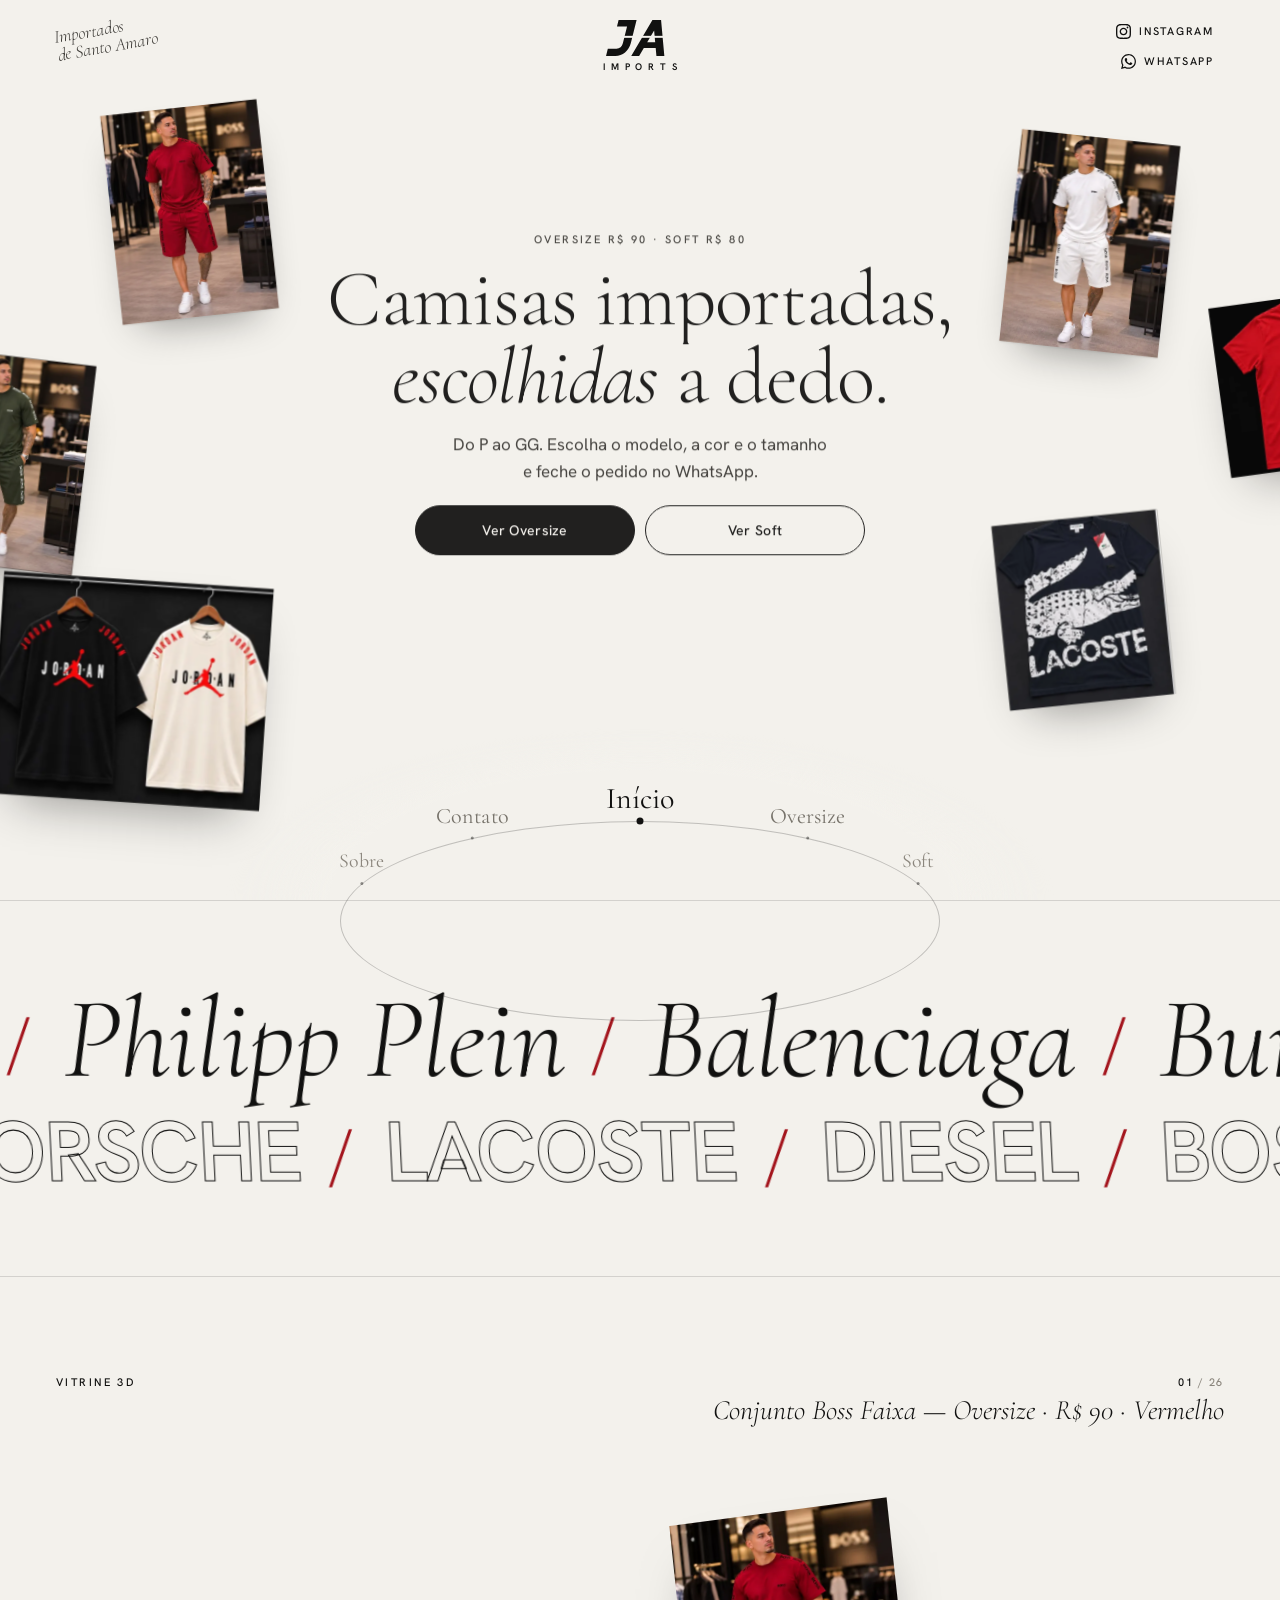
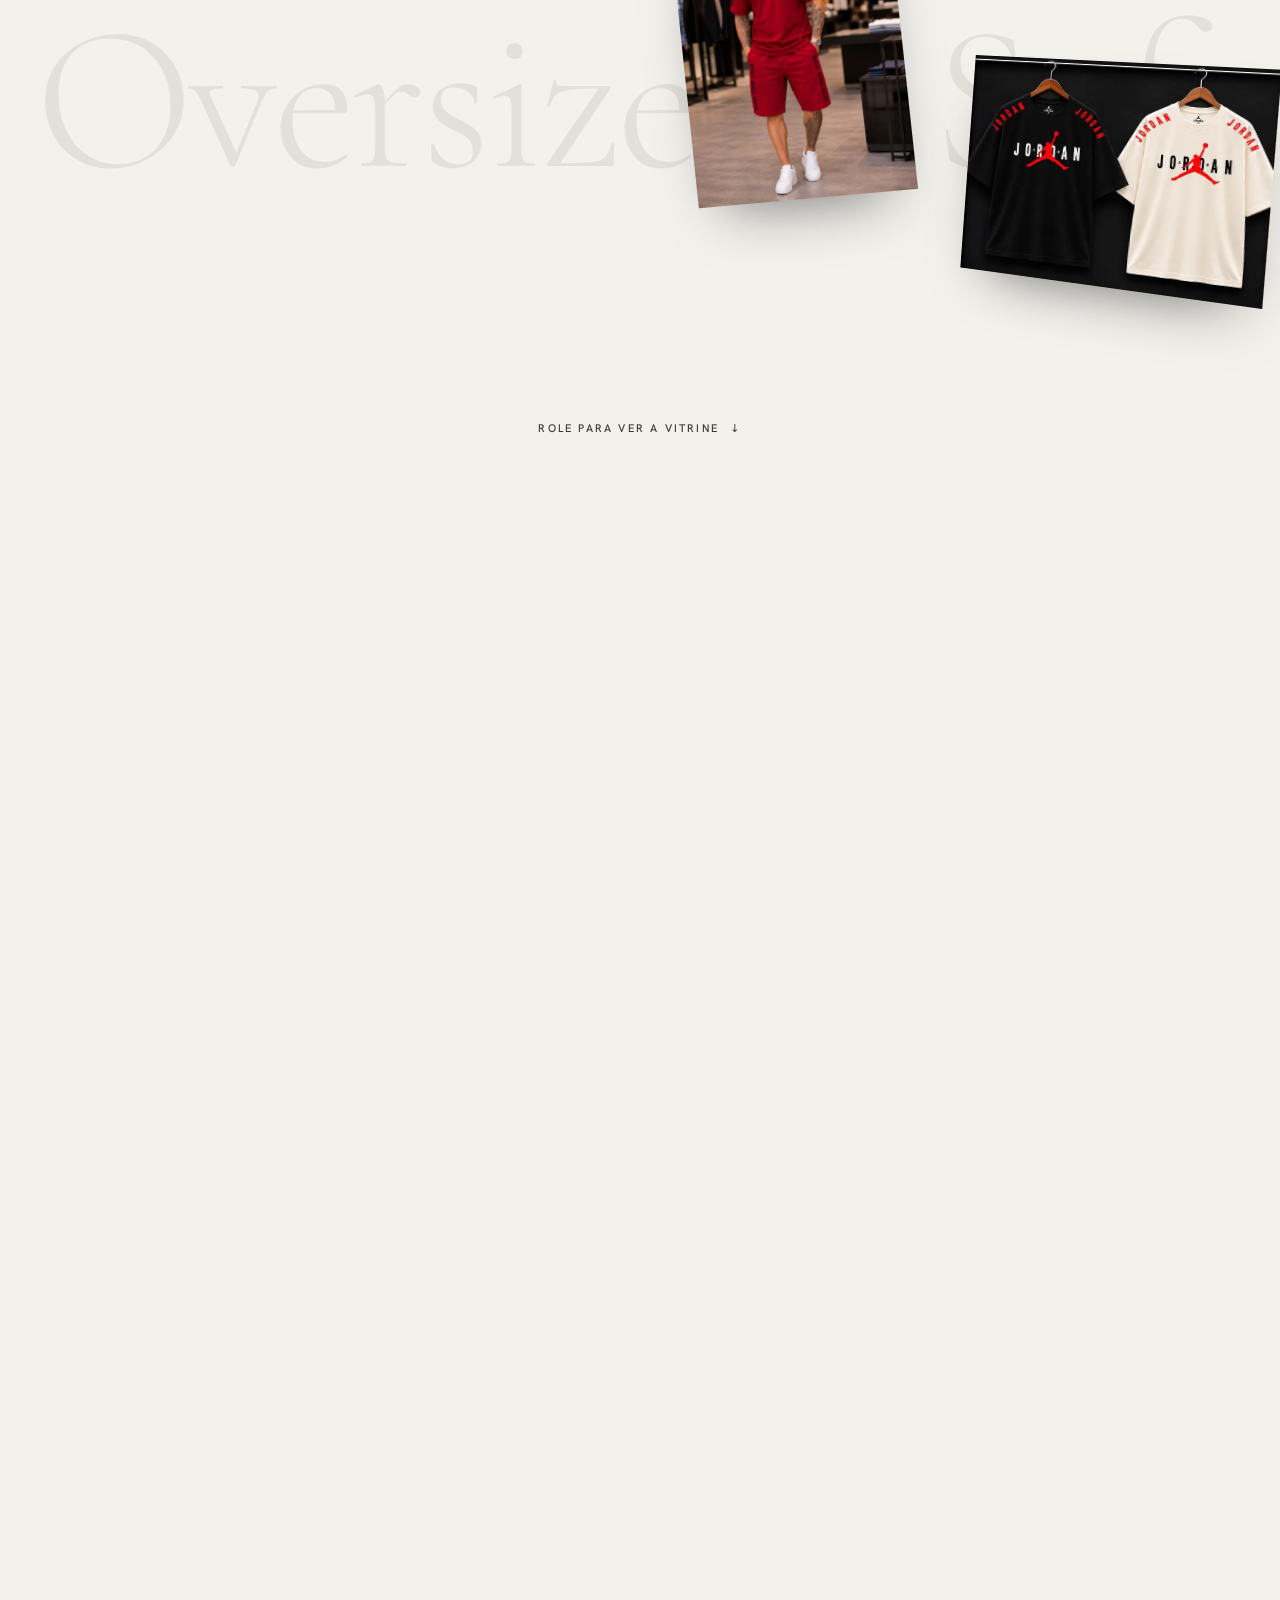
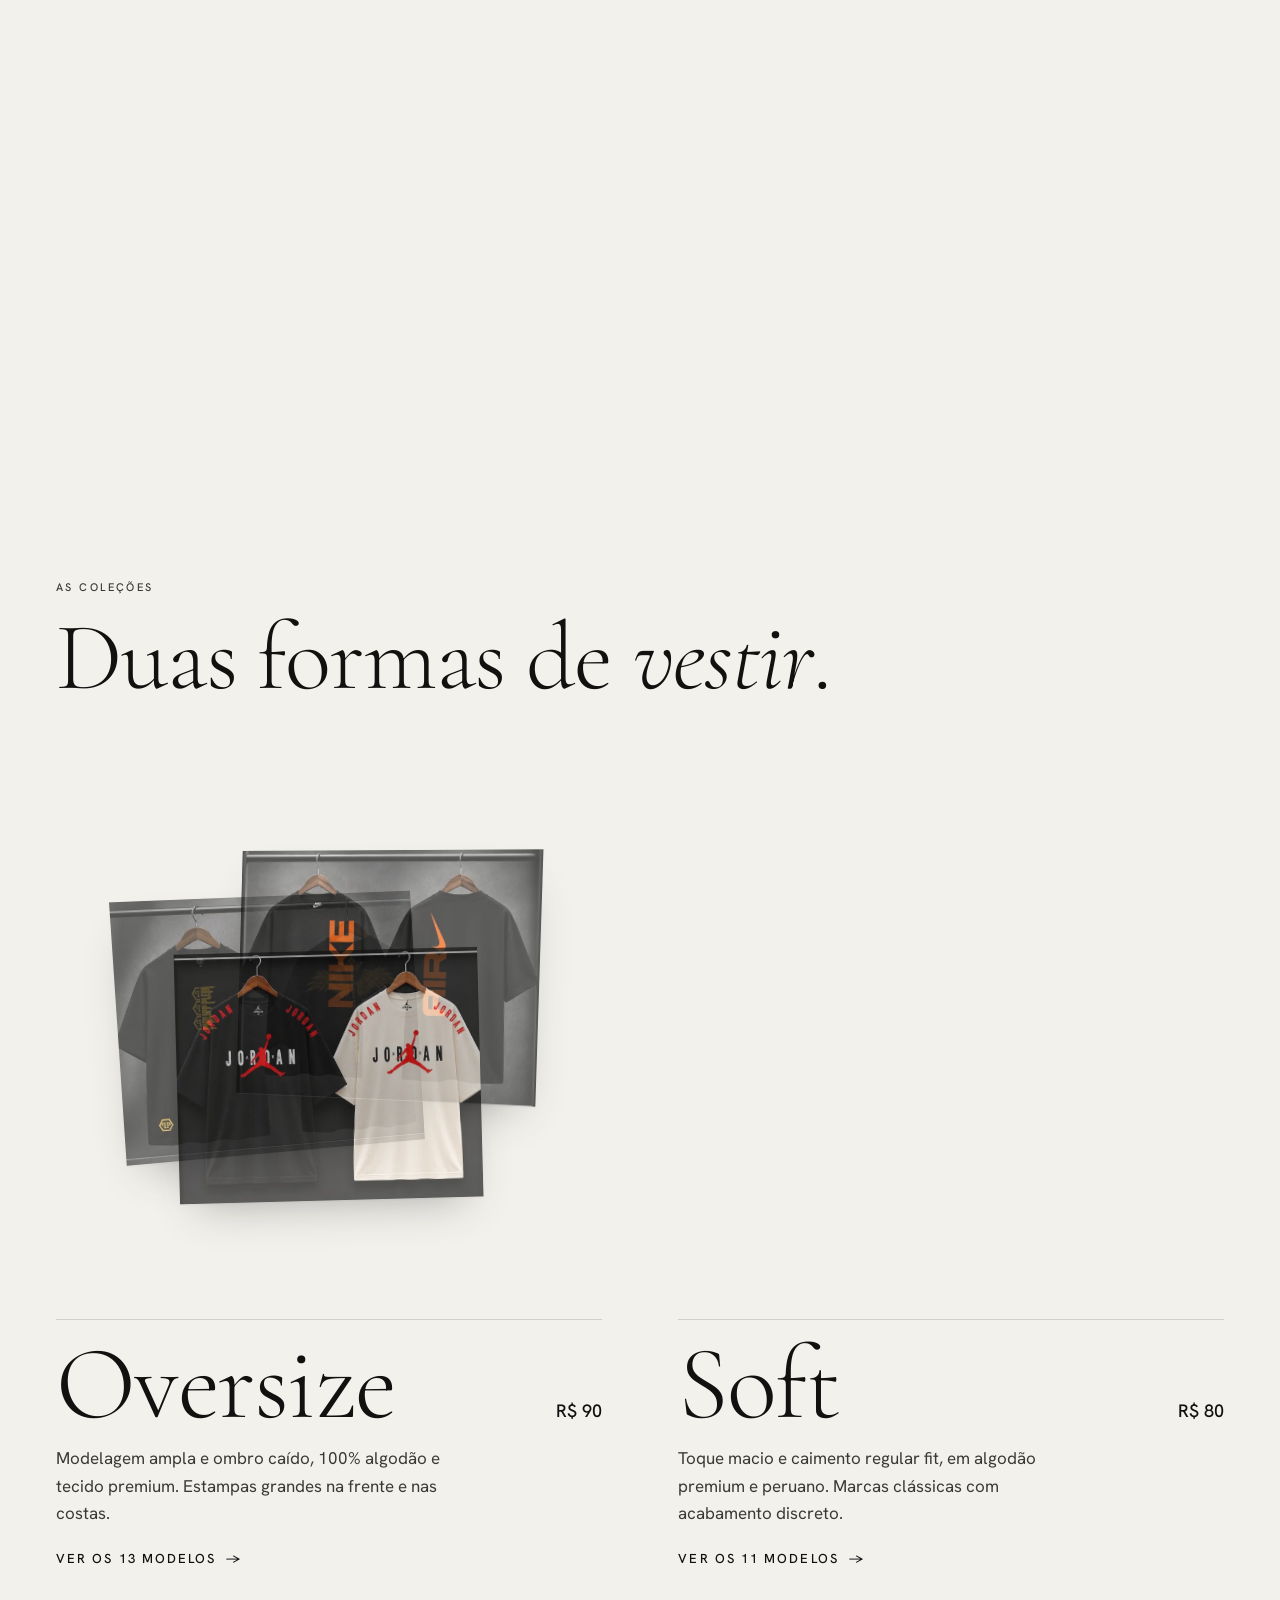
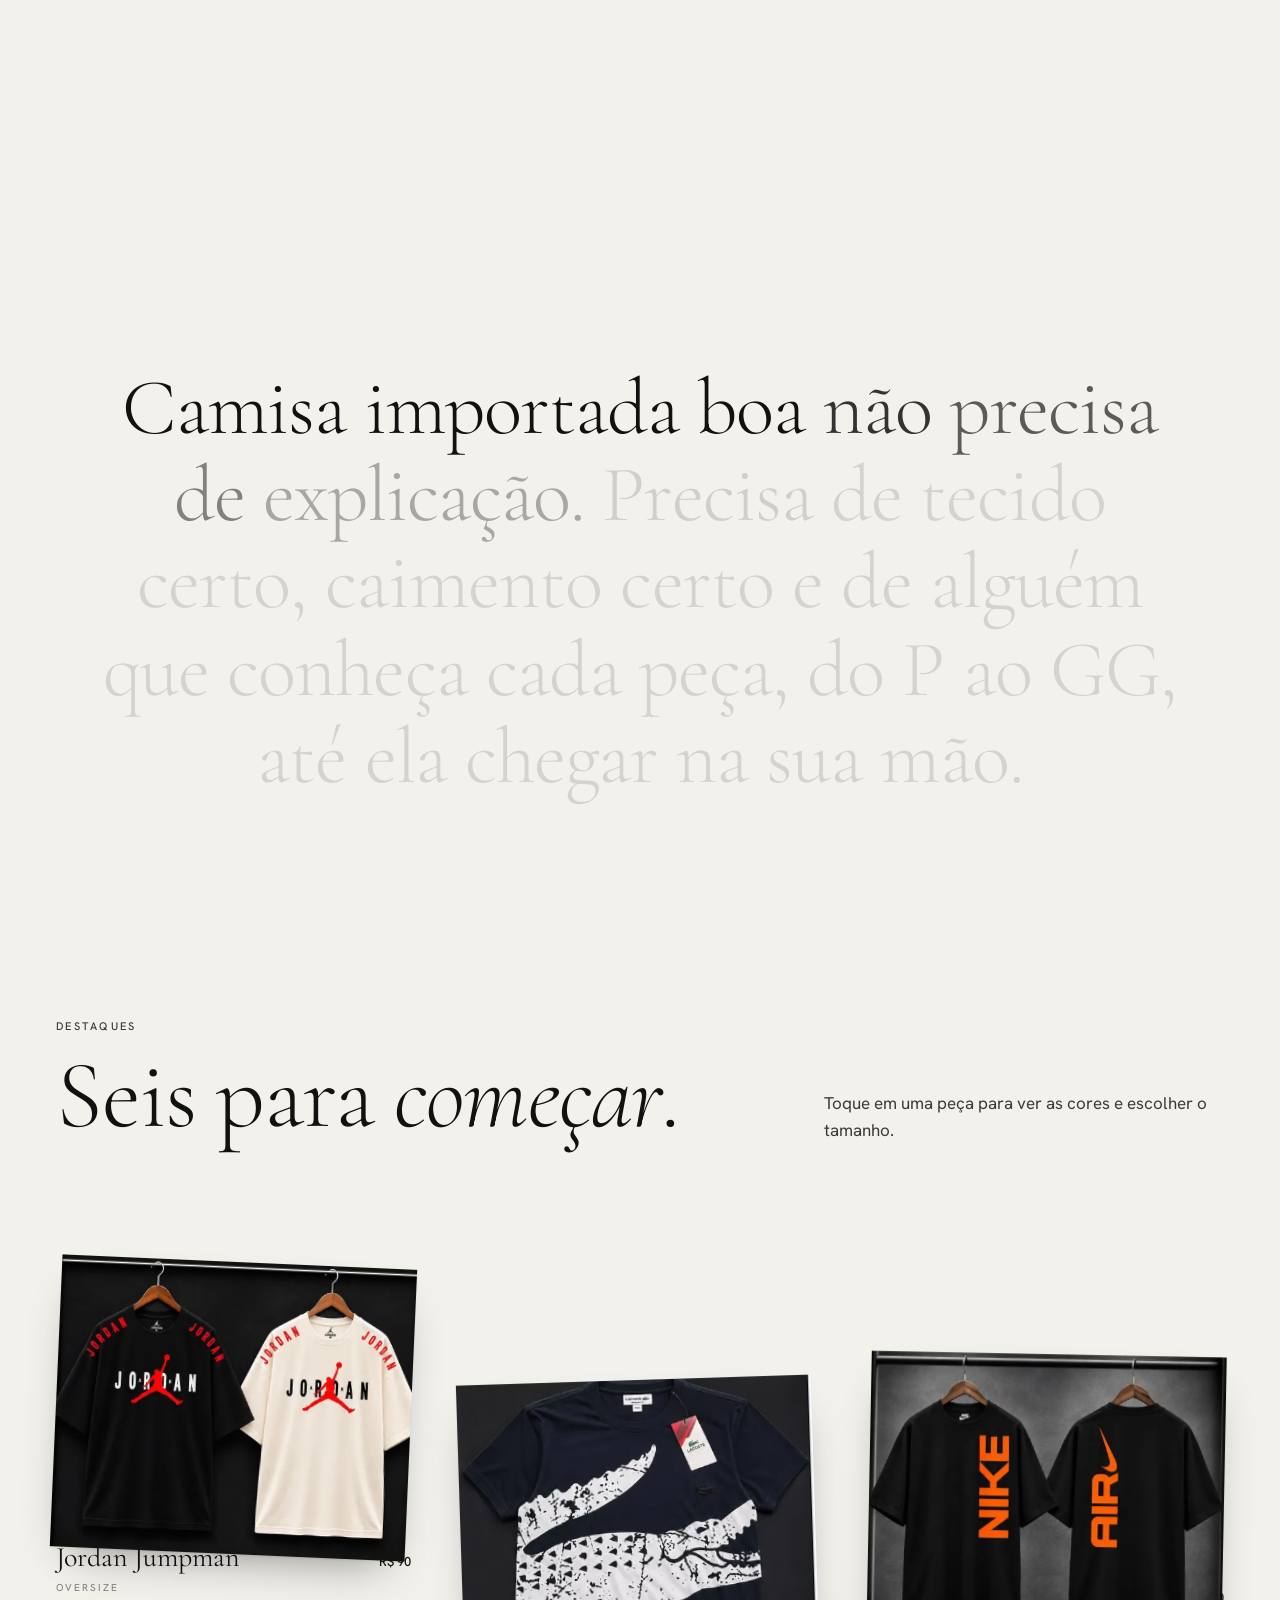
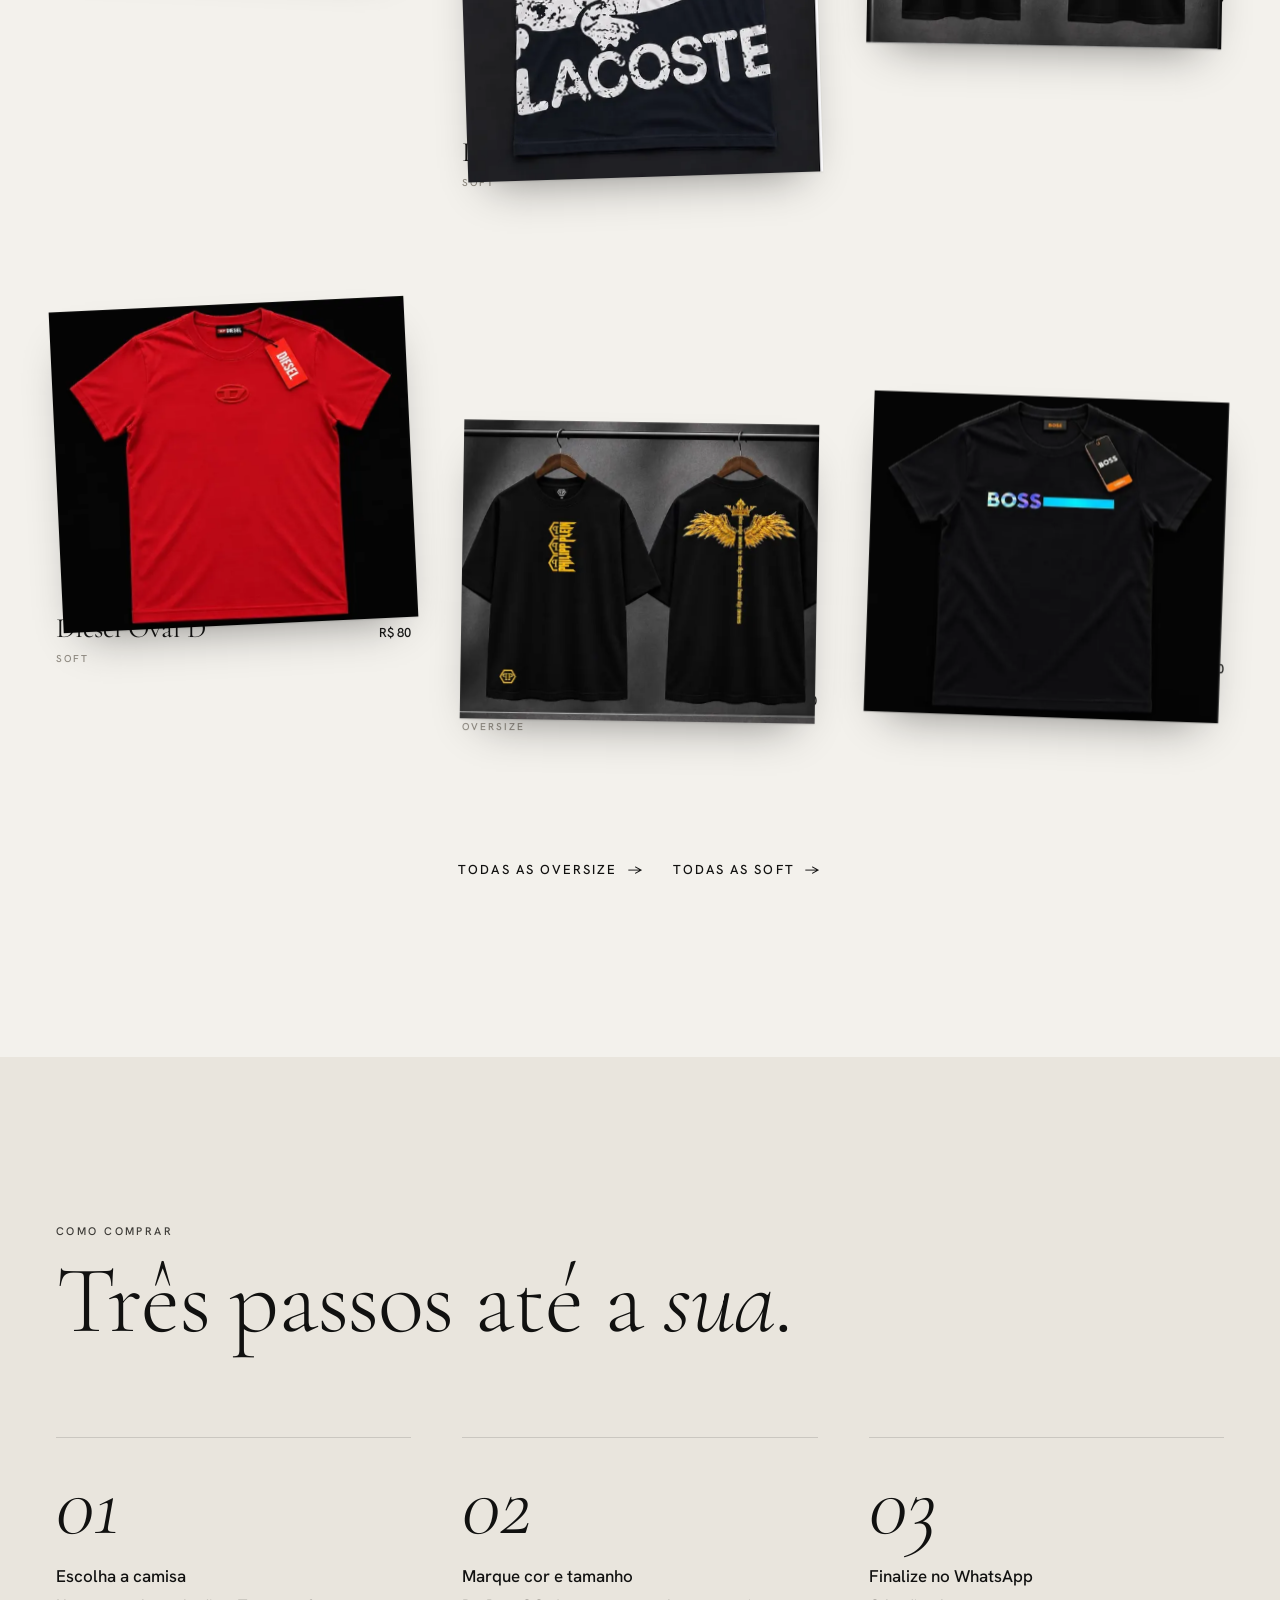
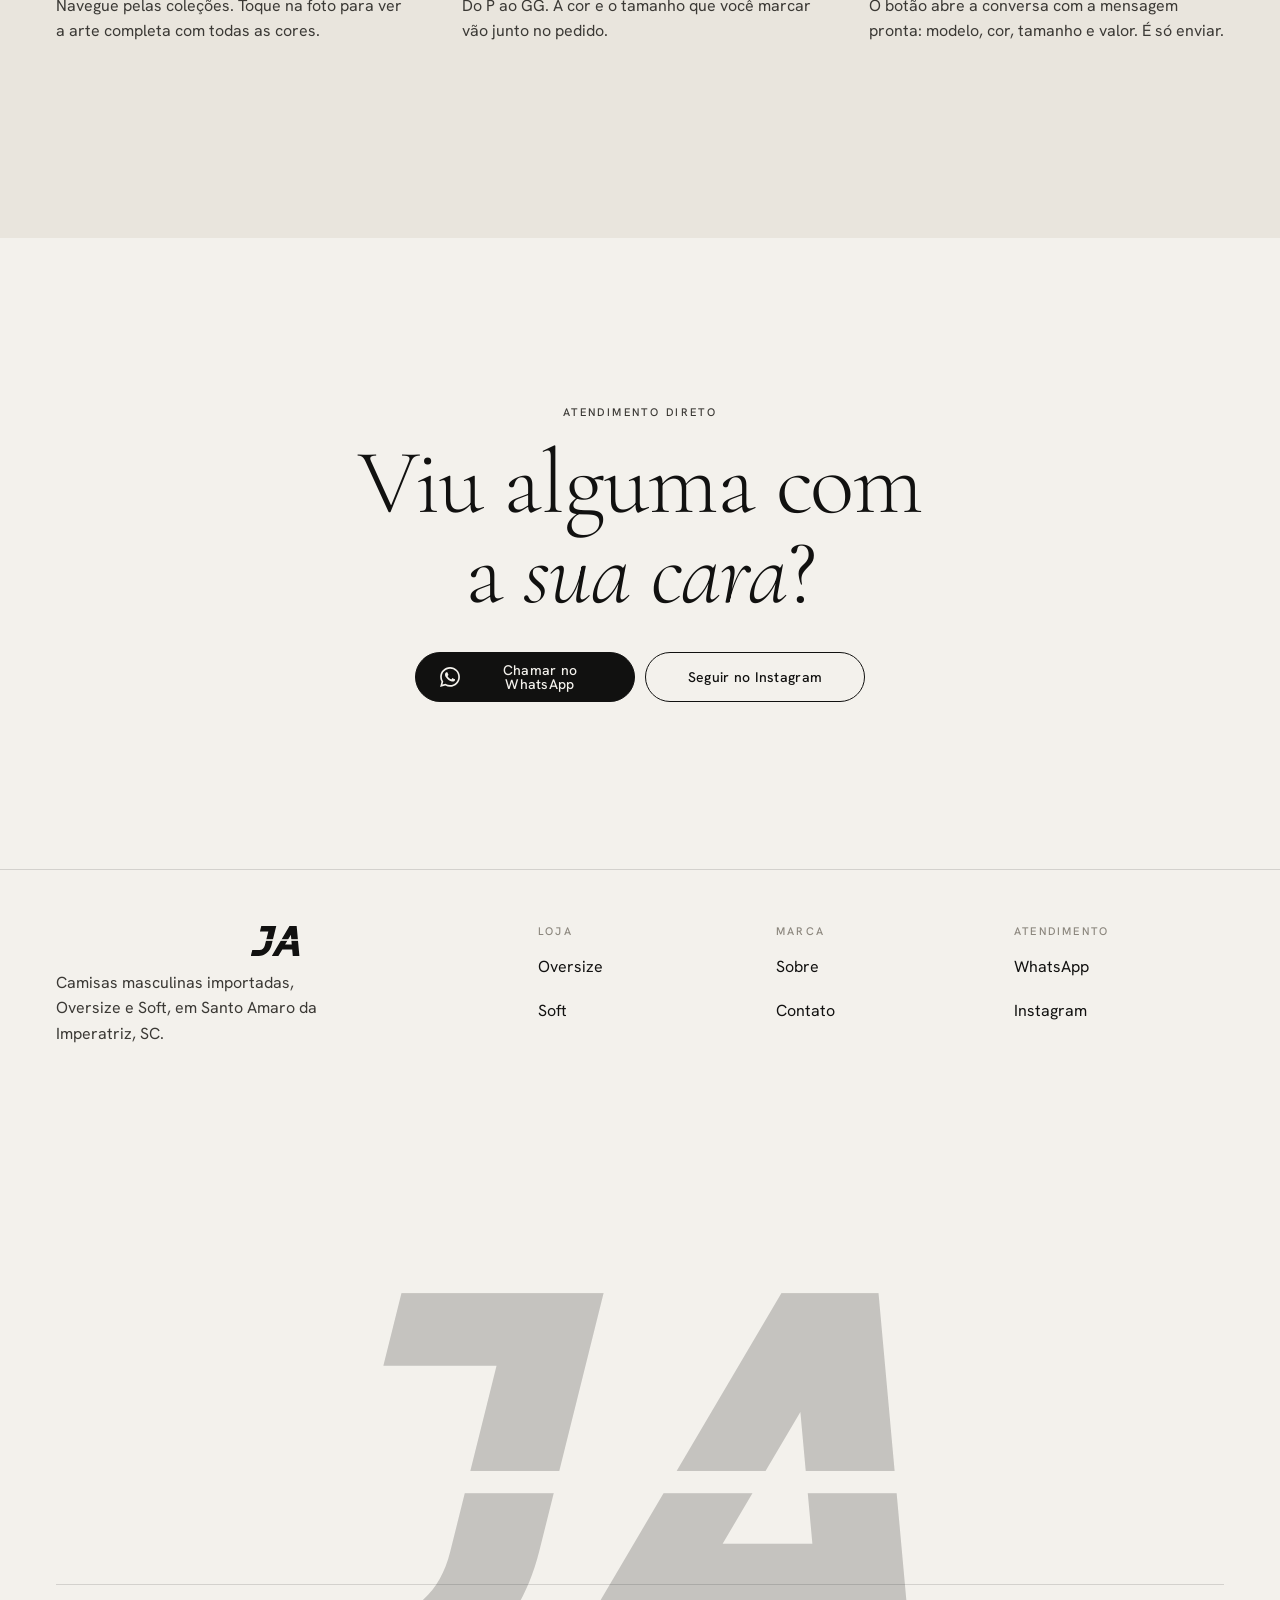
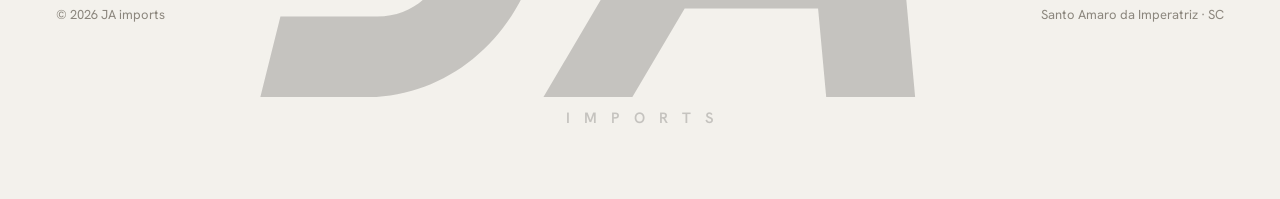
<file: index.html>
<!doctype html>
<html lang="pt-BR" data-page="index.html">
<head>
<meta charset="utf-8">
<meta name="viewport" content="width=device-width, initial-scale=1, viewport-fit=cover">
<title>JA imports | Camisas masculinas importadas em Santo Amaro da Imperatriz, SC</title>
<meta name="description" content="Camisas masculinas importadas Oversize (R$ 90) e Soft (R$ 80), do P ao GG. Escolha modelo, cor e tamanho e peça direto pelo WhatsApp. Santo Amaro da Imperatriz, SC.">
<meta name="theme-color" content="#F3F1EC">
<meta property="og:type" content="website">
<meta property="og:locale" content="pt_BR">
<meta property="og:site_name" content="JA imports">
<meta property="og:title" content="JA imports | Camisas masculinas importadas em Santo Amaro da Imperatriz, SC">
<meta property="og:description" content="Camisas masculinas importadas Oversize (R$ 90) e Soft (R$ 80), do P ao GG. Escolha modelo, cor e tamanho e peça direto pelo WhatsApp. Santo Amaro da Imperatriz, SC.">
<meta property="og:image" content="assets/og-image.jpg">
<meta property="og:image:width" content="1200">
<meta property="og:image:height" content="630">
<meta name="twitter:card" content="summary_large_image">
<link rel="icon" href="favicon.svg" type="image/svg+xml">
<link rel="apple-touch-icon" href="apple-touch-icon.png">
<link rel="preconnect" href="https://fonts.googleapis.com">
<link rel="preconnect" href="https://fonts.gstatic.com" crossorigin>
<link rel="stylesheet" href="https://fonts.googleapis.com/css2?family=Cormorant+Garamond:ital,wght@0,300;0,400;1,300&family=Hanken+Grotesk:wght@400;500;600&display=swap">
<link rel="stylesheet" href="assets/css/style.css?v=fbdc24ee">
<link rel="preload" as="image" href="assets/img/look/conjunto-boss-verde-600.webp" imagesrcset="assets/img/look/conjunto-boss-verde-600.webp 600w, assets/img/look/conjunto-boss-verde-1086.webp 1086w" imagesizes="(min-width:1000px) 15vw, 40vw">
<script type="application/ld+json">{"@context": "https://schema.org", "@type": "ClothingStore", "name": "JA imports", "description": "Camisas masculinas importadas Oversize e Soft, do P ao GG.", "telephone": "+55 48 98813-6549", "address": {"@type": "PostalAddress", "addressLocality": "Santo Amaro da Imperatriz", "addressRegion": "SC", "addressCountry": "BR"}, "sameAs": ["https://www.instagram.com/jacksonofici4l/"], "priceRange": "R$ 80 – R$ 90"}</script>
<script>(function(){var h=document.documentElement;h.classList.add('js');try{if(sessionStorage.getItem('ja-intro')||matchMedia('(prefers-reduced-motion: reduce)').matches)h.classList.add('sem-intro');else sessionStorage.setItem('ja-intro','1')}catch(e){h.classList.add('sem-intro')}})()</script>
<script src="assets/js/produtos.js?v=cec2f404" defer></script>
<script src="assets/vendor/gsap.min.js?v=ff86cb55" defer></script>
<script src="assets/vendor/ScrollTrigger.min.js?v=2e3b8c36" defer></script>
<script src="assets/vendor/lenis.min.js?v=3c513ccf" defer></script>
<script src="assets/js/main.js?v=feda7186" defer></script>
<script src="assets/js/movimento.js?v=7a43073d" defer></script>
</head>
<body>
<a class="skip" href="#conteudo">Pular para o conteúdo</a>
<svg width="0" height="0" style="position:absolute" aria-hidden="true" focusable="false">
  <defs>
    <mask id="ja-corte" maskUnits="userSpaceOnUse" x="0" y="0" width="188" height="100">
      <rect width="188" height="100" fill="#fff"/><rect y="44" width="188" height="5.5" fill="#000"/>
    </mask>
    <symbol id="ja-mono" viewBox="0 0 188 100"><g mask="url(#ja-corte)"><g transform="translate(25 0) skewX(-14)"><path d="M10 0H60V64C60 86 46 100 26 100H0V80H24C33 80 38 74 38 64V18H10Z"/><path fill-rule="evenodd" d="M70 100 104 0H128L162 100H140L132.5 78H99.5L92 100ZM116 29.4 127.1 62H104.9Z"/></g></g></symbol>
    <symbol id="i-ig" viewBox="0 0 256 256"><path d="M127.999746,23.06353 C162.177385,23.06353 166.225393,23.1936027 179.722476,23.8094161 C192.20235,24.3789926 198.979853,26.4642218 203.490736,28.2166477 C209.464938,30.5386501 213.729395,33.3128586 218.208268,37.7917319 C222.687141,42.2706052 225.46135,46.5350617 227.782844,52.5092638 C229.535778,57.0201472 231.621007,63.7976504 232.190584,76.277016 C232.806397,89.7746075 232.93647,93.8226147 232.93647,128.000254 C232.93647,162.177893 232.806397,166.225901 232.190584,179.722984 C231.621007,192.202858 229.535778,198.980361 227.782844,203.491244 C225.46135,209.465446 222.687141,213.729903 218.208268,218.208776 C213.729395,222.687649 209.464938,225.461858 203.490736,227.783352 C198.979853,229.536286 192.20235,231.621516 179.722476,232.191092 C166.227425,232.806905 162.179418,232.936978 127.999746,232.936978 C93.8200742,232.936978 89.772067,232.806905 76.277016,232.191092 C63.7971424,231.621516 57.0196391,229.536286 52.5092638,227.783352 C46.5345536,225.461858 42.2700971,222.687649 37.7912238,218.208776 C33.3123505,213.729903 30.538142,209.465446 28.2166477,203.491244 C26.4637138,198.980361 24.3784845,192.202858 23.808908,179.723492 C23.1930946,166.225901 23.0630219,162.177893 23.0630219,128.000254 C23.0630219,93.8226147 23.1930946,89.7746075 23.808908,76.2775241 C24.3784845,63.7976504 26.4637138,57.0201472 28.2166477,52.5092638 C30.538142,46.5350617 33.3123505,42.2706052 37.7912238,37.7917319 C42.2700971,33.3128586 46.5345536,30.5386501 52.5092638,28.2166477 C57.0196391,26.4642218 63.7971424,24.3789926 76.2765079,23.8094161 C89.7740994,23.1936027 93.8221066,23.06353 127.999746,23.06353 M127.999746,0 C93.2367791,0 88.8783247,0.147348072 75.2257637,0.770274749 C61.601148,1.39218523 52.2968794,3.55566141 44.1546281,6.72008828 C35.7374966,9.99121548 28.5992446,14.3679613 21.4833489,21.483857 C14.3674532,28.5997527 9.99070739,35.7380046 6.71958019,44.1551362 C3.55515331,52.2973875 1.39167714,61.6016561 0.769766653,75.2262718 C0.146839975,88.8783247 0,93.2372872 0,128.000254 C0,162.763221 0.146839975,167.122183 0.769766653,180.774236 C1.39167714,194.398852 3.55515331,203.703121 6.71958019,211.845372 C9.99070739,220.261995 14.3674532,227.400755 21.4833489,234.516651 C28.5992446,241.632547 35.7374966,246.009293 44.1546281,249.28042 C52.2968794,252.444847 61.601148,254.608323 75.2257637,255.230233 C88.8783247,255.85316 93.2367791,256 127.999746,256 C162.762713,256 167.121675,255.85316 180.773728,255.230233 C194.398344,254.608323 203.702613,252.444847 211.844864,249.28042 C220.261995,246.009293 227.400247,241.632547 234.516143,234.516651 C241.632039,227.400755 246.008785,220.262503 249.279912,211.845372 C252.444339,203.703121 254.607815,194.398852 255.229725,180.774236 C255.852652,167.122183 256,162.763221 256,128.000254 C256,93.2372872 255.852652,88.8783247 255.229725,75.2262718 C254.607815,61.6016561 252.444339,52.2973875 249.279912,44.1551362 C246.008785,35.7380046 241.632039,28.5997527 234.516143,21.483857 C227.400247,14.3679613 220.261995,9.99121548 211.844864,6.72008828 C203.702613,3.55566141 194.398344,1.39218523 180.773728,0.770274749 C167.121675,0.147348072 162.762713,0 127.999746,0 Z M127.999746,62.2703115 C91.698262,62.2703115 62.2698034,91.69877 62.2698034,128.000254 C62.2698034,164.301738 91.698262,193.730197 127.999746,193.730197 C164.30123,193.730197 193.729689,164.301738 193.729689,128.000254 C193.729689,91.69877 164.30123,62.2703115 127.999746,62.2703115 Z M127.999746,170.667175 C104.435741,170.667175 85.3328252,151.564259 85.3328252,128.000254 C85.3328252,104.436249 104.435741,85.3333333 127.999746,85.3333333 C151.563751,85.3333333 170.666667,104.436249 170.666667,128.000254 C170.666667,151.564259 151.563751,170.667175 127.999746,170.667175 Z M211.686338,59.6734287 C211.686338,68.1566129 204.809755,75.0337031 196.326571,75.0337031 C187.843387,75.0337031 180.966297,68.1566129 180.966297,59.6734287 C180.966297,51.1902445 187.843387,44.3136624 196.326571,44.3136624 C204.809755,44.3136624 211.686338,51.1902445 211.686338,59.6734287 Z"/></symbol>
    <symbol id="i-wa" viewBox="0 0 256 258"><path fill-rule="evenodd" d="M1.07062531,127.416078 C1.06284837,149.873286 6.93054909,171.796478 18.0839762,191.11958 L0,257.147091 L67.5712334,239.429927 C86.1892261,249.581425 107.15067,254.933255 128.481518,254.941032 L128.535957,254.941032 C198.783754,254.941032 255.970181,197.772751 256,127.518474 C256.011658,93.4697375 242.763642,61.4533745 218.700495,37.3681934 C194.63346,13.2856047 162.632651,0.0142577221 128.535957,0 C58.2751986,0 1.09914076,57.1592078 1.07062531,127.416078 Z M41.3098055,187.792346 L38.7874848,183.787222 C28.1810358,166.922929 22.5829356,147.435216 22.5907045,127.423855 C22.6140434,69.0294095 70.1376234,21.5213834 128.576138,21.5213834 C156.875124,21.5330488 183.472256,32.5646372 203.47584,52.5811829 C223.479424,72.5990247 234.486386,99.2091187 234.478613,127.510697 C234.452686,185.906438 186.92781,233.420945 128.535957,233.420945 L128.49448,233.420945 C109.481159,233.410576 90.8346512,228.305015 74.571775,218.656426 L70.7014515,216.360933 L30.6035524,226.874058 L41.3098055,187.792346 Z M96.6782434,74.1484502 C94.2920192,68.8445776 91.781364,68.7382928 89.5117939,68.6449695 C87.6544015,68.565904 85.5300009,68.5710189 83.4081926,68.5710189 C81.2837921,68.5710189 77.8334233,69.369521 74.9157749,72.5554738 C71.9955342,75.7427228 63.7675324,83.4470773 63.7675324,99.1163139 C63.7675324,114.786847 75.181487,129.928547 76.7718711,132.05554 C78.3648475,134.178645 98.8052363,167.362845 131.176746,180.128691 C158.081068,190.737732 163.556033,188.627589 169.395218,188.096165 C175.234404,187.566037 188.238742,180.394403 190.891975,172.957057 C193.546503,165.521006 193.546503,159.146509 192.750663,157.815356 C191.954823,156.488091 189.830423,155.690955 186.645766,154.099275 C183.459813,152.506298 167.802242,144.800648 164.883297,143.737799 C161.963057,142.676247 159.839952,142.146119 157.715552,145.334664 C155.592447,148.519321 149.492734,155.690955 147.634046,157.815356 C145.776654,159.943645 143.917965,160.209357 140.733309,158.61638 C137.547356,157.018219 127.289573,153.658582 115.121255,142.809751 C105.652831,134.367884 99.2614834,123.942897 97.4027949,120.754351 C95.5454026,117.569695 97.204483,115.84451 98.8013479,114.256719 C100.232305,112.82965 101.987301,110.538045 103.580277,108.679357 C105.169365,106.819372 105.699493,105.492108 106.761045,103.367707 C107.823894,101.242011 107.292469,99.382026 106.496629,97.7890496 C105.699493,96.1960732 99.5103455,80.4464749 96.6782434,74.1484502"/></symbol>
  </defs>
</svg>
<div class="intro" aria-hidden="true"><div class="intro__logo"><div class="intro__mono-wrap"><svg class="intro__mono intro__mono--a" viewBox="0 0 188 100"><use href="#ja-mono"></use></svg><svg class="intro__mono intro__mono--b" viewBox="0 0 188 100"><use href="#ja-mono"></use></svg></div><span class="intro__sub">Imports</span></div></div>
<header class="site-header">
  <p class="tagline">Importados<br>de Santo Amaro</p>
  <a class="brand" href="index.html" aria-label="JA imports, página inicial">
    <svg class="brand__mono" viewBox="0 0 188 100" aria-hidden="true"><use href="#ja-mono"></use></svg>
    <span class="brand__sub" aria-hidden="true">Imports</span>
  </a>
  <nav class="social" aria-label="Redes sociais">
    <a href="https://www.instagram.com/jacksonofici4l/" data-ig target="_blank" rel="noopener" aria-label="Instagram da JA imports"><svg class="ic" aria-hidden="true"><use href="#i-ig"></use></svg><span>Instagram</span></a>
    <a href="https://wa.me/5548988136549?text=Ol%C3%A1%2C%20JA%20imports%21%20Vim%20pelo%20site%20e%20quero%20saber%20mais%20sobre%20as%20camisas." data-wa target="_blank" rel="noopener" aria-label="WhatsApp da JA imports"><svg class="ic" aria-hidden="true"><use href="#i-wa"></use></svg><span>WhatsApp</span></a>
  </nav>
</header>
<main id="conteudo">
<section class="hero" aria-labelledby="hero-titulo">
  <div class="hero__stage">
    <figure class="hero__ph" style="--i:0;--x:1%;--y:9%;--w:34%;--z:2;--X:6.5%;--Y:10%;--W:13%;--rm:-6deg;--rd:-6deg;--fx:60px">
      <div class="ph3d" data-z="-90"><a class="tilt" href="oversize.html#conjunto-boss" style="--ar:1086/1448"><img src="assets/img/look/conjunto-boss-vermelho-600.webp" srcset="assets/img/look/conjunto-boss-vermelho-600.webp 600w, assets/img/look/conjunto-boss-vermelho-1086.webp 1086w" sizes="(min-width:1000px) 15vw, 40vw" width="1086" height="1448" alt="Homem com conjunto Boss vermelho de camiseta e bermuda" fetchpriority="high" decoding="async"></a></div>
    </figure>
    <figure class="hero__ph" style="--i:1;--x:65%;--y:3%;--w:34%;--z:2;--X:80%;--Y:14%;--W:13%;--rm:6deg;--rd:6deg;--fx:-60px">
      <div class="ph3d" data-z="-70"><a class="tilt" href="oversize.html#conjunto-boss" style="--ar:1086/1448"><img src="assets/img/look/conjunto-boss-branco-600.webp" srcset="assets/img/look/conjunto-boss-branco-600.webp 600w, assets/img/look/conjunto-boss-branco-1086.webp 1086w" sizes="(min-width:1000px) 15vw, 40vw" width="1086" height="1448" alt="Homem com conjunto Boss branco de camiseta e bermuda" decoding="async"></a></div>
    </figure>
    <figure class="hero__ph" style="--i:2;--x:30%;--y:13%;--w:40%;--z:4;--X:-4%;--Y:40%;--W:12%;--rm:-1.5deg;--rd:7deg;--fx:0px">
      <div class="ph3d" data-z="30"><a class="tilt" href="oversize.html#conjunto-boss" style="--ar:1086/1448"><img src="assets/img/look/conjunto-boss-verde-600.webp" srcset="assets/img/look/conjunto-boss-verde-600.webp 600w, assets/img/look/conjunto-boss-verde-1086.webp 1086w" sizes="(min-width:1000px) 15vw, 40vw" width="1086" height="1448" alt="Homem com conjunto Boss verde de camiseta e bermuda" fetchpriority="high" decoding="async"></a></div>
    </figure>
    <figure class="hero__ph" style="--i:3;--x:-6%;--y:54%;--w:47%;--z:3;--X:5%;--Y:63%;--W:19%;--rm:4deg;--rd:4deg;--fx:60px">
      <div class="ph3d" data-z="130"><a class="tilt" href="oversize.html#jordan-jumpman" style="--ar:974/800"><img src="assets/img/oversize/jordan-jumpman-560.webp" srcset="assets/img/oversize/jordan-jumpman-560.webp 560w, assets/img/oversize/jordan-jumpman-974.webp 974w" sizes="(min-width:1000px) 20vw, 47vw" width="974" height="800" alt="Camisetas oversize Jordan preta e off white" decoding="async"></a></div>
    </figure>
    <figure class="hero__ph" style="--i:4;--x:66%;--y:51%;--w:36%;--z:3;--X:76%;--Y:57%;--W:12%;--rm:-5deg;--rd:-6deg;--fx:-60px">
      <div class="ph3d" data-z="90"><a class="tilt" href="soft.html#lacoste-croco" style="--ar:768/858"><img src="assets/img/soft/lacoste-croco-560.webp" srcset="assets/img/soft/lacoste-croco-560.webp 560w, assets/img/soft/lacoste-croco-768.webp 768w" sizes="(min-width:1000px) 20vw, 47vw" width="768" height="858" alt="Camiseta soft Lacoste azul marinho com crocodilo branco" decoding="async"></a></div>
    </figure>
    <figure class="hero__ph" style="--i:5;--x:36%;--y:61%;--w:30%;--z:5;--X:89.5%;--Y:35%;--W:13%;--rm:3deg;--rd:-8deg;--fx:0px">
      <div class="ph3d" data-z="160"><a class="tilt" href="soft.html#diesel-oval-d" style="--ar:750/678"><img src="assets/img/soft/diesel-oval-d-560.webp" srcset="assets/img/soft/diesel-oval-d-560.webp 560w, assets/img/soft/diesel-oval-d-750.webp 750w" sizes="(min-width:1000px) 20vw, 47vw" width="750" height="678" alt="Camiseta soft Diesel vermelha com logo oval em relevo" decoding="async"></a></div>
    </figure>
  </div>
  <div class="hero__copy">
    <p class="eyebrow fade-up" style="--delay:.3s">Oversize R$ 90 · Soft R$ 80</p>
    <h1 class="display" id="hero-titulo"><span class="line" style="--l:0"><span>Camisas importadas,</span></span><span class="line" style="--l:1"><span><em>escolhidas</em> a dedo.</span></span></h1>
    <p class="lead fade-up" style="--delay:.75s">Do P ao GG. Escolha o modelo, a cor e o tamanho e feche o pedido no WhatsApp.</p>
    <div class="actions fade-up" style="--delay:.9s">
      <a class="btn btn--solid" href="oversize.html">Ver Oversize</a>
      <a class="btn btn--ghost" href="soft.html">Ver Soft</a>
    </div>
  </div>
</section>

<section class="marquee" aria-label="Marcas na vitrine: Jordan, Nike, Philipp Plein, Balenciaga, Burberry, Puma, Chicago Bulls, Lakers, Lacoste, Diesel, Boss, Tommy Hilfiger, Brooksfield, Porsche">
  <div class="marquee__row" aria-hidden="true"><span class="marquee__track"><span>Jordan</span><i>/</i><span>Nike</span><i>/</i><span>Philipp Plein</span><i>/</i><span>Balenciaga</span><i>/</i><span>Burberry</span><i>/</i><span>Puma</span><i>/</i><span>Chicago Bulls</span><i>/</i><span>Lakers</span><i>/</i></span><span class="marquee__track"><span>Jordan</span><i>/</i><span>Nike</span><i>/</i><span>Philipp Plein</span><i>/</i><span>Balenciaga</span><i>/</i><span>Burberry</span><i>/</i><span>Puma</span><i>/</i><span>Chicago Bulls</span><i>/</i><span>Lakers</span><i>/</i></span></div>
  <div class="marquee__row marquee__row--2" aria-hidden="true"><span class="marquee__track"><span>Lacoste</span><i>/</i><span>Diesel</span><i>/</i><span>Boss</span><i>/</i><span>Tommy Hilfiger</span><i>/</i><span>Brooksfield</span><i>/</i><span>Porsche</span><i>/</i></span><span class="marquee__track"><span>Lacoste</span><i>/</i><span>Diesel</span><i>/</i><span>Boss</span><i>/</i><span>Tommy Hilfiger</span><i>/</i><span>Brooksfield</span><i>/</i><span>Porsche</span><i>/</i></span></div>
</section>

<section class="g3d-trilho" aria-labelledby="g3d-titulo">
  <div class="g3d">
  <p class="g3d__fundo" aria-hidden="true">Oversize <em>&amp;</em> Soft</p>
  <div class="g3d__cena"><div class="g3d__roda"></div></div>
  <div class="g3d__info">
    <h2 class="g3d__titulo" id="g3d-titulo">Vitrine 3D</h2>
    <p class="g3d__agora"><span class="g3d__n">01</span><span class="g3d__total"></span><span class="g3d__nome"></span></p>
  </div>
  <p class="g3d__dica" aria-hidden="true">Role para ver a vitrine <span>↓</span></p>
  </div>
</section>

<section class="section" aria-labelledby="colecoes-titulo">
  <div class="wrap">
    <div class="section-head reveal">
      <div><p class="eyebrow">As coleções</p><h2 class="title" id="colecoes-titulo" style="margin-top:14px">Duas formas de <em>vestir</em>.</h2></div>
    </div>
    <div class="colecoes">
      <a class="colecao reveal" href="oversize.html">
        <span class="colecao__deck" aria-hidden="true">
          <span class="deck-card d1"><span class="tilt" style="--ar:950/800"><img src="assets/img/oversize/philipp-plein-wings-560.webp" srcset="assets/img/oversize/philipp-plein-wings-560.webp 560w, assets/img/oversize/philipp-plein-wings-950.webp 950w" sizes="(min-width:900px) 26vw, 56vw" width="950" height="800" alt="" loading="lazy" decoding="async"></span></span>
          <span class="deck-card d2"><span class="tilt" style="--ar:974/800"><img src="assets/img/oversize/nike-air-560.webp" srcset="assets/img/oversize/nike-air-560.webp 560w, assets/img/oversize/nike-air-974.webp 974w" sizes="(min-width:900px) 26vw, 56vw" width="974" height="800" alt="" loading="lazy" decoding="async"></span></span>
          <span class="deck-card d3"><span class="tilt" style="--ar:974/800"><img src="assets/img/oversize/jordan-jumpman-560.webp" srcset="assets/img/oversize/jordan-jumpman-560.webp 560w, assets/img/oversize/jordan-jumpman-974.webp 974w" sizes="(min-width:900px) 26vw, 56vw" width="974" height="800" alt="" loading="lazy" decoding="async"></span></span>
        </span>
        <span class="colecao__meta"><span class="colecao__nome">Oversize</span><span class="colecao__preco" data-preco="oversize">R$ 90</span></span>
        <span class="lead" style="display:block">Modelagem ampla e ombro caído, 100% algodão e tecido premium. Estampas grandes na frente e nas costas.</span>
        <span class="link"><span>Ver os <span data-qtd-col="oversize">13</span> modelos</span> <span class="arrow" aria-hidden="true">→</span></span>
      </a>
      <a class="colecao reveal" href="soft.html" style="--delay:.12s">
        <span class="colecao__deck" aria-hidden="true">
          <span class="deck-card d1"><span class="tilt" style="--ar:750/678"><img src="assets/img/soft/boss-holografica-560.webp" srcset="assets/img/soft/boss-holografica-560.webp 560w, assets/img/soft/boss-holografica-750.webp 750w" sizes="(min-width:900px) 26vw, 56vw" width="750" height="678" alt="" loading="lazy" decoding="async"></span></span>
          <span class="deck-card d2"><span class="tilt" style="--ar:750/678"><img src="assets/img/soft/tommy-since-1985-560.webp" srcset="assets/img/soft/tommy-since-1985-560.webp 560w, assets/img/soft/tommy-since-1985-750.webp 750w" sizes="(min-width:900px) 26vw, 56vw" width="750" height="678" alt="" loading="lazy" decoding="async"></span></span>
          <span class="deck-card d3"><span class="tilt" style="--ar:768/858"><img src="assets/img/soft/lacoste-croco-560.webp" srcset="assets/img/soft/lacoste-croco-560.webp 560w, assets/img/soft/lacoste-croco-768.webp 768w" sizes="(min-width:900px) 26vw, 56vw" width="768" height="858" alt="" loading="lazy" decoding="async"></span></span>
        </span>
        <span class="colecao__meta"><span class="colecao__nome">Soft</span><span class="colecao__preco" data-preco="soft">R$ 80</span></span>
        <span class="lead" style="display:block">Toque macio e caimento regular fit, em algodão premium e peruano. Marcas clássicas com acabamento discreto.</span>
        <span class="link"><span>Ver os <span data-qtd-col="soft">11</span> modelos</span> <span class="arrow" aria-hidden="true">→</span></span>
      </a>
    </div>
  </div>
</section>

<section class="section frase" aria-label="O jeito JA imports">
  <p class="frase__texto" data-palavras>Camisa importada boa não precisa de explicação. Precisa de tecido certo, caimento certo e de alguém que conheça cada peça, do P ao GG, até ela chegar na sua mão.</p>
</section>

<section class="section" aria-labelledby="destaques-titulo" style="padding-top:0">
  <div class="wrap">
    <div class="section-head reveal">
      <div><p class="eyebrow">Destaques</p><h2 class="title" id="destaques-titulo" style="margin-top:14px">Seis para <em>começar</em>.</h2></div>
      <p class="lead">Toque em uma peça para ver as cores e escolher o tamanho.</p>
    </div>
    <div class="destaques" id="destaques"></div>
    <div class="mais">
      <a class="link" href="oversize.html">Todas as Oversize <span class="arrow" aria-hidden="true">→</span></a>
      <a class="link" href="soft.html">Todas as Soft <span class="arrow" aria-hidden="true">→</span></a>
    </div>
  </div>
</section>

<section class="section" aria-labelledby="comprar-titulo" style="background:var(--bg-2)">
  <div class="wrap">
    <div class="section-head reveal">
      <div><p class="eyebrow">Como comprar</p><h2 class="title" id="comprar-titulo" style="margin-top:14px">Três passos até a <em>sua</em>.</h2></div>
    </div>
    <ol class="passos">
      <li class="passo reveal"><span class="passo__n" aria-hidden="true">01</span><h3>Escolha a camisa</h3><p>Navegue pelas coleções. Toque na foto para ver a arte completa com todas as cores.</p></li>
      <li class="passo reveal" style="--delay:.1s"><span class="passo__n" aria-hidden="true">02</span><h3>Marque cor e tamanho</h3><p>Do P ao GG. A cor e o tamanho que você marcar vão junto no pedido.</p></li>
      <li class="passo reveal" style="--delay:.2s"><span class="passo__n" aria-hidden="true">03</span><h3>Finalize no WhatsApp</h3><p>O botão abre a conversa com a mensagem pronta: modelo, cor, tamanho e valor. É só enviar.</p></li>
    </ol>
  </div>
</section>

<section class="section fecho" aria-labelledby="fecho-titulo">
  <div class="wrap reveal">
    <p class="eyebrow">Atendimento direto</p>
    <h2 class="display" id="fecho-titulo">Viu alguma com a <em>sua cara</em>?</h2>
    <div class="actions">
      <a class="btn btn--solid" href="https://wa.me/5548988136549?text=Ol%C3%A1%2C%20JA%20imports%21%20Vim%20pelo%20site%20e%20quero%20saber%20mais%20sobre%20as%20camisas." data-wa target="_blank" rel="noopener"><svg class="ic" aria-hidden="true"><use href="#i-wa"></use></svg>Chamar no WhatsApp</a>
      <a class="btn btn--ghost" href="https://www.instagram.com/jacksonofici4l/" data-ig target="_blank" rel="noopener">Seguir no Instagram</a>
    </div>
  </div>
</section>
</main>
<footer class="site-footer">
  <div class="wrap">
    <div class="footer__brand">
      <svg viewBox="0 0 188 100" role="img" aria-label="JA imports"><use href="#ja-mono"></use></svg>
      <p>Camisas masculinas importadas, Oversize e Soft, em Santo Amaro da Imperatriz, SC.</p>
    </div>
    <div class="footer__cols">
      <div><h2>Loja</h2><ul><li><a href="oversize.html">Oversize</a></li><li><a href="soft.html">Soft</a></li></ul></div>
      <div><h2>Marca</h2><ul><li><a href="sobre.html">Sobre</a></li><li><a href="contato.html">Contato</a></li></ul></div>
      <div><h2>Atendimento</h2><ul><li><a href="https://wa.me/5548988136549?text=Ol%C3%A1%2C%20JA%20imports%21%20Vim%20pelo%20site%20e%20quero%20saber%20mais%20sobre%20as%20camisas." data-wa target="_blank" rel="noopener">WhatsApp</a></li><li><a href="https://www.instagram.com/jacksonofici4l/" data-ig target="_blank" rel="noopener">Instagram</a></li></ul></div>
    </div>
    <div class="footer__mega" aria-hidden="true"><svg viewBox="0 0 188 100"><use href="#ja-mono"></use></svg><span>Imports</span></div>
    <p class="footer__legal"><span>© 2026 JA imports</span><span>Santo Amaro da Imperatriz · SC</span></p>
  </div>
</footer>
<nav class="dial" id="dial" aria-label="Menu principal" data-current="0">
  <span class="dial__arc" aria-hidden="true"></span><span class="dial__mark" data-k="-2"></span><span class="dial__mark" data-k="-1"></span><span class="dial__mark" data-k="1"></span><span class="dial__mark" data-k="2"></span><span class="dial__dot" aria-hidden="true"></span>
  <a class="dial__item" href="index.html" aria-current="page">Início</a>
  <a class="dial__item" href="oversize.html">Oversize</a>
  <a class="dial__item" href="soft.html">Soft</a>
  <a class="dial__item" href="sobre.html">Sobre</a>
  <a class="dial__item" href="contato.html">Contato</a>
</nav>
<script>(function(){var d=document.getElementById('dial');if(!d)return;var it=[].slice.call(d.querySelectorAll('.dial__item')),n=it.length,c=+d.dataset.current,s=34,p=null;try{var v=sessionStorage.getItem('ja-dial');if(v!==null&&!isNaN(+v))p=+v;}catch(e){}var rm=matchMedia('(prefers-reduced-motion: reduce)').matches;function o(i,k){var x=((i-k)%n+n)%n;return x>n/2?x-n:x;}function set(f){it.forEach(function(el,i){el.style.setProperty('--a',f(i)+'deg');});}[].slice.call(d.querySelectorAll('.dial__mark')).forEach(function(m){m.style.setProperty('--a',(+m.dataset.k*s)+'deg');});if(rm||p===c){set(function(i){return o(i,c)*s;});}else{d.classList.add('dial--still');if(p===null){d.classList.add('dial--intro');set(function(){return 0;});}else{set(function(i){return o(i,p)*s;});}var dd=p===null?0:o(c,p);requestAnimationFrame(function(){requestAnimationFrame(function(){d.classList.remove('dial--still');d.classList.add('is-open');set(function(i){var f=o(i,c);if(p===null)return f*s;var t=o(i,p)-dd;return t===f?f*s:(t<f?f*s-360:f*s+360);});});});}try{sessionStorage.setItem('ja-dial',c);}catch(e){}})();</script>
</body>
</html>
</file>
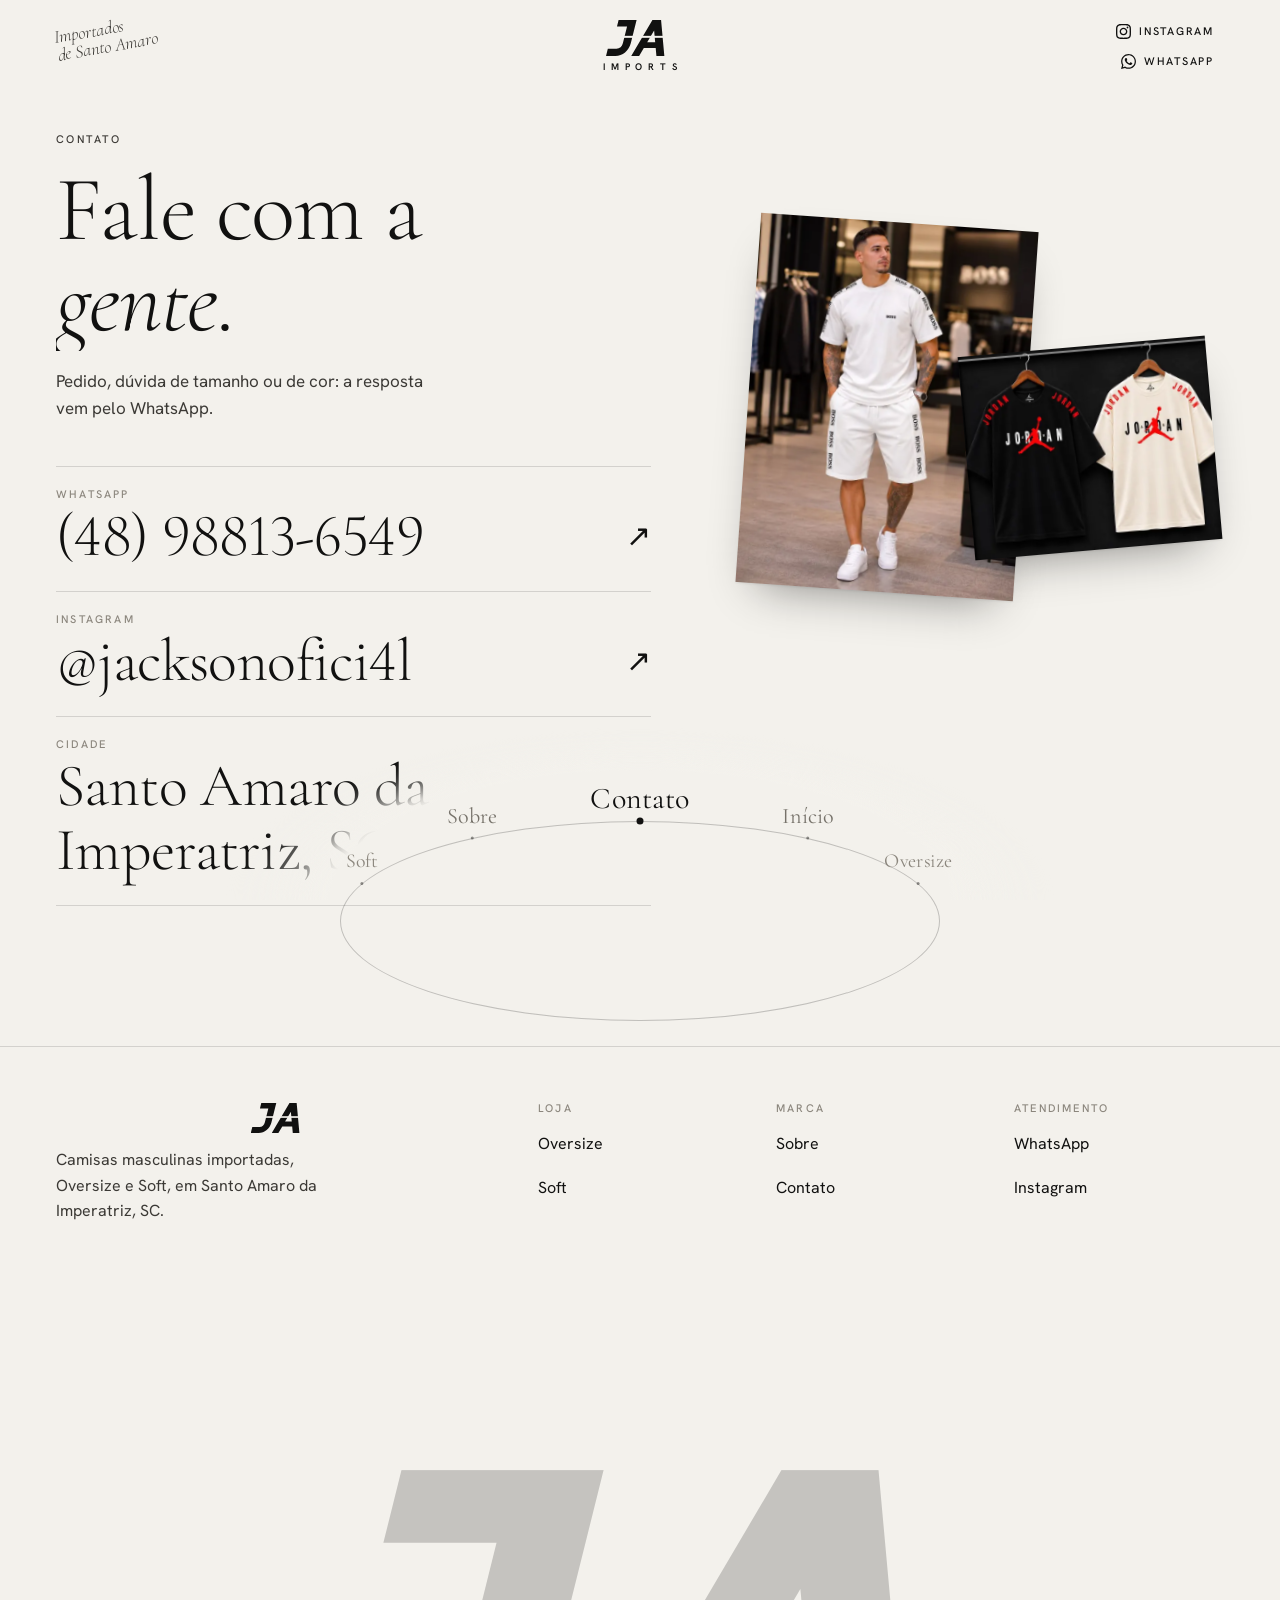
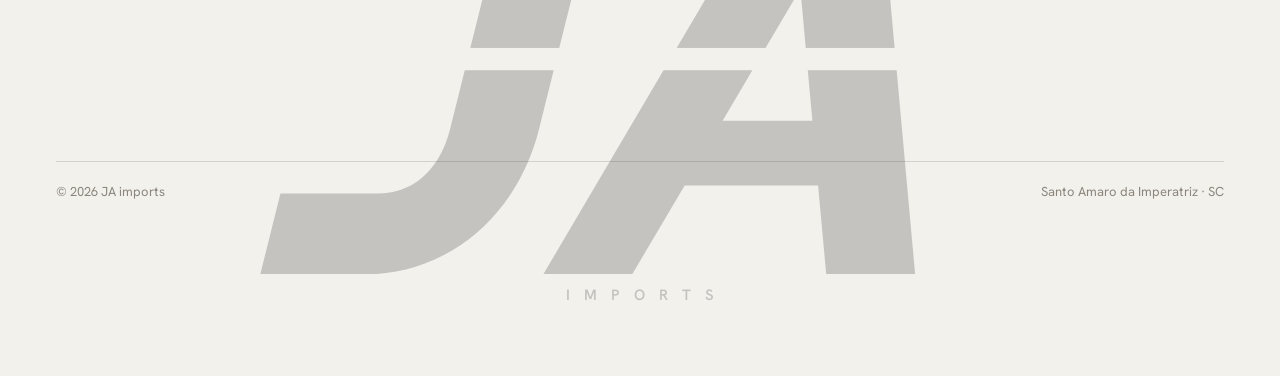
<file: contato.html>
<!doctype html>
<html lang="pt-BR" data-page="contato.html">
<head>
<meta charset="utf-8">
<meta name="viewport" content="width=device-width, initial-scale=1, viewport-fit=cover">
<title>Contato | JA imports, WhatsApp (48) 98813-6549</title>
<meta name="description" content="Fale com a JA imports pelo WhatsApp (48) 98813-6549 ou pelo Instagram. Camisas masculinas importadas em Santo Amaro da Imperatriz, SC.">
<meta name="theme-color" content="#F3F1EC">
<meta property="og:type" content="website">
<meta property="og:locale" content="pt_BR">
<meta property="og:site_name" content="JA imports">
<meta property="og:title" content="Contato | JA imports, WhatsApp (48) 98813-6549">
<meta property="og:description" content="Fale com a JA imports pelo WhatsApp (48) 98813-6549 ou pelo Instagram. Camisas masculinas importadas em Santo Amaro da Imperatriz, SC.">
<meta property="og:image" content="assets/og-image.jpg">
<meta property="og:image:width" content="1200">
<meta property="og:image:height" content="630">
<meta name="twitter:card" content="summary_large_image">
<link rel="icon" href="favicon.svg" type="image/svg+xml">
<link rel="apple-touch-icon" href="apple-touch-icon.png">
<link rel="preconnect" href="https://fonts.googleapis.com">
<link rel="preconnect" href="https://fonts.gstatic.com" crossorigin>
<link rel="stylesheet" href="https://fonts.googleapis.com/css2?family=Cormorant+Garamond:ital,wght@0,300;0,400;1,300&family=Hanken+Grotesk:wght@400;500;600&display=swap">
<link rel="stylesheet" href="assets/css/style.css?v=fbdc24ee">
<script>(function(){var h=document.documentElement;h.classList.add('js');try{if(sessionStorage.getItem('ja-intro')||matchMedia('(prefers-reduced-motion: reduce)').matches)h.classList.add('sem-intro');else sessionStorage.setItem('ja-intro','1')}catch(e){h.classList.add('sem-intro')}})()</script>
<script src="assets/js/produtos.js?v=cec2f404" defer></script>
<script src="assets/vendor/gsap.min.js?v=ff86cb55" defer></script>
<script src="assets/vendor/ScrollTrigger.min.js?v=2e3b8c36" defer></script>
<script src="assets/vendor/lenis.min.js?v=3c513ccf" defer></script>
<script src="assets/js/main.js?v=feda7186" defer></script>
<script src="assets/js/movimento.js?v=7a43073d" defer></script>
</head>
<body>
<a class="skip" href="#conteudo">Pular para o conteúdo</a>
<svg width="0" height="0" style="position:absolute" aria-hidden="true" focusable="false">
  <defs>
    <mask id="ja-corte" maskUnits="userSpaceOnUse" x="0" y="0" width="188" height="100">
      <rect width="188" height="100" fill="#fff"/><rect y="44" width="188" height="5.5" fill="#000"/>
    </mask>
    <symbol id="ja-mono" viewBox="0 0 188 100"><g mask="url(#ja-corte)"><g transform="translate(25 0) skewX(-14)"><path d="M10 0H60V64C60 86 46 100 26 100H0V80H24C33 80 38 74 38 64V18H10Z"/><path fill-rule="evenodd" d="M70 100 104 0H128L162 100H140L132.5 78H99.5L92 100ZM116 29.4 127.1 62H104.9Z"/></g></g></symbol>
    <symbol id="i-ig" viewBox="0 0 256 256"><path d="M127.999746,23.06353 C162.177385,23.06353 166.225393,23.1936027 179.722476,23.8094161 C192.20235,24.3789926 198.979853,26.4642218 203.490736,28.2166477 C209.464938,30.5386501 213.729395,33.3128586 218.208268,37.7917319 C222.687141,42.2706052 225.46135,46.5350617 227.782844,52.5092638 C229.535778,57.0201472 231.621007,63.7976504 232.190584,76.277016 C232.806397,89.7746075 232.93647,93.8226147 232.93647,128.000254 C232.93647,162.177893 232.806397,166.225901 232.190584,179.722984 C231.621007,192.202858 229.535778,198.980361 227.782844,203.491244 C225.46135,209.465446 222.687141,213.729903 218.208268,218.208776 C213.729395,222.687649 209.464938,225.461858 203.490736,227.783352 C198.979853,229.536286 192.20235,231.621516 179.722476,232.191092 C166.227425,232.806905 162.179418,232.936978 127.999746,232.936978 C93.8200742,232.936978 89.772067,232.806905 76.277016,232.191092 C63.7971424,231.621516 57.0196391,229.536286 52.5092638,227.783352 C46.5345536,225.461858 42.2700971,222.687649 37.7912238,218.208776 C33.3123505,213.729903 30.538142,209.465446 28.2166477,203.491244 C26.4637138,198.980361 24.3784845,192.202858 23.808908,179.723492 C23.1930946,166.225901 23.0630219,162.177893 23.0630219,128.000254 C23.0630219,93.8226147 23.1930946,89.7746075 23.808908,76.2775241 C24.3784845,63.7976504 26.4637138,57.0201472 28.2166477,52.5092638 C30.538142,46.5350617 33.3123505,42.2706052 37.7912238,37.7917319 C42.2700971,33.3128586 46.5345536,30.5386501 52.5092638,28.2166477 C57.0196391,26.4642218 63.7971424,24.3789926 76.2765079,23.8094161 C89.7740994,23.1936027 93.8221066,23.06353 127.999746,23.06353 M127.999746,0 C93.2367791,0 88.8783247,0.147348072 75.2257637,0.770274749 C61.601148,1.39218523 52.2968794,3.55566141 44.1546281,6.72008828 C35.7374966,9.99121548 28.5992446,14.3679613 21.4833489,21.483857 C14.3674532,28.5997527 9.99070739,35.7380046 6.71958019,44.1551362 C3.55515331,52.2973875 1.39167714,61.6016561 0.769766653,75.2262718 C0.146839975,88.8783247 0,93.2372872 0,128.000254 C0,162.763221 0.146839975,167.122183 0.769766653,180.774236 C1.39167714,194.398852 3.55515331,203.703121 6.71958019,211.845372 C9.99070739,220.261995 14.3674532,227.400755 21.4833489,234.516651 C28.5992446,241.632547 35.7374966,246.009293 44.1546281,249.28042 C52.2968794,252.444847 61.601148,254.608323 75.2257637,255.230233 C88.8783247,255.85316 93.2367791,256 127.999746,256 C162.762713,256 167.121675,255.85316 180.773728,255.230233 C194.398344,254.608323 203.702613,252.444847 211.844864,249.28042 C220.261995,246.009293 227.400247,241.632547 234.516143,234.516651 C241.632039,227.400755 246.008785,220.262503 249.279912,211.845372 C252.444339,203.703121 254.607815,194.398852 255.229725,180.774236 C255.852652,167.122183 256,162.763221 256,128.000254 C256,93.2372872 255.852652,88.8783247 255.229725,75.2262718 C254.607815,61.6016561 252.444339,52.2973875 249.279912,44.1551362 C246.008785,35.7380046 241.632039,28.5997527 234.516143,21.483857 C227.400247,14.3679613 220.261995,9.99121548 211.844864,6.72008828 C203.702613,3.55566141 194.398344,1.39218523 180.773728,0.770274749 C167.121675,0.147348072 162.762713,0 127.999746,0 Z M127.999746,62.2703115 C91.698262,62.2703115 62.2698034,91.69877 62.2698034,128.000254 C62.2698034,164.301738 91.698262,193.730197 127.999746,193.730197 C164.30123,193.730197 193.729689,164.301738 193.729689,128.000254 C193.729689,91.69877 164.30123,62.2703115 127.999746,62.2703115 Z M127.999746,170.667175 C104.435741,170.667175 85.3328252,151.564259 85.3328252,128.000254 C85.3328252,104.436249 104.435741,85.3333333 127.999746,85.3333333 C151.563751,85.3333333 170.666667,104.436249 170.666667,128.000254 C170.666667,151.564259 151.563751,170.667175 127.999746,170.667175 Z M211.686338,59.6734287 C211.686338,68.1566129 204.809755,75.0337031 196.326571,75.0337031 C187.843387,75.0337031 180.966297,68.1566129 180.966297,59.6734287 C180.966297,51.1902445 187.843387,44.3136624 196.326571,44.3136624 C204.809755,44.3136624 211.686338,51.1902445 211.686338,59.6734287 Z"/></symbol>
    <symbol id="i-wa" viewBox="0 0 256 258"><path fill-rule="evenodd" d="M1.07062531,127.416078 C1.06284837,149.873286 6.93054909,171.796478 18.0839762,191.11958 L0,257.147091 L67.5712334,239.429927 C86.1892261,249.581425 107.15067,254.933255 128.481518,254.941032 L128.535957,254.941032 C198.783754,254.941032 255.970181,197.772751 256,127.518474 C256.011658,93.4697375 242.763642,61.4533745 218.700495,37.3681934 C194.63346,13.2856047 162.632651,0.0142577221 128.535957,0 C58.2751986,0 1.09914076,57.1592078 1.07062531,127.416078 Z M41.3098055,187.792346 L38.7874848,183.787222 C28.1810358,166.922929 22.5829356,147.435216 22.5907045,127.423855 C22.6140434,69.0294095 70.1376234,21.5213834 128.576138,21.5213834 C156.875124,21.5330488 183.472256,32.5646372 203.47584,52.5811829 C223.479424,72.5990247 234.486386,99.2091187 234.478613,127.510697 C234.452686,185.906438 186.92781,233.420945 128.535957,233.420945 L128.49448,233.420945 C109.481159,233.410576 90.8346512,228.305015 74.571775,218.656426 L70.7014515,216.360933 L30.6035524,226.874058 L41.3098055,187.792346 Z M96.6782434,74.1484502 C94.2920192,68.8445776 91.781364,68.7382928 89.5117939,68.6449695 C87.6544015,68.565904 85.5300009,68.5710189 83.4081926,68.5710189 C81.2837921,68.5710189 77.8334233,69.369521 74.9157749,72.5554738 C71.9955342,75.7427228 63.7675324,83.4470773 63.7675324,99.1163139 C63.7675324,114.786847 75.181487,129.928547 76.7718711,132.05554 C78.3648475,134.178645 98.8052363,167.362845 131.176746,180.128691 C158.081068,190.737732 163.556033,188.627589 169.395218,188.096165 C175.234404,187.566037 188.238742,180.394403 190.891975,172.957057 C193.546503,165.521006 193.546503,159.146509 192.750663,157.815356 C191.954823,156.488091 189.830423,155.690955 186.645766,154.099275 C183.459813,152.506298 167.802242,144.800648 164.883297,143.737799 C161.963057,142.676247 159.839952,142.146119 157.715552,145.334664 C155.592447,148.519321 149.492734,155.690955 147.634046,157.815356 C145.776654,159.943645 143.917965,160.209357 140.733309,158.61638 C137.547356,157.018219 127.289573,153.658582 115.121255,142.809751 C105.652831,134.367884 99.2614834,123.942897 97.4027949,120.754351 C95.5454026,117.569695 97.204483,115.84451 98.8013479,114.256719 C100.232305,112.82965 101.987301,110.538045 103.580277,108.679357 C105.169365,106.819372 105.699493,105.492108 106.761045,103.367707 C107.823894,101.242011 107.292469,99.382026 106.496629,97.7890496 C105.699493,96.1960732 99.5103455,80.4464749 96.6782434,74.1484502"/></symbol>
  </defs>
</svg>
<div class="intro" aria-hidden="true"><div class="intro__logo"><div class="intro__mono-wrap"><svg class="intro__mono intro__mono--a" viewBox="0 0 188 100"><use href="#ja-mono"></use></svg><svg class="intro__mono intro__mono--b" viewBox="0 0 188 100"><use href="#ja-mono"></use></svg></div><span class="intro__sub">Imports</span></div></div>
<header class="site-header">
  <p class="tagline">Importados<br>de Santo Amaro</p>
  <a class="brand" href="index.html" aria-label="JA imports, página inicial">
    <svg class="brand__mono" viewBox="0 0 188 100" aria-hidden="true"><use href="#ja-mono"></use></svg>
    <span class="brand__sub" aria-hidden="true">Imports</span>
  </a>
  <nav class="social" aria-label="Redes sociais">
    <a href="https://www.instagram.com/jacksonofici4l/" data-ig target="_blank" rel="noopener" aria-label="Instagram da JA imports"><svg class="ic" aria-hidden="true"><use href="#i-ig"></use></svg><span>Instagram</span></a>
    <a href="https://wa.me/5548988136549?text=Ol%C3%A1%2C%20JA%20imports%21%20Vim%20pelo%20site%20e%20quero%20saber%20mais%20sobre%20as%20camisas." data-wa target="_blank" rel="noopener" aria-label="WhatsApp da JA imports"><svg class="ic" aria-hidden="true"><use href="#i-wa"></use></svg><span>WhatsApp</span></a>
  </nav>
</header>
<main id="conteudo">
<section class="contato" aria-labelledby="titulo">
  <div class="wrap">
    <div>
      <p class="eyebrow fade-up" style="--delay:.15s">Contato</p>
      <h1 class="display" id="titulo"><span class="line"><span>Fale com a</span></span><span class="line" style="--l:1"><span><em>gente</em>.</span></span></h1>
      <p class="lead fade-up" style="--delay:.6s">Pedido, dúvida de tamanho ou de cor: a resposta vem pelo WhatsApp.</p>
      <ul class="canais fade-up" style="--delay:.75s">
        <li class="canal"><a href="https://wa.me/5548988136549?text=Ol%C3%A1%2C%20JA%20imports%21%20Vim%20pelo%20site%20e%20quero%20saber%20mais%20sobre%20as%20camisas." data-wa target="_blank" rel="noopener"><span class="canal__rotulo">WhatsApp</span><span class="canal__valor" data-wa-texto>(48) 98813-6549</span><span class="arrow" aria-hidden="true">↗</span></a></li>
        <li class="canal"><a href="https://www.instagram.com/jacksonofici4l/" data-ig target="_blank" rel="noopener"><span class="canal__rotulo">Instagram</span><span class="canal__valor" data-ig-texto>@jacksonofici4l</span><span class="arrow" aria-hidden="true">↗</span></a></li>
        <li class="canal"><div><span class="canal__rotulo">Cidade</span><span class="canal__valor">Santo Amaro da Imperatriz, SC</span></div></li>
      </ul>
    </div>
    <div class="contato__fotos" aria-hidden="true">
      <span class="tilt f1" style="--ar:1086/1448"><img src="assets/img/look/conjunto-boss-branco-600.webp" srcset="assets/img/look/conjunto-boss-branco-600.webp 600w, assets/img/look/conjunto-boss-branco-1086.webp 1086w" sizes="(min-width:900px) 24vw, 56vw" width="1086" height="1448" alt="" decoding="async"></span>
      <span class="tilt f2" style="--ar:974/800"><img src="assets/img/oversize/jordan-jumpman-560.webp" srcset="assets/img/oversize/jordan-jumpman-560.webp 560w, assets/img/oversize/jordan-jumpman-974.webp 974w" sizes="(min-width:900px) 22vw, 50vw" width="974" height="800" alt="" decoding="async"></span>
    </div>
  </div>
</section>
</main>
<footer class="site-footer">
  <div class="wrap">
    <div class="footer__brand">
      <svg viewBox="0 0 188 100" role="img" aria-label="JA imports"><use href="#ja-mono"></use></svg>
      <p>Camisas masculinas importadas, Oversize e Soft, em Santo Amaro da Imperatriz, SC.</p>
    </div>
    <div class="footer__cols">
      <div><h2>Loja</h2><ul><li><a href="oversize.html">Oversize</a></li><li><a href="soft.html">Soft</a></li></ul></div>
      <div><h2>Marca</h2><ul><li><a href="sobre.html">Sobre</a></li><li><a href="contato.html">Contato</a></li></ul></div>
      <div><h2>Atendimento</h2><ul><li><a href="https://wa.me/5548988136549?text=Ol%C3%A1%2C%20JA%20imports%21%20Vim%20pelo%20site%20e%20quero%20saber%20mais%20sobre%20as%20camisas." data-wa target="_blank" rel="noopener">WhatsApp</a></li><li><a href="https://www.instagram.com/jacksonofici4l/" data-ig target="_blank" rel="noopener">Instagram</a></li></ul></div>
    </div>
    <div class="footer__mega" aria-hidden="true"><svg viewBox="0 0 188 100"><use href="#ja-mono"></use></svg><span>Imports</span></div>
    <p class="footer__legal"><span>© 2026 JA imports</span><span>Santo Amaro da Imperatriz · SC</span></p>
  </div>
</footer>
<nav class="dial" id="dial" aria-label="Menu principal" data-current="4">
  <span class="dial__arc" aria-hidden="true"></span><span class="dial__mark" data-k="-2"></span><span class="dial__mark" data-k="-1"></span><span class="dial__mark" data-k="1"></span><span class="dial__mark" data-k="2"></span><span class="dial__dot" aria-hidden="true"></span>
  <a class="dial__item" href="index.html">Início</a>
  <a class="dial__item" href="oversize.html">Oversize</a>
  <a class="dial__item" href="soft.html">Soft</a>
  <a class="dial__item" href="sobre.html">Sobre</a>
  <a class="dial__item" href="contato.html" aria-current="page">Contato</a>
</nav>
<script>(function(){var d=document.getElementById('dial');if(!d)return;var it=[].slice.call(d.querySelectorAll('.dial__item')),n=it.length,c=+d.dataset.current,s=34,p=null;try{var v=sessionStorage.getItem('ja-dial');if(v!==null&&!isNaN(+v))p=+v;}catch(e){}var rm=matchMedia('(prefers-reduced-motion: reduce)').matches;function o(i,k){var x=((i-k)%n+n)%n;return x>n/2?x-n:x;}function set(f){it.forEach(function(el,i){el.style.setProperty('--a',f(i)+'deg');});}[].slice.call(d.querySelectorAll('.dial__mark')).forEach(function(m){m.style.setProperty('--a',(+m.dataset.k*s)+'deg');});if(rm||p===c){set(function(i){return o(i,c)*s;});}else{d.classList.add('dial--still');if(p===null){d.classList.add('dial--intro');set(function(){return 0;});}else{set(function(i){return o(i,p)*s;});}var dd=p===null?0:o(c,p);requestAnimationFrame(function(){requestAnimationFrame(function(){d.classList.remove('dial--still');d.classList.add('is-open');set(function(i){var f=o(i,c);if(p===null)return f*s;var t=o(i,p)-dd;return t===f?f*s:(t<f?f*s-360:f*s+360);});});});}try{sessionStorage.setItem('ja-dial',c);}catch(e){}})();</script>
</body>
</html>
</file>
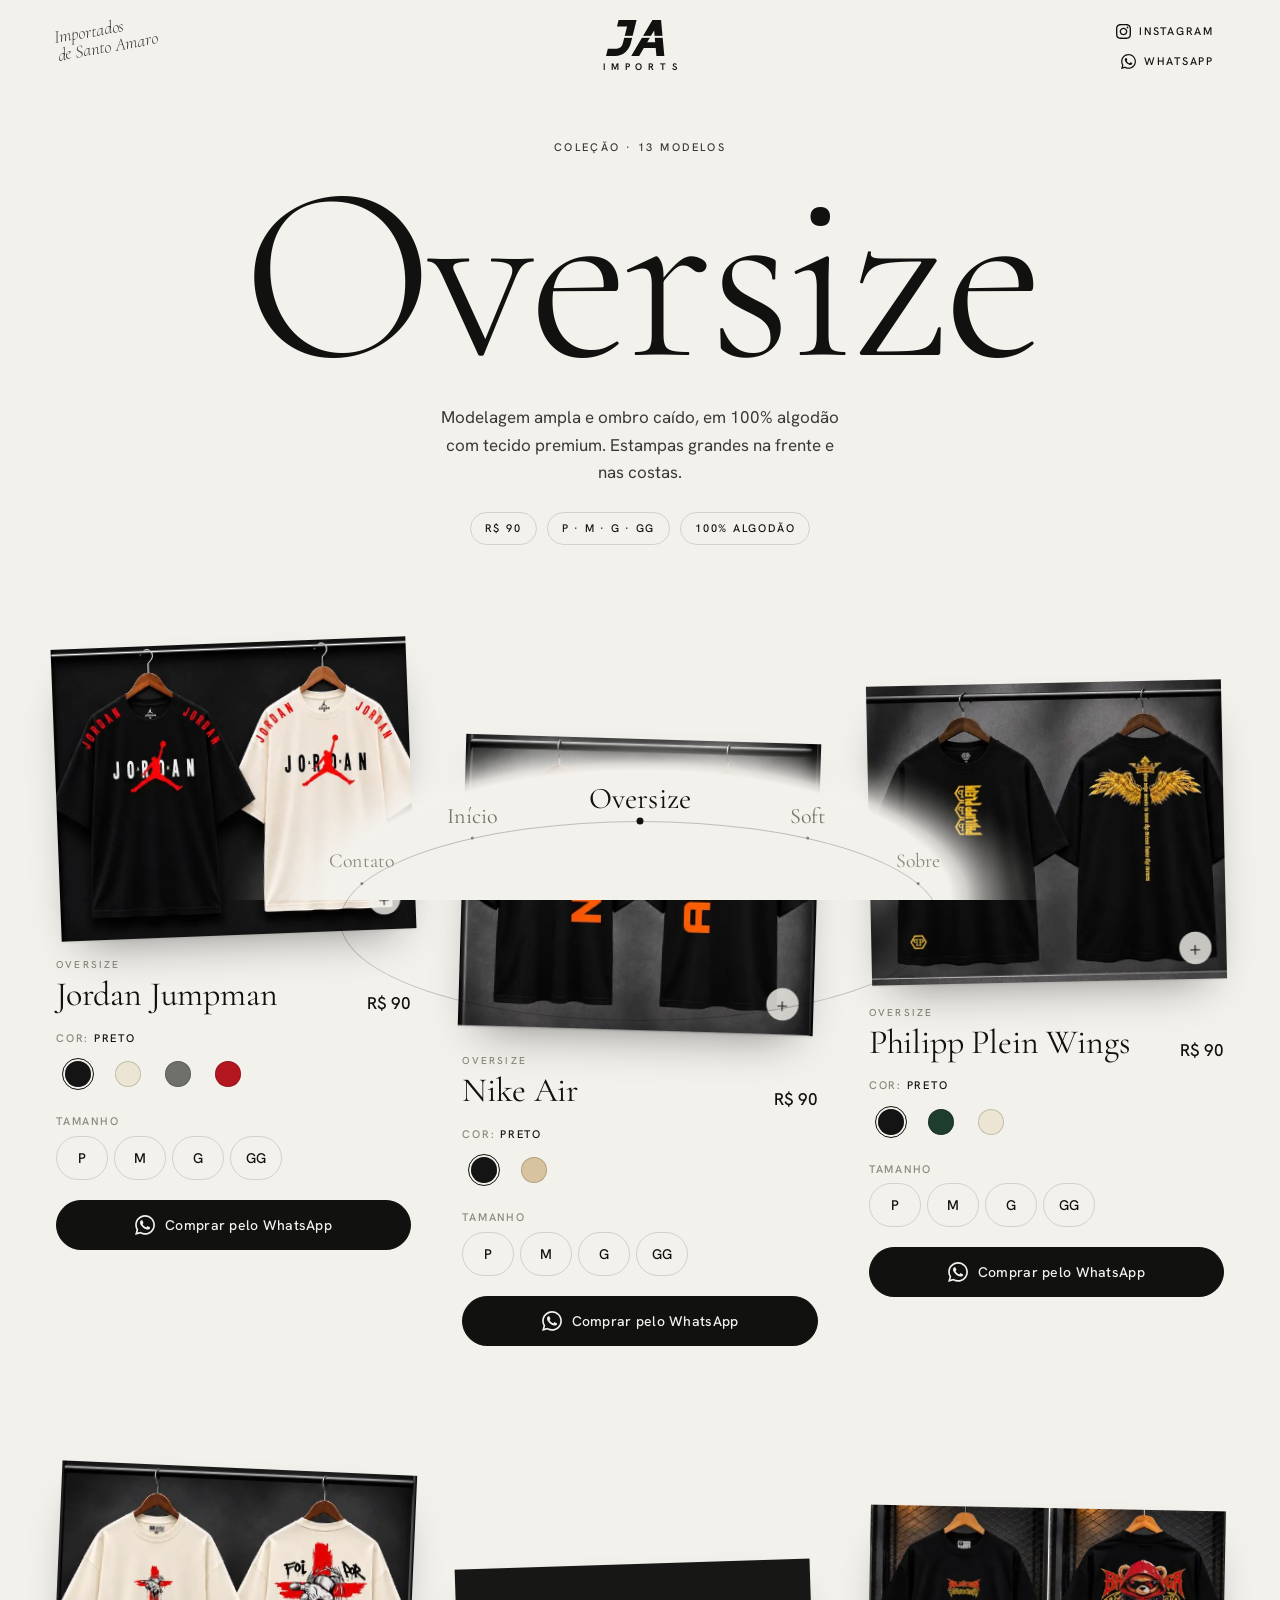
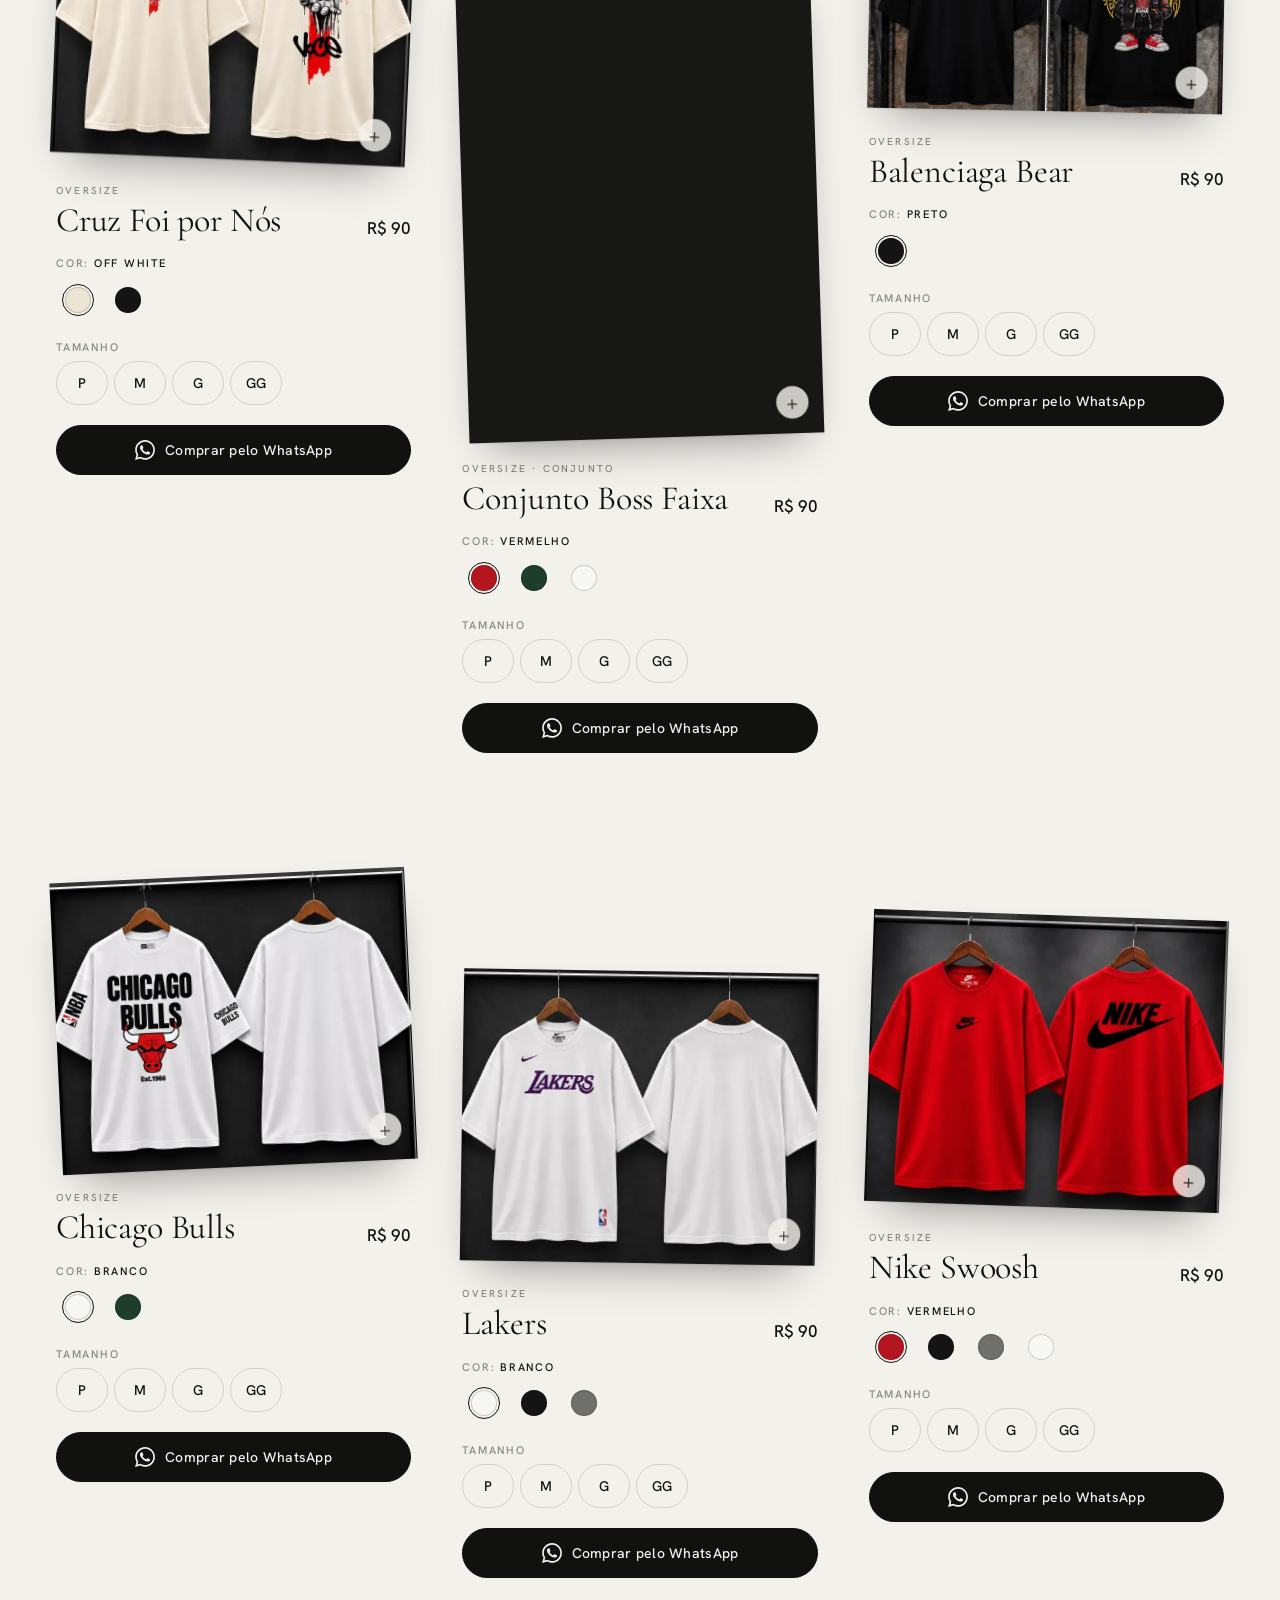
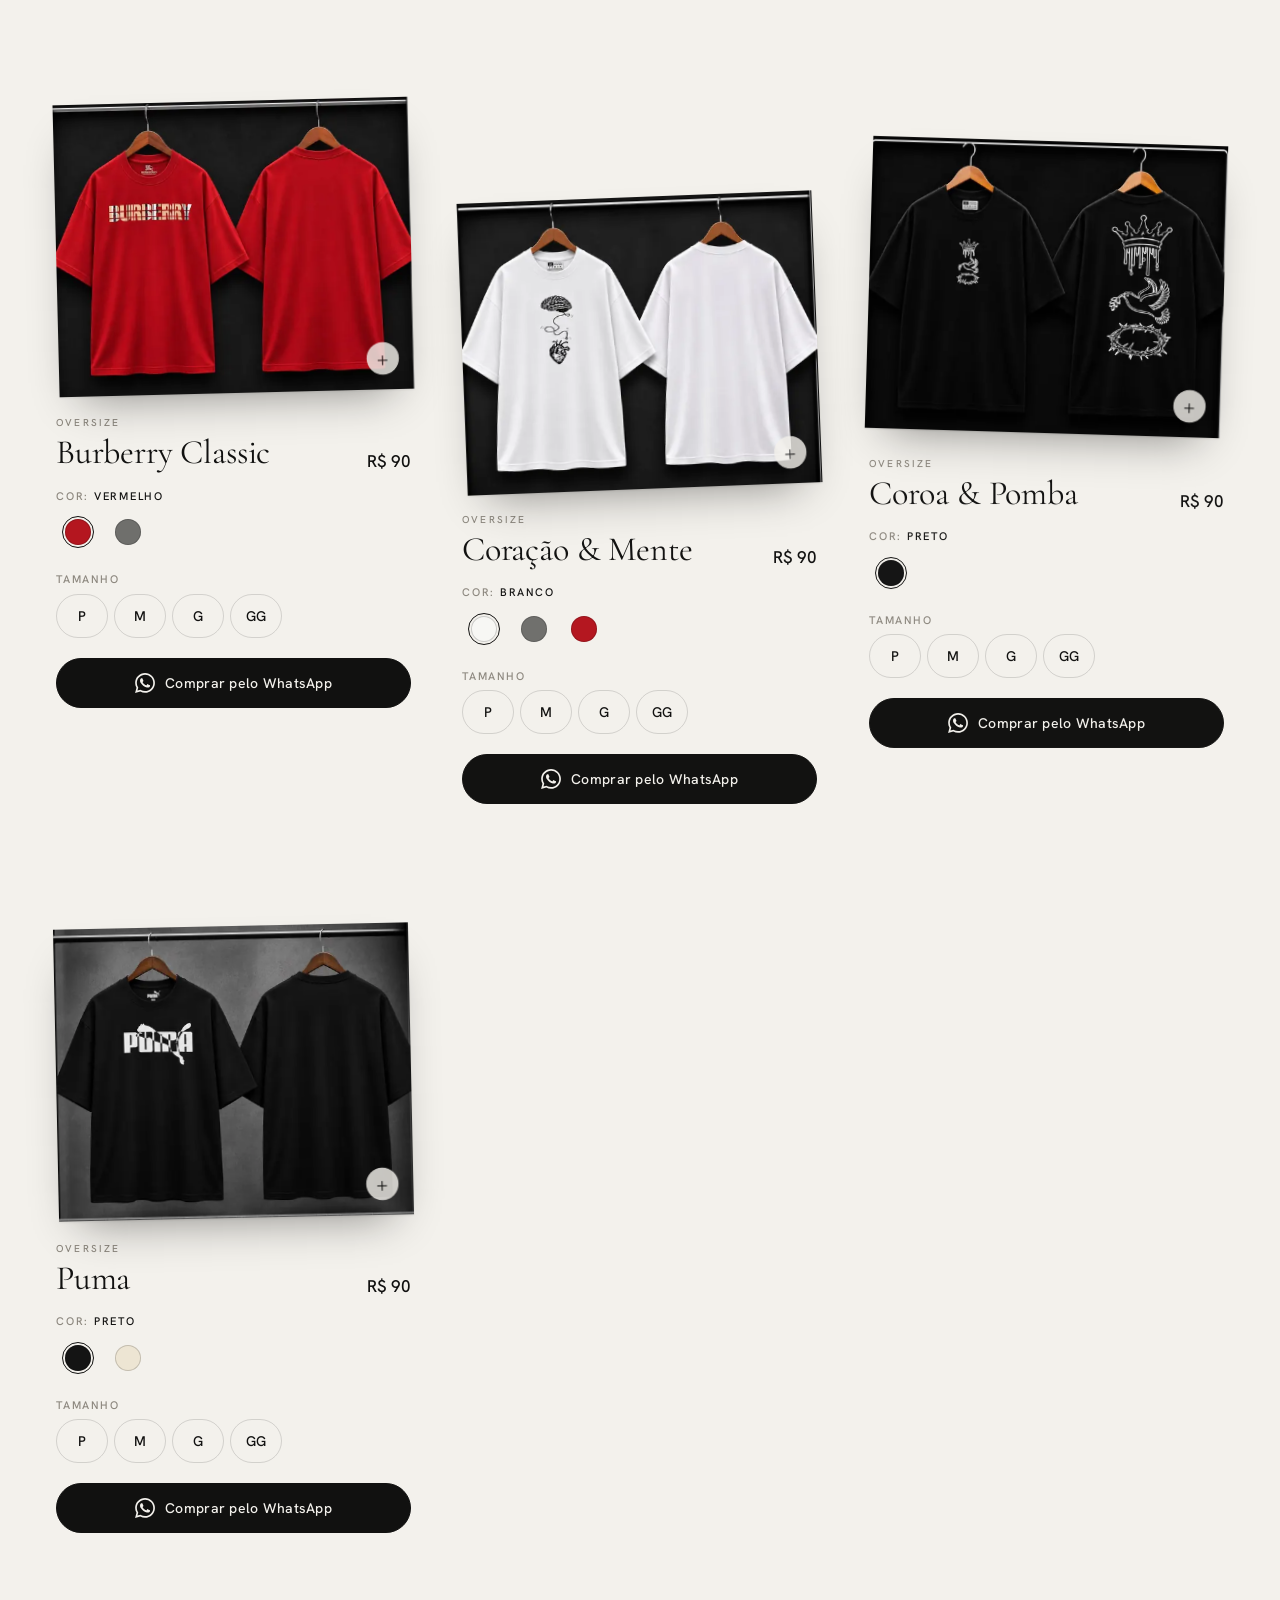
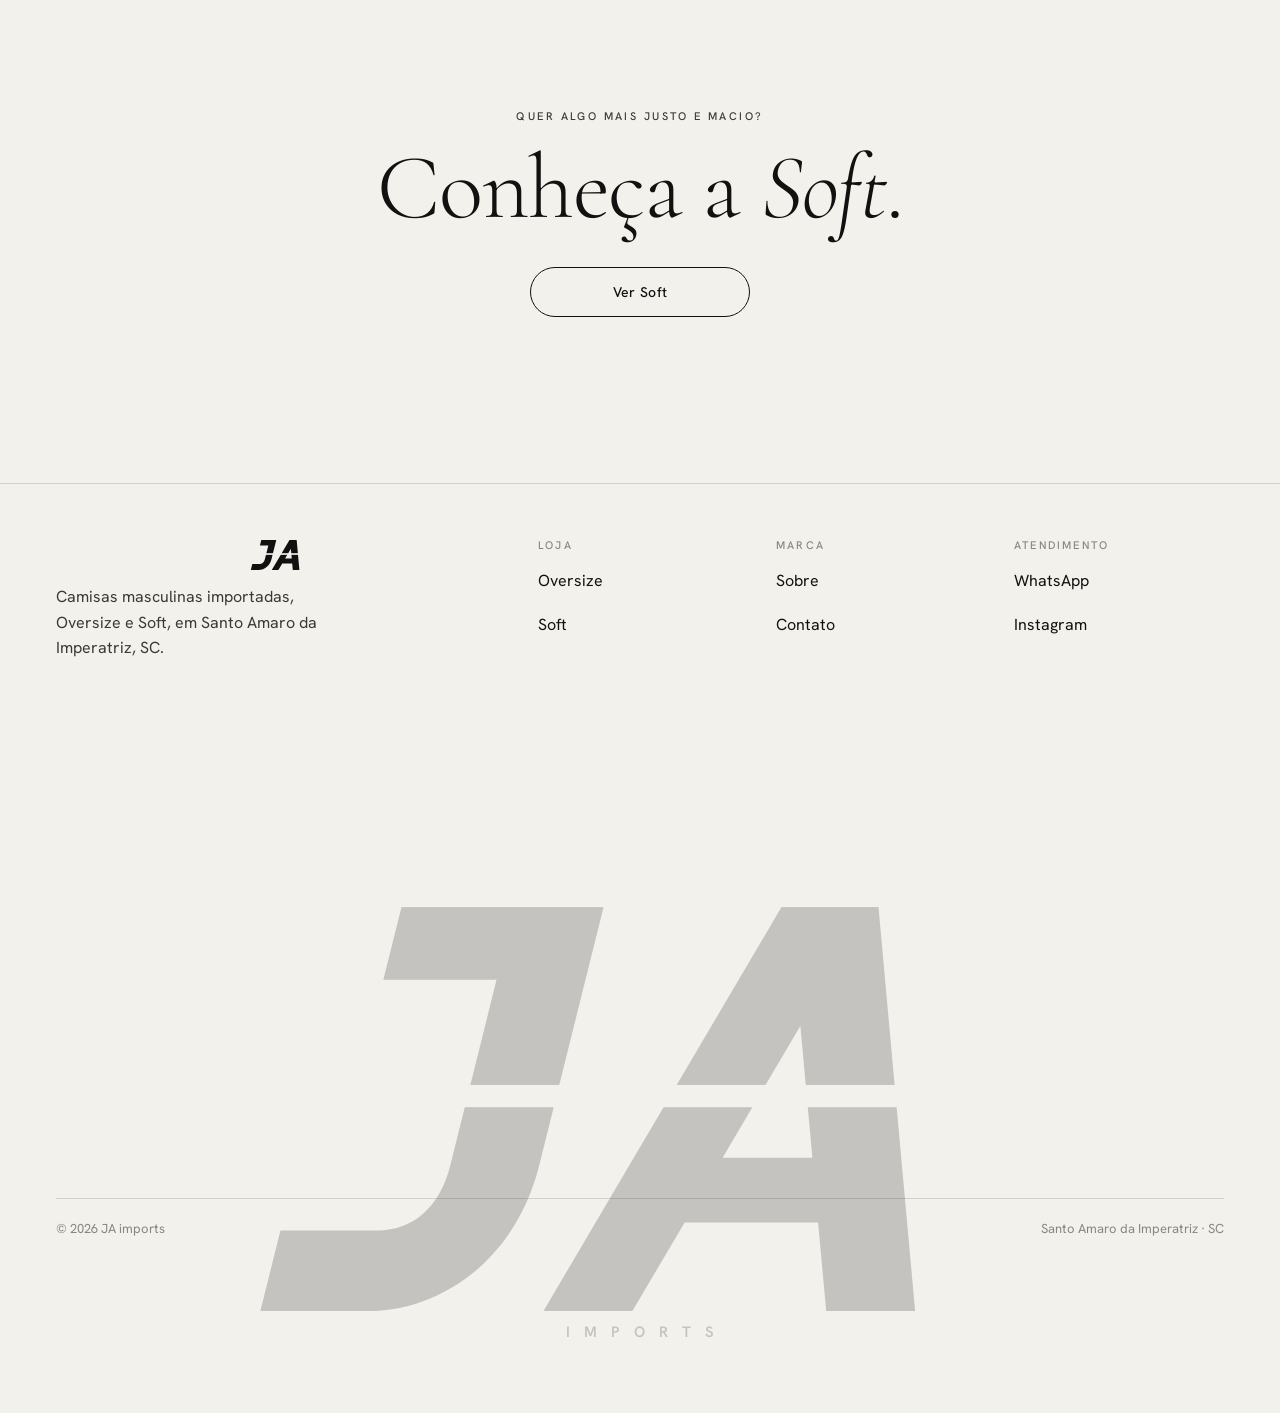
<file: oversize.html>
<!doctype html>
<html lang="pt-BR" data-page="oversize.html">
<head>
<meta charset="utf-8">
<meta name="viewport" content="width=device-width, initial-scale=1, viewport-fit=cover">
<title>Camisetas Oversize importadas, R$ 90 | JA imports</title>
<meta name="description" content="Camisetas oversize importadas: Jordan, Nike, Philipp Plein, Balenciaga, Chicago Bulls, Lakers e mais. 100% algodão, do P ao GG, R$ 90. Peça pelo WhatsApp.">
<meta name="theme-color" content="#F3F1EC">
<meta property="og:type" content="website">
<meta property="og:locale" content="pt_BR">
<meta property="og:site_name" content="JA imports">
<meta property="og:title" content="Camisetas Oversize importadas, R$ 90 | JA imports">
<meta property="og:description" content="Camisetas oversize importadas: Jordan, Nike, Philipp Plein, Balenciaga, Chicago Bulls, Lakers e mais. 100% algodão, do P ao GG, R$ 90. Peça pelo WhatsApp.">
<meta property="og:image" content="assets/og-image.jpg">
<meta property="og:image:width" content="1200">
<meta property="og:image:height" content="630">
<meta name="twitter:card" content="summary_large_image">
<link rel="icon" href="favicon.svg" type="image/svg+xml">
<link rel="apple-touch-icon" href="apple-touch-icon.png">
<link rel="preconnect" href="https://fonts.googleapis.com">
<link rel="preconnect" href="https://fonts.gstatic.com" crossorigin>
<link rel="stylesheet" href="https://fonts.googleapis.com/css2?family=Cormorant+Garamond:ital,wght@0,300;0,400;1,300&family=Hanken+Grotesk:wght@400;500;600&display=swap">
<link rel="stylesheet" href="assets/css/style.css?v=fbdc24ee">
<script>(function(){var h=document.documentElement;h.classList.add('js');try{if(sessionStorage.getItem('ja-intro')||matchMedia('(prefers-reduced-motion: reduce)').matches)h.classList.add('sem-intro');else sessionStorage.setItem('ja-intro','1')}catch(e){h.classList.add('sem-intro')}})()</script>
<script src="assets/js/produtos.js?v=cec2f404" defer></script>
<script src="assets/vendor/gsap.min.js?v=ff86cb55" defer></script>
<script src="assets/vendor/ScrollTrigger.min.js?v=2e3b8c36" defer></script>
<script src="assets/vendor/lenis.min.js?v=3c513ccf" defer></script>
<script src="assets/js/main.js?v=feda7186" defer></script>
<script src="assets/js/movimento.js?v=7a43073d" defer></script>
</head>
<body>
<a class="skip" href="#conteudo">Pular para o conteúdo</a>
<svg width="0" height="0" style="position:absolute" aria-hidden="true" focusable="false">
  <defs>
    <mask id="ja-corte" maskUnits="userSpaceOnUse" x="0" y="0" width="188" height="100">
      <rect width="188" height="100" fill="#fff"/><rect y="44" width="188" height="5.5" fill="#000"/>
    </mask>
    <symbol id="ja-mono" viewBox="0 0 188 100"><g mask="url(#ja-corte)"><g transform="translate(25 0) skewX(-14)"><path d="M10 0H60V64C60 86 46 100 26 100H0V80H24C33 80 38 74 38 64V18H10Z"/><path fill-rule="evenodd" d="M70 100 104 0H128L162 100H140L132.5 78H99.5L92 100ZM116 29.4 127.1 62H104.9Z"/></g></g></symbol>
    <symbol id="i-ig" viewBox="0 0 256 256"><path d="M127.999746,23.06353 C162.177385,23.06353 166.225393,23.1936027 179.722476,23.8094161 C192.20235,24.3789926 198.979853,26.4642218 203.490736,28.2166477 C209.464938,30.5386501 213.729395,33.3128586 218.208268,37.7917319 C222.687141,42.2706052 225.46135,46.5350617 227.782844,52.5092638 C229.535778,57.0201472 231.621007,63.7976504 232.190584,76.277016 C232.806397,89.7746075 232.93647,93.8226147 232.93647,128.000254 C232.93647,162.177893 232.806397,166.225901 232.190584,179.722984 C231.621007,192.202858 229.535778,198.980361 227.782844,203.491244 C225.46135,209.465446 222.687141,213.729903 218.208268,218.208776 C213.729395,222.687649 209.464938,225.461858 203.490736,227.783352 C198.979853,229.536286 192.20235,231.621516 179.722476,232.191092 C166.227425,232.806905 162.179418,232.936978 127.999746,232.936978 C93.8200742,232.936978 89.772067,232.806905 76.277016,232.191092 C63.7971424,231.621516 57.0196391,229.536286 52.5092638,227.783352 C46.5345536,225.461858 42.2700971,222.687649 37.7912238,218.208776 C33.3123505,213.729903 30.538142,209.465446 28.2166477,203.491244 C26.4637138,198.980361 24.3784845,192.202858 23.808908,179.723492 C23.1930946,166.225901 23.0630219,162.177893 23.0630219,128.000254 C23.0630219,93.8226147 23.1930946,89.7746075 23.808908,76.2775241 C24.3784845,63.7976504 26.4637138,57.0201472 28.2166477,52.5092638 C30.538142,46.5350617 33.3123505,42.2706052 37.7912238,37.7917319 C42.2700971,33.3128586 46.5345536,30.5386501 52.5092638,28.2166477 C57.0196391,26.4642218 63.7971424,24.3789926 76.2765079,23.8094161 C89.7740994,23.1936027 93.8221066,23.06353 127.999746,23.06353 M127.999746,0 C93.2367791,0 88.8783247,0.147348072 75.2257637,0.770274749 C61.601148,1.39218523 52.2968794,3.55566141 44.1546281,6.72008828 C35.7374966,9.99121548 28.5992446,14.3679613 21.4833489,21.483857 C14.3674532,28.5997527 9.99070739,35.7380046 6.71958019,44.1551362 C3.55515331,52.2973875 1.39167714,61.6016561 0.769766653,75.2262718 C0.146839975,88.8783247 0,93.2372872 0,128.000254 C0,162.763221 0.146839975,167.122183 0.769766653,180.774236 C1.39167714,194.398852 3.55515331,203.703121 6.71958019,211.845372 C9.99070739,220.261995 14.3674532,227.400755 21.4833489,234.516651 C28.5992446,241.632547 35.7374966,246.009293 44.1546281,249.28042 C52.2968794,252.444847 61.601148,254.608323 75.2257637,255.230233 C88.8783247,255.85316 93.2367791,256 127.999746,256 C162.762713,256 167.121675,255.85316 180.773728,255.230233 C194.398344,254.608323 203.702613,252.444847 211.844864,249.28042 C220.261995,246.009293 227.400247,241.632547 234.516143,234.516651 C241.632039,227.400755 246.008785,220.262503 249.279912,211.845372 C252.444339,203.703121 254.607815,194.398852 255.229725,180.774236 C255.852652,167.122183 256,162.763221 256,128.000254 C256,93.2372872 255.852652,88.8783247 255.229725,75.2262718 C254.607815,61.6016561 252.444339,52.2973875 249.279912,44.1551362 C246.008785,35.7380046 241.632039,28.5997527 234.516143,21.483857 C227.400247,14.3679613 220.261995,9.99121548 211.844864,6.72008828 C203.702613,3.55566141 194.398344,1.39218523 180.773728,0.770274749 C167.121675,0.147348072 162.762713,0 127.999746,0 Z M127.999746,62.2703115 C91.698262,62.2703115 62.2698034,91.69877 62.2698034,128.000254 C62.2698034,164.301738 91.698262,193.730197 127.999746,193.730197 C164.30123,193.730197 193.729689,164.301738 193.729689,128.000254 C193.729689,91.69877 164.30123,62.2703115 127.999746,62.2703115 Z M127.999746,170.667175 C104.435741,170.667175 85.3328252,151.564259 85.3328252,128.000254 C85.3328252,104.436249 104.435741,85.3333333 127.999746,85.3333333 C151.563751,85.3333333 170.666667,104.436249 170.666667,128.000254 C170.666667,151.564259 151.563751,170.667175 127.999746,170.667175 Z M211.686338,59.6734287 C211.686338,68.1566129 204.809755,75.0337031 196.326571,75.0337031 C187.843387,75.0337031 180.966297,68.1566129 180.966297,59.6734287 C180.966297,51.1902445 187.843387,44.3136624 196.326571,44.3136624 C204.809755,44.3136624 211.686338,51.1902445 211.686338,59.6734287 Z"/></symbol>
    <symbol id="i-wa" viewBox="0 0 256 258"><path fill-rule="evenodd" d="M1.07062531,127.416078 C1.06284837,149.873286 6.93054909,171.796478 18.0839762,191.11958 L0,257.147091 L67.5712334,239.429927 C86.1892261,249.581425 107.15067,254.933255 128.481518,254.941032 L128.535957,254.941032 C198.783754,254.941032 255.970181,197.772751 256,127.518474 C256.011658,93.4697375 242.763642,61.4533745 218.700495,37.3681934 C194.63346,13.2856047 162.632651,0.0142577221 128.535957,0 C58.2751986,0 1.09914076,57.1592078 1.07062531,127.416078 Z M41.3098055,187.792346 L38.7874848,183.787222 C28.1810358,166.922929 22.5829356,147.435216 22.5907045,127.423855 C22.6140434,69.0294095 70.1376234,21.5213834 128.576138,21.5213834 C156.875124,21.5330488 183.472256,32.5646372 203.47584,52.5811829 C223.479424,72.5990247 234.486386,99.2091187 234.478613,127.510697 C234.452686,185.906438 186.92781,233.420945 128.535957,233.420945 L128.49448,233.420945 C109.481159,233.410576 90.8346512,228.305015 74.571775,218.656426 L70.7014515,216.360933 L30.6035524,226.874058 L41.3098055,187.792346 Z M96.6782434,74.1484502 C94.2920192,68.8445776 91.781364,68.7382928 89.5117939,68.6449695 C87.6544015,68.565904 85.5300009,68.5710189 83.4081926,68.5710189 C81.2837921,68.5710189 77.8334233,69.369521 74.9157749,72.5554738 C71.9955342,75.7427228 63.7675324,83.4470773 63.7675324,99.1163139 C63.7675324,114.786847 75.181487,129.928547 76.7718711,132.05554 C78.3648475,134.178645 98.8052363,167.362845 131.176746,180.128691 C158.081068,190.737732 163.556033,188.627589 169.395218,188.096165 C175.234404,187.566037 188.238742,180.394403 190.891975,172.957057 C193.546503,165.521006 193.546503,159.146509 192.750663,157.815356 C191.954823,156.488091 189.830423,155.690955 186.645766,154.099275 C183.459813,152.506298 167.802242,144.800648 164.883297,143.737799 C161.963057,142.676247 159.839952,142.146119 157.715552,145.334664 C155.592447,148.519321 149.492734,155.690955 147.634046,157.815356 C145.776654,159.943645 143.917965,160.209357 140.733309,158.61638 C137.547356,157.018219 127.289573,153.658582 115.121255,142.809751 C105.652831,134.367884 99.2614834,123.942897 97.4027949,120.754351 C95.5454026,117.569695 97.204483,115.84451 98.8013479,114.256719 C100.232305,112.82965 101.987301,110.538045 103.580277,108.679357 C105.169365,106.819372 105.699493,105.492108 106.761045,103.367707 C107.823894,101.242011 107.292469,99.382026 106.496629,97.7890496 C105.699493,96.1960732 99.5103455,80.4464749 96.6782434,74.1484502"/></symbol>
  </defs>
</svg>
<div class="intro" aria-hidden="true"><div class="intro__logo"><div class="intro__mono-wrap"><svg class="intro__mono intro__mono--a" viewBox="0 0 188 100"><use href="#ja-mono"></use></svg><svg class="intro__mono intro__mono--b" viewBox="0 0 188 100"><use href="#ja-mono"></use></svg></div><span class="intro__sub">Imports</span></div></div>
<header class="site-header">
  <p class="tagline">Importados<br>de Santo Amaro</p>
  <a class="brand" href="index.html" aria-label="JA imports, página inicial">
    <svg class="brand__mono" viewBox="0 0 188 100" aria-hidden="true"><use href="#ja-mono"></use></svg>
    <span class="brand__sub" aria-hidden="true">Imports</span>
  </a>
  <nav class="social" aria-label="Redes sociais">
    <a href="https://www.instagram.com/jacksonofici4l/" data-ig target="_blank" rel="noopener" aria-label="Instagram da JA imports"><svg class="ic" aria-hidden="true"><use href="#i-ig"></use></svg><span>Instagram</span></a>
    <a href="https://wa.me/5548988136549?text=Ol%C3%A1%2C%20JA%20imports%21%20Vim%20pelo%20site%20e%20quero%20saber%20mais%20sobre%20as%20camisas." data-wa target="_blank" rel="noopener" aria-label="WhatsApp da JA imports"><svg class="ic" aria-hidden="true"><use href="#i-wa"></use></svg><span>WhatsApp</span></a>
  </nav>
</header>
<main id="conteudo">
<section class="page-head" aria-labelledby="titulo">
  <p class="eyebrow fade-up" style="--delay:.15s">Coleção · <span data-qtd></span> modelos</p>
  <h1 class="page-head__title" id="titulo" data-split>Oversize</h1>
  <p class="lead fade-up" style="--delay:.55s">Modelagem ampla e ombro caído, em 100% algodão com tecido premium. Estampas grandes na frente e nas costas.</p>
  <ul class="fatos fade-up" style="--delay:.7s"><li><span data-preco="oversize">R$ 90</span></li><li>P · M · G · GG</li><li>100% algodão</li></ul>
</section>

<section aria-label="Modelos Oversize">
  <div class="vitrine" id="vitrine" data-colecao="oversize">
    <noscript><p class="lead" style="margin:0 auto;text-align:center">Ative o JavaScript para ver os modelos, ou chame no WhatsApp (48) 98813-6549.</p></noscript>
  </div>
</section>

<section class="section fecho" aria-labelledby="outra-titulo" style="padding-top:0">
  <div class="wrap reveal">
    <p class="eyebrow">Quer algo mais justo e macio?</p>
    <h2 class="display" id="outra-titulo">Conheça a <em>Soft</em>.</h2>
    <div class="actions"><a class="btn btn--ghost" href="soft.html">Ver Soft</a></div>
  </div>
</section>
</main>
<footer class="site-footer">
  <div class="wrap">
    <div class="footer__brand">
      <svg viewBox="0 0 188 100" role="img" aria-label="JA imports"><use href="#ja-mono"></use></svg>
      <p>Camisas masculinas importadas, Oversize e Soft, em Santo Amaro da Imperatriz, SC.</p>
    </div>
    <div class="footer__cols">
      <div><h2>Loja</h2><ul><li><a href="oversize.html">Oversize</a></li><li><a href="soft.html">Soft</a></li></ul></div>
      <div><h2>Marca</h2><ul><li><a href="sobre.html">Sobre</a></li><li><a href="contato.html">Contato</a></li></ul></div>
      <div><h2>Atendimento</h2><ul><li><a href="https://wa.me/5548988136549?text=Ol%C3%A1%2C%20JA%20imports%21%20Vim%20pelo%20site%20e%20quero%20saber%20mais%20sobre%20as%20camisas." data-wa target="_blank" rel="noopener">WhatsApp</a></li><li><a href="https://www.instagram.com/jacksonofici4l/" data-ig target="_blank" rel="noopener">Instagram</a></li></ul></div>
    </div>
    <div class="footer__mega" aria-hidden="true"><svg viewBox="0 0 188 100"><use href="#ja-mono"></use></svg><span>Imports</span></div>
    <p class="footer__legal"><span>© 2026 JA imports</span><span>Santo Amaro da Imperatriz · SC</span></p>
  </div>
</footer>
<dialog class="lightbox" id="lightbox" aria-label="Foto ampliada">
  <button class="lightbox__fechar" type="button" data-fechar aria-label="Fechar foto">&times;</button>
  <figure class="lightbox__fig"><img alt="" decoding="async"><p class="lightbox__nome"></p></figure>
</dialog>
<nav class="dial" id="dial" aria-label="Menu principal" data-current="1">
  <span class="dial__arc" aria-hidden="true"></span><span class="dial__mark" data-k="-2"></span><span class="dial__mark" data-k="-1"></span><span class="dial__mark" data-k="1"></span><span class="dial__mark" data-k="2"></span><span class="dial__dot" aria-hidden="true"></span>
  <a class="dial__item" href="index.html">Início</a>
  <a class="dial__item" href="oversize.html" aria-current="page">Oversize</a>
  <a class="dial__item" href="soft.html">Soft</a>
  <a class="dial__item" href="sobre.html">Sobre</a>
  <a class="dial__item" href="contato.html">Contato</a>
</nav>
<script>(function(){var d=document.getElementById('dial');if(!d)return;var it=[].slice.call(d.querySelectorAll('.dial__item')),n=it.length,c=+d.dataset.current,s=34,p=null;try{var v=sessionStorage.getItem('ja-dial');if(v!==null&&!isNaN(+v))p=+v;}catch(e){}var rm=matchMedia('(prefers-reduced-motion: reduce)').matches;function o(i,k){var x=((i-k)%n+n)%n;return x>n/2?x-n:x;}function set(f){it.forEach(function(el,i){el.style.setProperty('--a',f(i)+'deg');});}[].slice.call(d.querySelectorAll('.dial__mark')).forEach(function(m){m.style.setProperty('--a',(+m.dataset.k*s)+'deg');});if(rm||p===c){set(function(i){return o(i,c)*s;});}else{d.classList.add('dial--still');if(p===null){d.classList.add('dial--intro');set(function(){return 0;});}else{set(function(i){return o(i,p)*s;});}var dd=p===null?0:o(c,p);requestAnimationFrame(function(){requestAnimationFrame(function(){d.classList.remove('dial--still');d.classList.add('is-open');set(function(i){var f=o(i,c);if(p===null)return f*s;var t=o(i,p)-dd;return t===f?f*s:(t<f?f*s-360:f*s+360);});});});}try{sessionStorage.setItem('ja-dial',c);}catch(e){}})();</script>
</body>
</html>
</file>
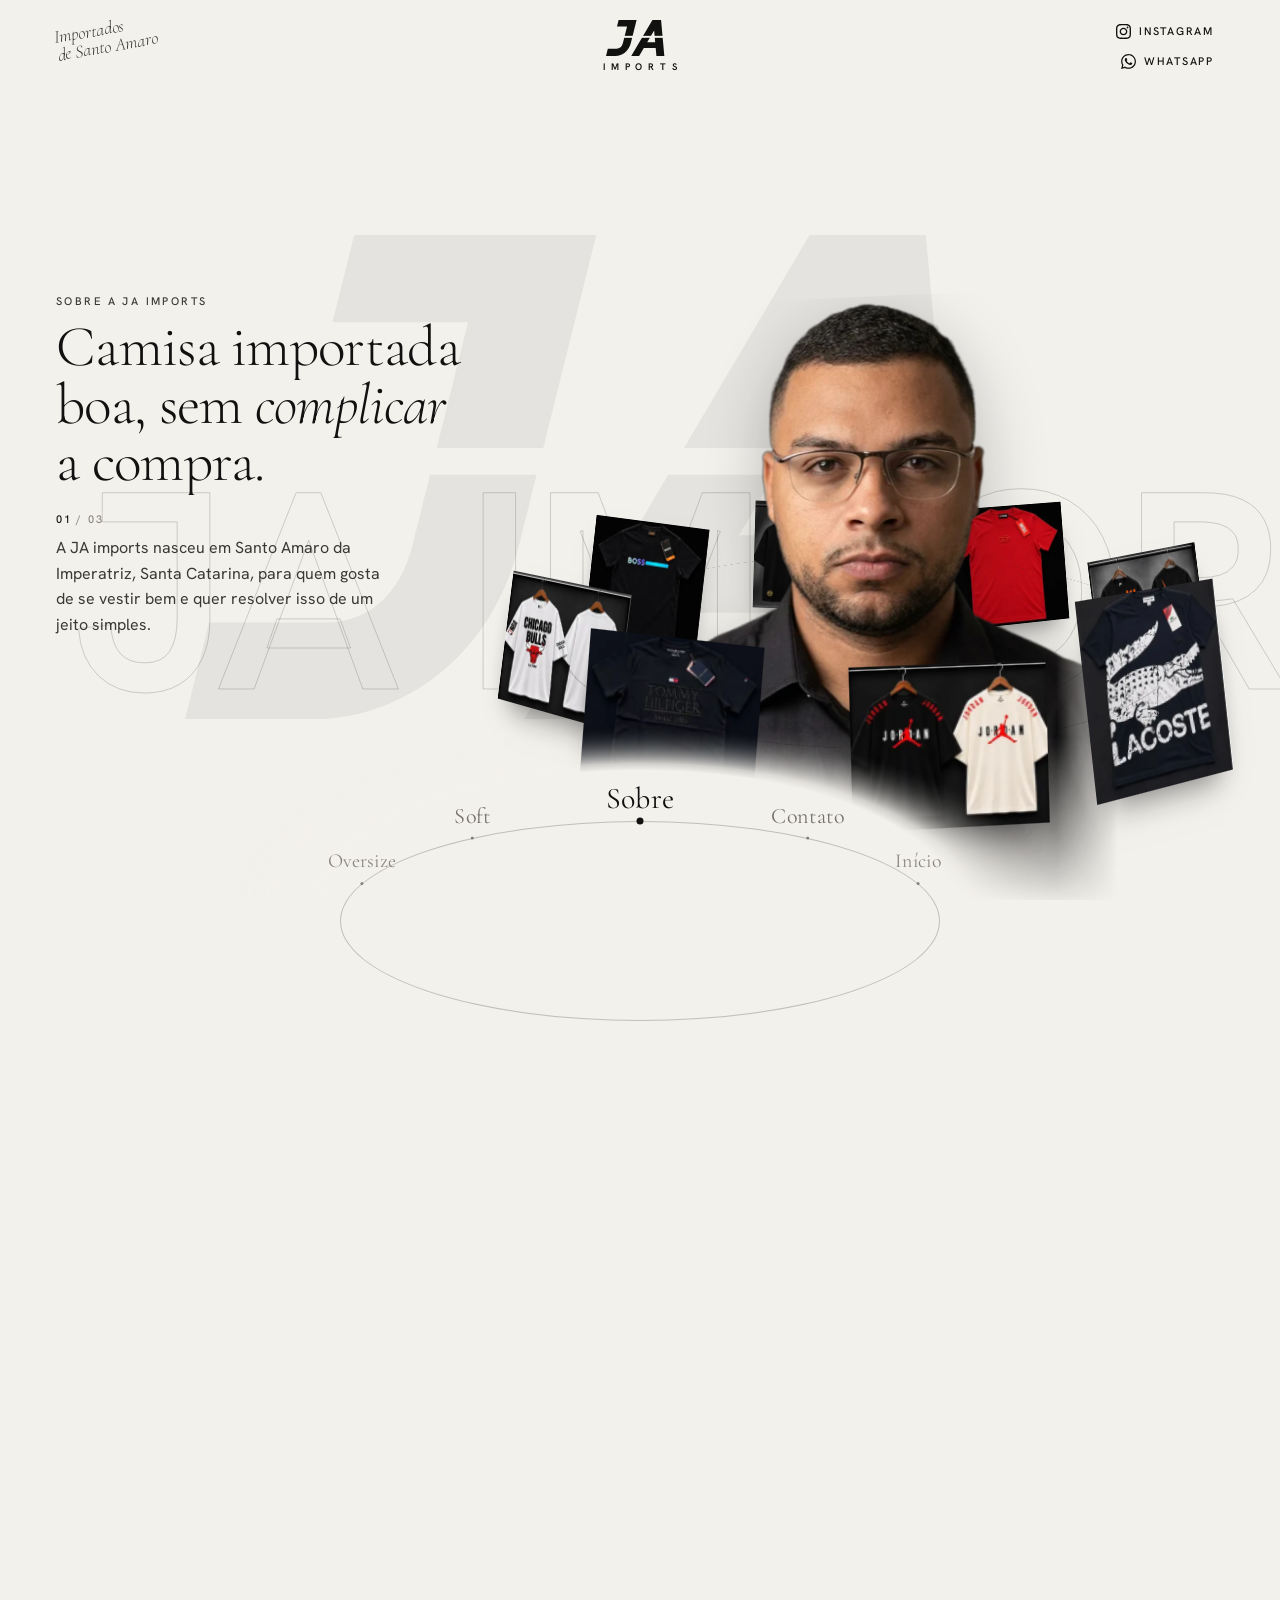
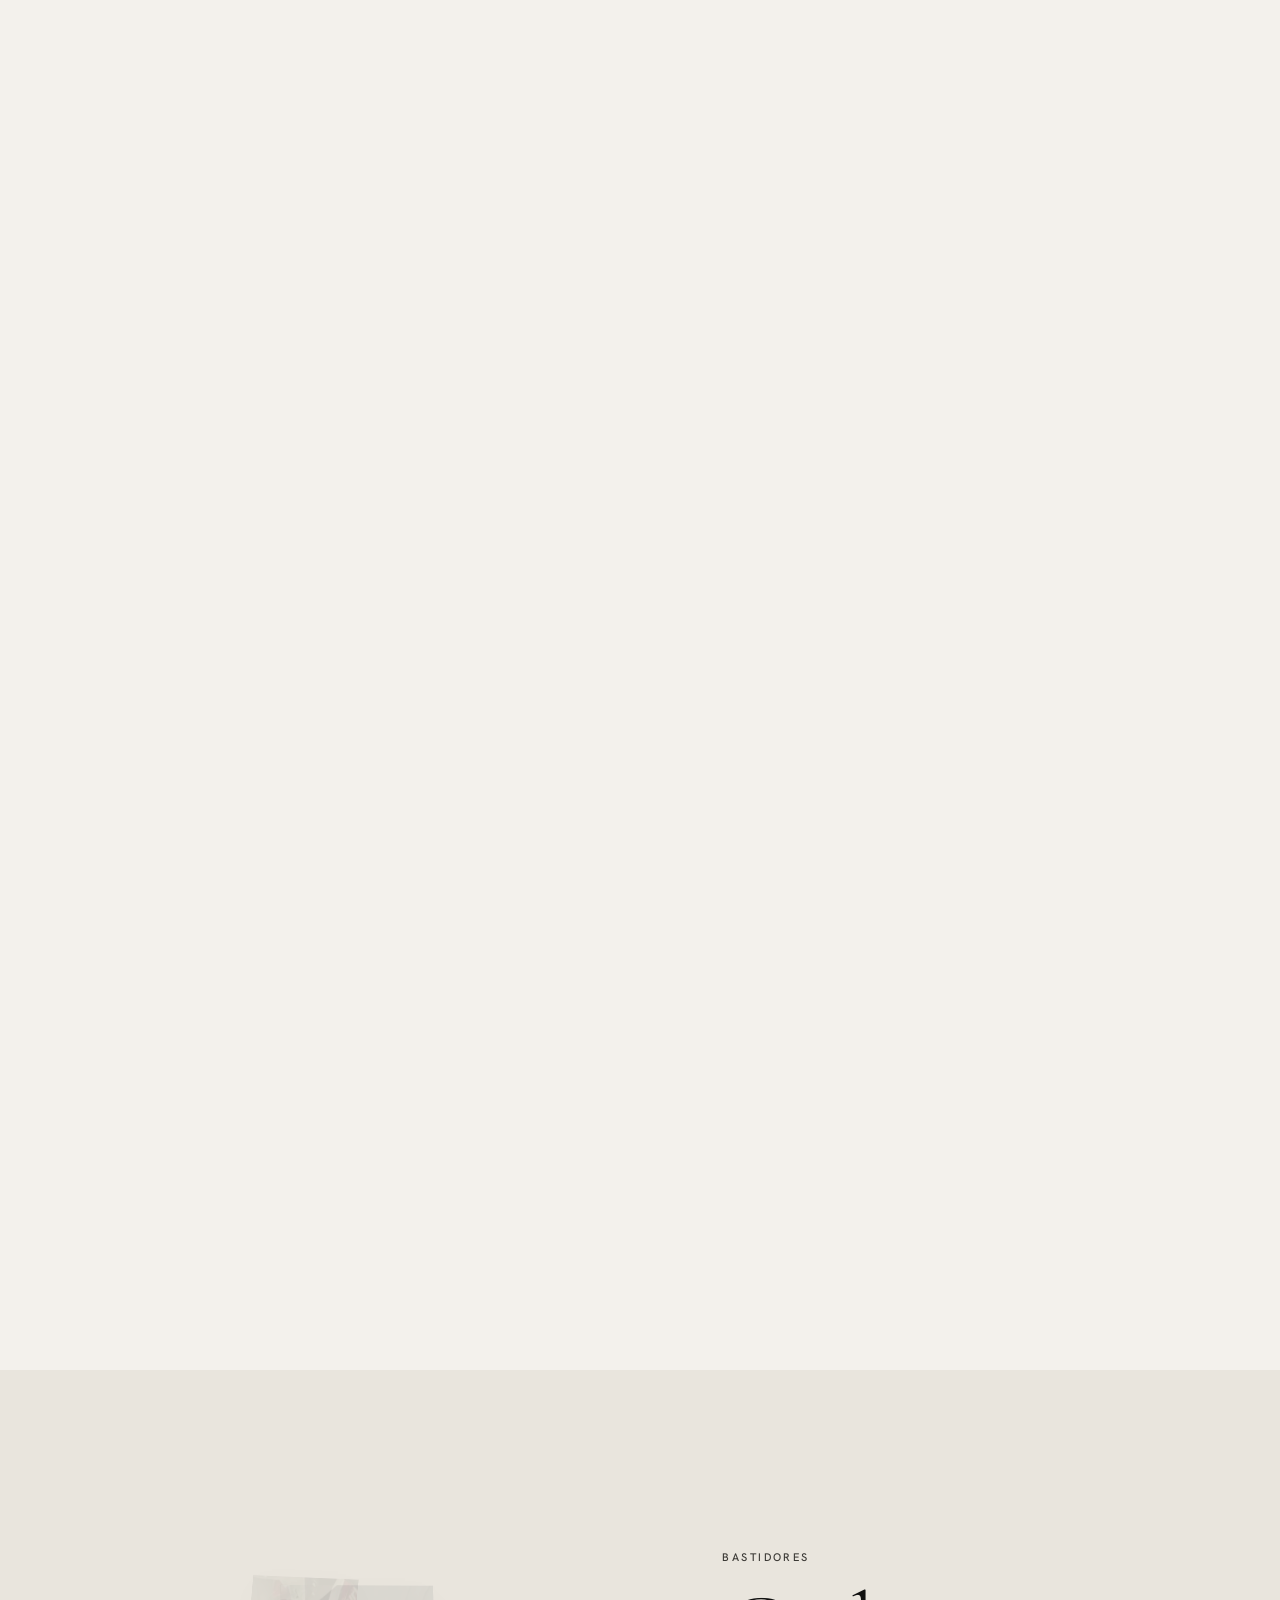
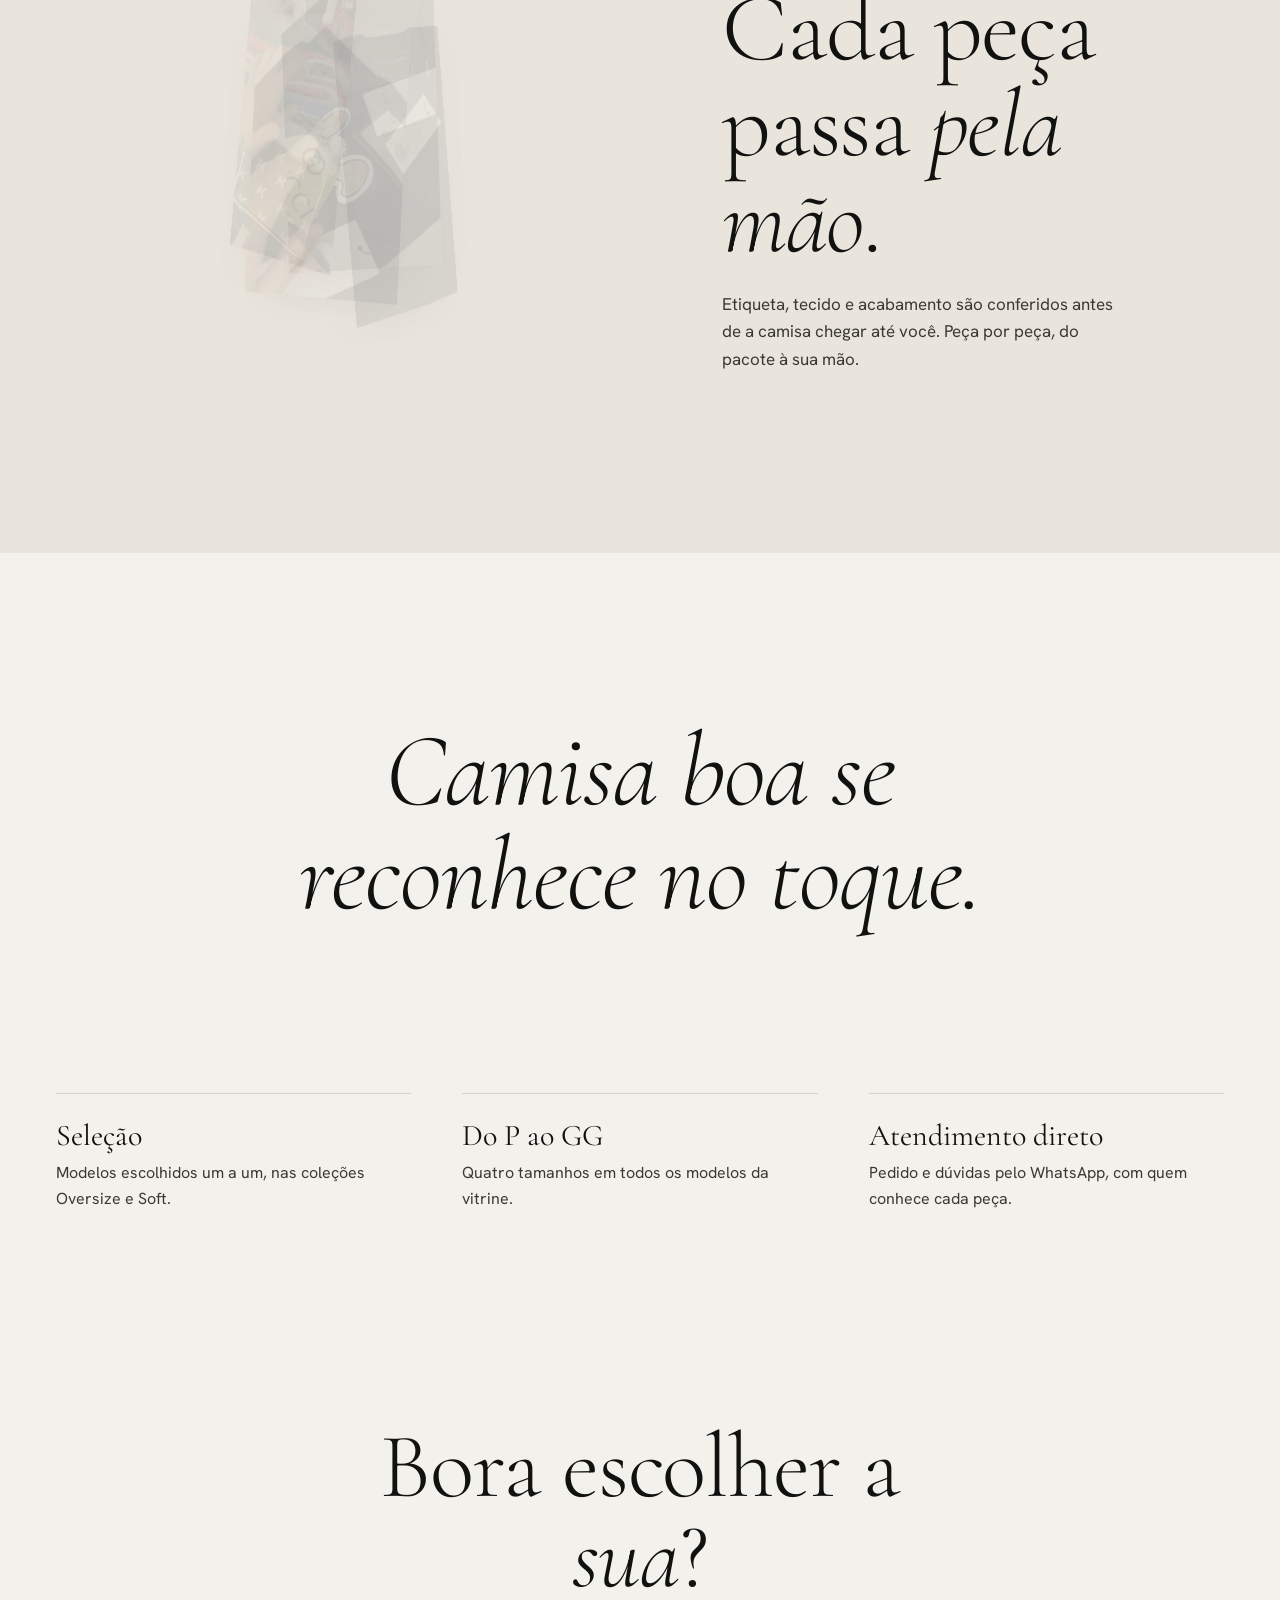
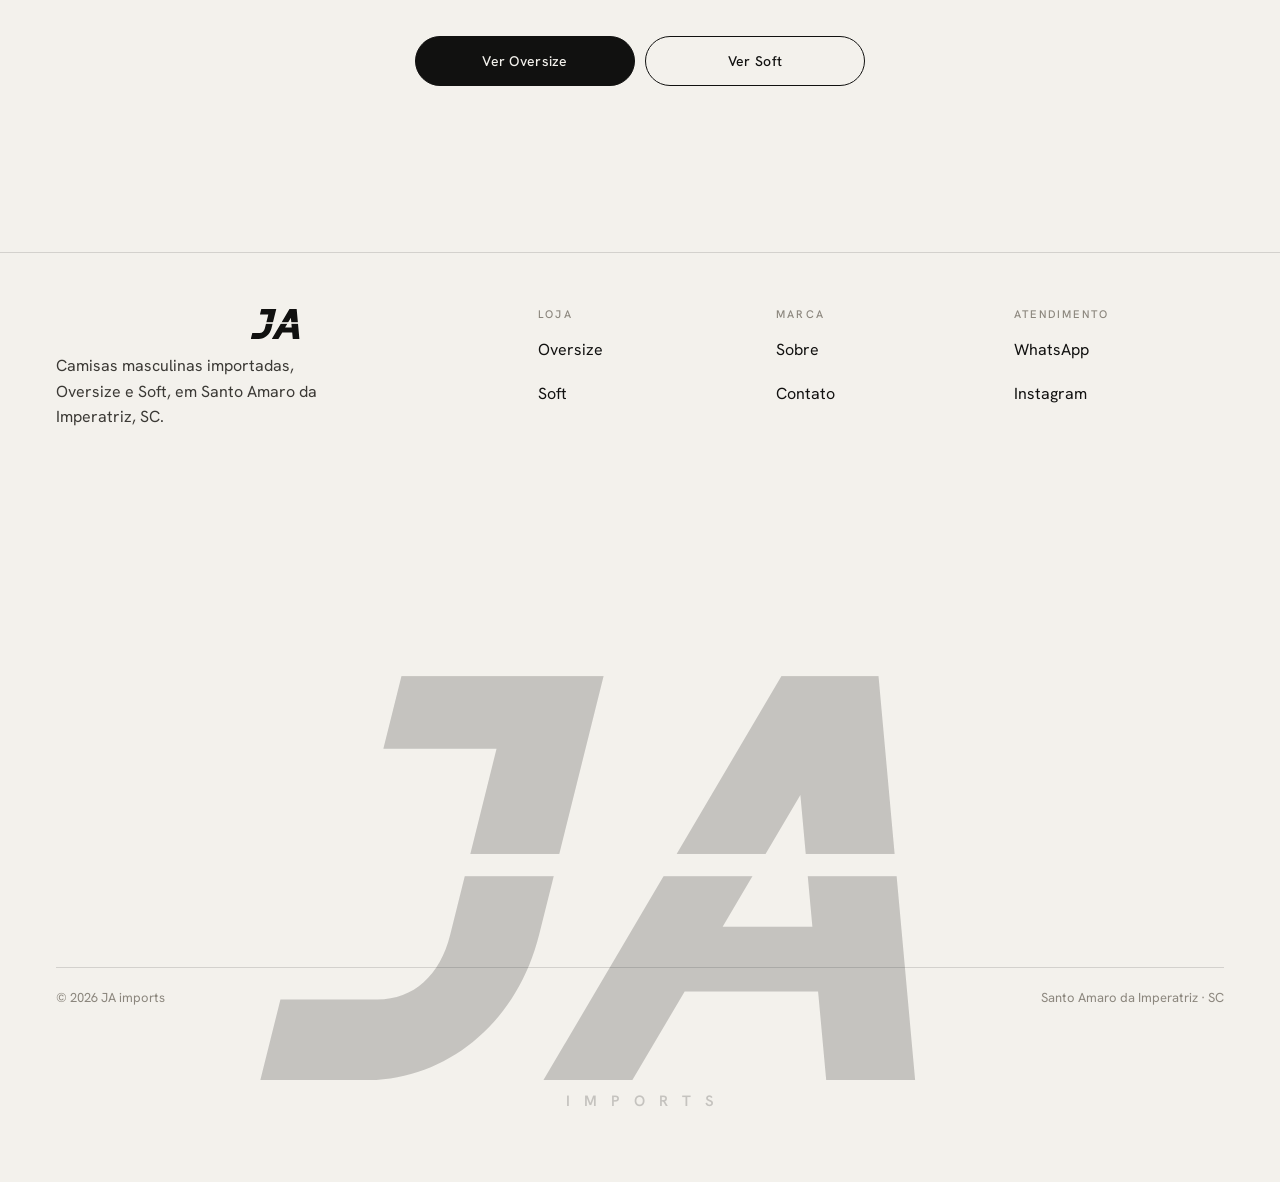
<file: sobre.html>
<!doctype html>
<html lang="pt-BR" data-page="sobre.html">
<head>
<meta charset="utf-8">
<meta name="viewport" content="width=device-width, initial-scale=1, viewport-fit=cover">
<title>Sobre a JA imports | Camisas importadas em Santo Amaro da Imperatriz, SC</title>
<meta name="description" content="A JA imports seleciona camisas masculinas importadas, Oversize e Soft, e atende direto pelo WhatsApp em Santo Amaro da Imperatriz, SC.">
<meta name="theme-color" content="#F3F1EC">
<meta property="og:type" content="website">
<meta property="og:locale" content="pt_BR">
<meta property="og:site_name" content="JA imports">
<meta property="og:title" content="Sobre a JA imports | Camisas importadas em Santo Amaro da Imperatriz, SC">
<meta property="og:description" content="A JA imports seleciona camisas masculinas importadas, Oversize e Soft, e atende direto pelo WhatsApp em Santo Amaro da Imperatriz, SC.">
<meta property="og:image" content="assets/og-image.jpg">
<meta property="og:image:width" content="1200">
<meta property="og:image:height" content="630">
<meta name="twitter:card" content="summary_large_image">
<link rel="icon" href="favicon.svg" type="image/svg+xml">
<link rel="apple-touch-icon" href="apple-touch-icon.png">
<link rel="preconnect" href="https://fonts.googleapis.com">
<link rel="preconnect" href="https://fonts.gstatic.com" crossorigin>
<link rel="stylesheet" href="https://fonts.googleapis.com/css2?family=Cormorant+Garamond:ital,wght@0,300;0,400;1,300&family=Hanken+Grotesk:wght@400;500;600&display=swap">
<link rel="stylesheet" href="assets/css/style.css?v=fbdc24ee">
<script>(function(){var h=document.documentElement;h.classList.add('js');try{if(sessionStorage.getItem('ja-intro')||matchMedia('(prefers-reduced-motion: reduce)').matches)h.classList.add('sem-intro');else sessionStorage.setItem('ja-intro','1')}catch(e){h.classList.add('sem-intro')}})()</script>
<script src="assets/js/produtos.js?v=cec2f404" defer></script>
<script src="assets/vendor/gsap.min.js?v=ff86cb55" defer></script>
<script src="assets/vendor/ScrollTrigger.min.js?v=2e3b8c36" defer></script>
<script src="assets/vendor/lenis.min.js?v=3c513ccf" defer></script>
<script src="assets/js/main.js?v=feda7186" defer></script>
<script src="assets/js/movimento.js?v=7a43073d" defer></script>
</head>
<body>
<a class="skip" href="#conteudo">Pular para o conteúdo</a>
<svg width="0" height="0" style="position:absolute" aria-hidden="true" focusable="false">
  <defs>
    <mask id="ja-corte" maskUnits="userSpaceOnUse" x="0" y="0" width="188" height="100">
      <rect width="188" height="100" fill="#fff"/><rect y="44" width="188" height="5.5" fill="#000"/>
    </mask>
    <symbol id="ja-mono" viewBox="0 0 188 100"><g mask="url(#ja-corte)"><g transform="translate(25 0) skewX(-14)"><path d="M10 0H60V64C60 86 46 100 26 100H0V80H24C33 80 38 74 38 64V18H10Z"/><path fill-rule="evenodd" d="M70 100 104 0H128L162 100H140L132.5 78H99.5L92 100ZM116 29.4 127.1 62H104.9Z"/></g></g></symbol>
    <symbol id="i-ig" viewBox="0 0 256 256"><path d="M127.999746,23.06353 C162.177385,23.06353 166.225393,23.1936027 179.722476,23.8094161 C192.20235,24.3789926 198.979853,26.4642218 203.490736,28.2166477 C209.464938,30.5386501 213.729395,33.3128586 218.208268,37.7917319 C222.687141,42.2706052 225.46135,46.5350617 227.782844,52.5092638 C229.535778,57.0201472 231.621007,63.7976504 232.190584,76.277016 C232.806397,89.7746075 232.93647,93.8226147 232.93647,128.000254 C232.93647,162.177893 232.806397,166.225901 232.190584,179.722984 C231.621007,192.202858 229.535778,198.980361 227.782844,203.491244 C225.46135,209.465446 222.687141,213.729903 218.208268,218.208776 C213.729395,222.687649 209.464938,225.461858 203.490736,227.783352 C198.979853,229.536286 192.20235,231.621516 179.722476,232.191092 C166.227425,232.806905 162.179418,232.936978 127.999746,232.936978 C93.8200742,232.936978 89.772067,232.806905 76.277016,232.191092 C63.7971424,231.621516 57.0196391,229.536286 52.5092638,227.783352 C46.5345536,225.461858 42.2700971,222.687649 37.7912238,218.208776 C33.3123505,213.729903 30.538142,209.465446 28.2166477,203.491244 C26.4637138,198.980361 24.3784845,192.202858 23.808908,179.723492 C23.1930946,166.225901 23.0630219,162.177893 23.0630219,128.000254 C23.0630219,93.8226147 23.1930946,89.7746075 23.808908,76.2775241 C24.3784845,63.7976504 26.4637138,57.0201472 28.2166477,52.5092638 C30.538142,46.5350617 33.3123505,42.2706052 37.7912238,37.7917319 C42.2700971,33.3128586 46.5345536,30.5386501 52.5092638,28.2166477 C57.0196391,26.4642218 63.7971424,24.3789926 76.2765079,23.8094161 C89.7740994,23.1936027 93.8221066,23.06353 127.999746,23.06353 M127.999746,0 C93.2367791,0 88.8783247,0.147348072 75.2257637,0.770274749 C61.601148,1.39218523 52.2968794,3.55566141 44.1546281,6.72008828 C35.7374966,9.99121548 28.5992446,14.3679613 21.4833489,21.483857 C14.3674532,28.5997527 9.99070739,35.7380046 6.71958019,44.1551362 C3.55515331,52.2973875 1.39167714,61.6016561 0.769766653,75.2262718 C0.146839975,88.8783247 0,93.2372872 0,128.000254 C0,162.763221 0.146839975,167.122183 0.769766653,180.774236 C1.39167714,194.398852 3.55515331,203.703121 6.71958019,211.845372 C9.99070739,220.261995 14.3674532,227.400755 21.4833489,234.516651 C28.5992446,241.632547 35.7374966,246.009293 44.1546281,249.28042 C52.2968794,252.444847 61.601148,254.608323 75.2257637,255.230233 C88.8783247,255.85316 93.2367791,256 127.999746,256 C162.762713,256 167.121675,255.85316 180.773728,255.230233 C194.398344,254.608323 203.702613,252.444847 211.844864,249.28042 C220.261995,246.009293 227.400247,241.632547 234.516143,234.516651 C241.632039,227.400755 246.008785,220.262503 249.279912,211.845372 C252.444339,203.703121 254.607815,194.398852 255.229725,180.774236 C255.852652,167.122183 256,162.763221 256,128.000254 C256,93.2372872 255.852652,88.8783247 255.229725,75.2262718 C254.607815,61.6016561 252.444339,52.2973875 249.279912,44.1551362 C246.008785,35.7380046 241.632039,28.5997527 234.516143,21.483857 C227.400247,14.3679613 220.261995,9.99121548 211.844864,6.72008828 C203.702613,3.55566141 194.398344,1.39218523 180.773728,0.770274749 C167.121675,0.147348072 162.762713,0 127.999746,0 Z M127.999746,62.2703115 C91.698262,62.2703115 62.2698034,91.69877 62.2698034,128.000254 C62.2698034,164.301738 91.698262,193.730197 127.999746,193.730197 C164.30123,193.730197 193.729689,164.301738 193.729689,128.000254 C193.729689,91.69877 164.30123,62.2703115 127.999746,62.2703115 Z M127.999746,170.667175 C104.435741,170.667175 85.3328252,151.564259 85.3328252,128.000254 C85.3328252,104.436249 104.435741,85.3333333 127.999746,85.3333333 C151.563751,85.3333333 170.666667,104.436249 170.666667,128.000254 C170.666667,151.564259 151.563751,170.667175 127.999746,170.667175 Z M211.686338,59.6734287 C211.686338,68.1566129 204.809755,75.0337031 196.326571,75.0337031 C187.843387,75.0337031 180.966297,68.1566129 180.966297,59.6734287 C180.966297,51.1902445 187.843387,44.3136624 196.326571,44.3136624 C204.809755,44.3136624 211.686338,51.1902445 211.686338,59.6734287 Z"/></symbol>
    <symbol id="i-wa" viewBox="0 0 256 258"><path fill-rule="evenodd" d="M1.07062531,127.416078 C1.06284837,149.873286 6.93054909,171.796478 18.0839762,191.11958 L0,257.147091 L67.5712334,239.429927 C86.1892261,249.581425 107.15067,254.933255 128.481518,254.941032 L128.535957,254.941032 C198.783754,254.941032 255.970181,197.772751 256,127.518474 C256.011658,93.4697375 242.763642,61.4533745 218.700495,37.3681934 C194.63346,13.2856047 162.632651,0.0142577221 128.535957,0 C58.2751986,0 1.09914076,57.1592078 1.07062531,127.416078 Z M41.3098055,187.792346 L38.7874848,183.787222 C28.1810358,166.922929 22.5829356,147.435216 22.5907045,127.423855 C22.6140434,69.0294095 70.1376234,21.5213834 128.576138,21.5213834 C156.875124,21.5330488 183.472256,32.5646372 203.47584,52.5811829 C223.479424,72.5990247 234.486386,99.2091187 234.478613,127.510697 C234.452686,185.906438 186.92781,233.420945 128.535957,233.420945 L128.49448,233.420945 C109.481159,233.410576 90.8346512,228.305015 74.571775,218.656426 L70.7014515,216.360933 L30.6035524,226.874058 L41.3098055,187.792346 Z M96.6782434,74.1484502 C94.2920192,68.8445776 91.781364,68.7382928 89.5117939,68.6449695 C87.6544015,68.565904 85.5300009,68.5710189 83.4081926,68.5710189 C81.2837921,68.5710189 77.8334233,69.369521 74.9157749,72.5554738 C71.9955342,75.7427228 63.7675324,83.4470773 63.7675324,99.1163139 C63.7675324,114.786847 75.181487,129.928547 76.7718711,132.05554 C78.3648475,134.178645 98.8052363,167.362845 131.176746,180.128691 C158.081068,190.737732 163.556033,188.627589 169.395218,188.096165 C175.234404,187.566037 188.238742,180.394403 190.891975,172.957057 C193.546503,165.521006 193.546503,159.146509 192.750663,157.815356 C191.954823,156.488091 189.830423,155.690955 186.645766,154.099275 C183.459813,152.506298 167.802242,144.800648 164.883297,143.737799 C161.963057,142.676247 159.839952,142.146119 157.715552,145.334664 C155.592447,148.519321 149.492734,155.690955 147.634046,157.815356 C145.776654,159.943645 143.917965,160.209357 140.733309,158.61638 C137.547356,157.018219 127.289573,153.658582 115.121255,142.809751 C105.652831,134.367884 99.2614834,123.942897 97.4027949,120.754351 C95.5454026,117.569695 97.204483,115.84451 98.8013479,114.256719 C100.232305,112.82965 101.987301,110.538045 103.580277,108.679357 C105.169365,106.819372 105.699493,105.492108 106.761045,103.367707 C107.823894,101.242011 107.292469,99.382026 106.496629,97.7890496 C105.699493,96.1960732 99.5103455,80.4464749 96.6782434,74.1484502"/></symbol>
  </defs>
</svg>
<div class="intro" aria-hidden="true"><div class="intro__logo"><div class="intro__mono-wrap"><svg class="intro__mono intro__mono--a" viewBox="0 0 188 100"><use href="#ja-mono"></use></svg><svg class="intro__mono intro__mono--b" viewBox="0 0 188 100"><use href="#ja-mono"></use></svg></div><span class="intro__sub">Imports</span></div></div>
<header class="site-header">
  <p class="tagline">Importados<br>de Santo Amaro</p>
  <a class="brand" href="index.html" aria-label="JA imports, página inicial">
    <svg class="brand__mono" viewBox="0 0 188 100" aria-hidden="true"><use href="#ja-mono"></use></svg>
    <span class="brand__sub" aria-hidden="true">Imports</span>
  </a>
  <nav class="social" aria-label="Redes sociais">
    <a href="https://www.instagram.com/jacksonofici4l/" data-ig target="_blank" rel="noopener" aria-label="Instagram da JA imports"><svg class="ic" aria-hidden="true"><use href="#i-ig"></use></svg><span>Instagram</span></a>
    <a href="https://wa.me/5548988136549?text=Ol%C3%A1%2C%20JA%20imports%21%20Vim%20pelo%20site%20e%20quero%20saber%20mais%20sobre%20as%20camisas." data-wa target="_blank" rel="noopener" aria-label="WhatsApp da JA imports"><svg class="ic" aria-hidden="true"><use href="#i-wa"></use></svg><span>WhatsApp</span></a>
  </nav>
</header>
<main id="conteudo">
<section class="palco" aria-labelledby="titulo">
  <div class="palco__fixo">
    <div class="palco__fundo" aria-hidden="true">
      <svg class="palco__mono" viewBox="0 0 188 100"><use href="#ja-mono"></use></svg>
      <span class="palco__nome">JA imports</span>
    </div>
    <div class="palco__cabeca">
      <p class="eyebrow fade-up" style="--delay:.15s">Sobre a JA imports</p>
      <h1 class="palco__titulo" id="titulo"><span class="line"><span>Camisa importada</span></span><span class="line" style="--l:1"><span>boa, sem <em>complicar</em></span></span><span class="line" style="--l:2"><span>a compra.</span></span></h1>
    </div>
    <div class="palco__cena">
      <div class="palco__mundo">
        <div class="palco__orbita" aria-hidden="true"><span class="palco__trilha"></span></div>
        <div class="palco__pessoa"><img src="assets/img/sobre/retrato-corte-560.webp" srcset="assets/img/sobre/retrato-corte-560.webp 560w, assets/img/sobre/retrato-corte-896.webp 896w" sizes="(min-width:900px) 40vw, 80vw" width="896" height="1110" alt="Retrato de camisa social preta e óculos, na página Sobre da JA imports" fetchpriority="high" decoding="async"></div>
      </div>
    </div>
    <div class="palco__rodape">
      <p class="palco__cont" aria-hidden="true"><span class="palco__n">01</span> / 03</p>
      <ol class="palco__passos">
        <li class="is-on"><p>A JA imports nasceu em Santo Amaro da Imperatriz, Santa Catarina, para quem gosta de se vestir bem e quer resolver isso de um jeito simples.</p></li>
        <li><p>Cada modelo entra na vitrine depois de passar pela nossa mão: tecido, costura, etiqueta e caimento. Se não vestiria a gente, não vai para você.</p></li>
        <li><p>O atendimento é direto. Você escolhe pelo site, chama no WhatsApp e fala com quem conhece cada peça.</p></li>
      </ol>
    </div>
  </div>
</section>

<section class="section" aria-labelledby="bastidores-titulo" style="background:var(--bg-2)">
  <div class="wrap bastidores">
    <div class="cortes">
      <div class="corte" style="--x:0%;--y:14%;--z:1"><div class="tilt" style="--r:-7deg">
        <video data-auto muted loop playsinline preload="none" poster="assets/video/corte-calvin-klein-poster.webp" width="478" height="850" aria-label="Camisa Calvin Klein com etiqueta"><source src="assets/video/corte-calvin-klein.mp4" type="video/mp4"></video>
      </div></div>
      <div class="corte" style="--x:22%;--y:2%;--z:3"><div class="tilt" style="--r:-2deg">
        <video data-auto muted loop playsinline preload="none" poster="assets/video/corte-gucci-coelho-poster.webp" width="478" height="850" aria-label="Estampa de coelho da camisa Gucci"><source src="assets/video/corte-gucci-coelho.mp4" type="video/mp4"></video>
      </div></div>
      <div class="corte" style="--x:44%;--y:10%;--z:2"><div class="tilt" style="--r:3deg">
        <video data-auto muted loop playsinline preload="none" poster="assets/video/corte-gucci-etiqueta-poster.webp" width="478" height="850" aria-label="Mão conferindo a etiqueta da gola Gucci"><source src="assets/video/corte-gucci-etiqueta.mp4" type="video/mp4"></video>
      </div></div>
      <div class="corte" style="--x:66%;--y:0%;--z:1"><div class="tilt" style="--r:8deg">
        <video data-auto muted loop playsinline preload="none" poster="assets/video/corte-pacotes-poster.webp" width="478" height="850" aria-label="Pacotes de camisas chegando"><source src="assets/video/corte-pacotes.mp4" type="video/mp4"></video>
      </div></div>
    </div>
    <div class="reveal">
      <p class="eyebrow">Bastidores</p>
      <h2 class="title" id="bastidores-titulo">Cada peça passa <em>pela mão</em>.</h2>
      <p class="lead">Etiqueta, tecido e acabamento são conferidos antes de a camisa chegar até você. Peça por peça, do pacote à sua mão.</p>
    </div>
  </div>
</section>

<section class="section citacao" aria-label="Nossa ideia">
  <blockquote class="reveal">Camisa boa se reconhece <em>no toque</em>.</blockquote>
</section>

<section class="section" aria-labelledby="pilares-titulo" style="padding-top:0">
  <div class="wrap">
    <h2 class="sr" id="pilares-titulo">O que a JA imports oferece</h2>
    <ul class="pilares">
      <li class="reveal"><h3>Seleção</h3><p>Modelos escolhidos um a um, nas coleções Oversize e Soft.</p></li>
      <li class="reveal" style="--delay:.1s"><h3>Do P ao GG</h3><p>Quatro tamanhos em todos os modelos da vitrine.</p></li>
      <li class="reveal" style="--delay:.2s"><h3>Atendimento direto</h3><p>Pedido e dúvidas pelo WhatsApp, com quem conhece cada peça.</p></li>
    </ul>
  </div>
</section>

<section class="section fecho" aria-labelledby="fecho-titulo" style="padding-top:0">
  <div class="wrap reveal">
    <h2 class="display" id="fecho-titulo">Bora escolher a <em>sua</em>?</h2>
    <div class="actions">
      <a class="btn btn--solid" href="oversize.html">Ver Oversize</a>
      <a class="btn btn--ghost" href="soft.html">Ver Soft</a>
    </div>
  </div>
</section>
</main>
<footer class="site-footer">
  <div class="wrap">
    <div class="footer__brand">
      <svg viewBox="0 0 188 100" role="img" aria-label="JA imports"><use href="#ja-mono"></use></svg>
      <p>Camisas masculinas importadas, Oversize e Soft, em Santo Amaro da Imperatriz, SC.</p>
    </div>
    <div class="footer__cols">
      <div><h2>Loja</h2><ul><li><a href="oversize.html">Oversize</a></li><li><a href="soft.html">Soft</a></li></ul></div>
      <div><h2>Marca</h2><ul><li><a href="sobre.html">Sobre</a></li><li><a href="contato.html">Contato</a></li></ul></div>
      <div><h2>Atendimento</h2><ul><li><a href="https://wa.me/5548988136549?text=Ol%C3%A1%2C%20JA%20imports%21%20Vim%20pelo%20site%20e%20quero%20saber%20mais%20sobre%20as%20camisas." data-wa target="_blank" rel="noopener">WhatsApp</a></li><li><a href="https://www.instagram.com/jacksonofici4l/" data-ig target="_blank" rel="noopener">Instagram</a></li></ul></div>
    </div>
    <div class="footer__mega" aria-hidden="true"><svg viewBox="0 0 188 100"><use href="#ja-mono"></use></svg><span>Imports</span></div>
    <p class="footer__legal"><span>© 2026 JA imports</span><span>Santo Amaro da Imperatriz · SC</span></p>
  </div>
</footer>
<nav class="dial" id="dial" aria-label="Menu principal" data-current="3">
  <span class="dial__arc" aria-hidden="true"></span><span class="dial__mark" data-k="-2"></span><span class="dial__mark" data-k="-1"></span><span class="dial__mark" data-k="1"></span><span class="dial__mark" data-k="2"></span><span class="dial__dot" aria-hidden="true"></span>
  <a class="dial__item" href="index.html">Início</a>
  <a class="dial__item" href="oversize.html">Oversize</a>
  <a class="dial__item" href="soft.html">Soft</a>
  <a class="dial__item" href="sobre.html" aria-current="page">Sobre</a>
  <a class="dial__item" href="contato.html">Contato</a>
</nav>
<script>(function(){var d=document.getElementById('dial');if(!d)return;var it=[].slice.call(d.querySelectorAll('.dial__item')),n=it.length,c=+d.dataset.current,s=34,p=null;try{var v=sessionStorage.getItem('ja-dial');if(v!==null&&!isNaN(+v))p=+v;}catch(e){}var rm=matchMedia('(prefers-reduced-motion: reduce)').matches;function o(i,k){var x=((i-k)%n+n)%n;return x>n/2?x-n:x;}function set(f){it.forEach(function(el,i){el.style.setProperty('--a',f(i)+'deg');});}[].slice.call(d.querySelectorAll('.dial__mark')).forEach(function(m){m.style.setProperty('--a',(+m.dataset.k*s)+'deg');});if(rm||p===c){set(function(i){return o(i,c)*s;});}else{d.classList.add('dial--still');if(p===null){d.classList.add('dial--intro');set(function(){return 0;});}else{set(function(i){return o(i,p)*s;});}var dd=p===null?0:o(c,p);requestAnimationFrame(function(){requestAnimationFrame(function(){d.classList.remove('dial--still');d.classList.add('is-open');set(function(i){var f=o(i,c);if(p===null)return f*s;var t=o(i,p)-dd;return t===f?f*s:(t<f?f*s-360:f*s+360);});});});}try{sessionStorage.setItem('ja-dial',c);}catch(e){}})();</script>
</body>
</html>
</file>
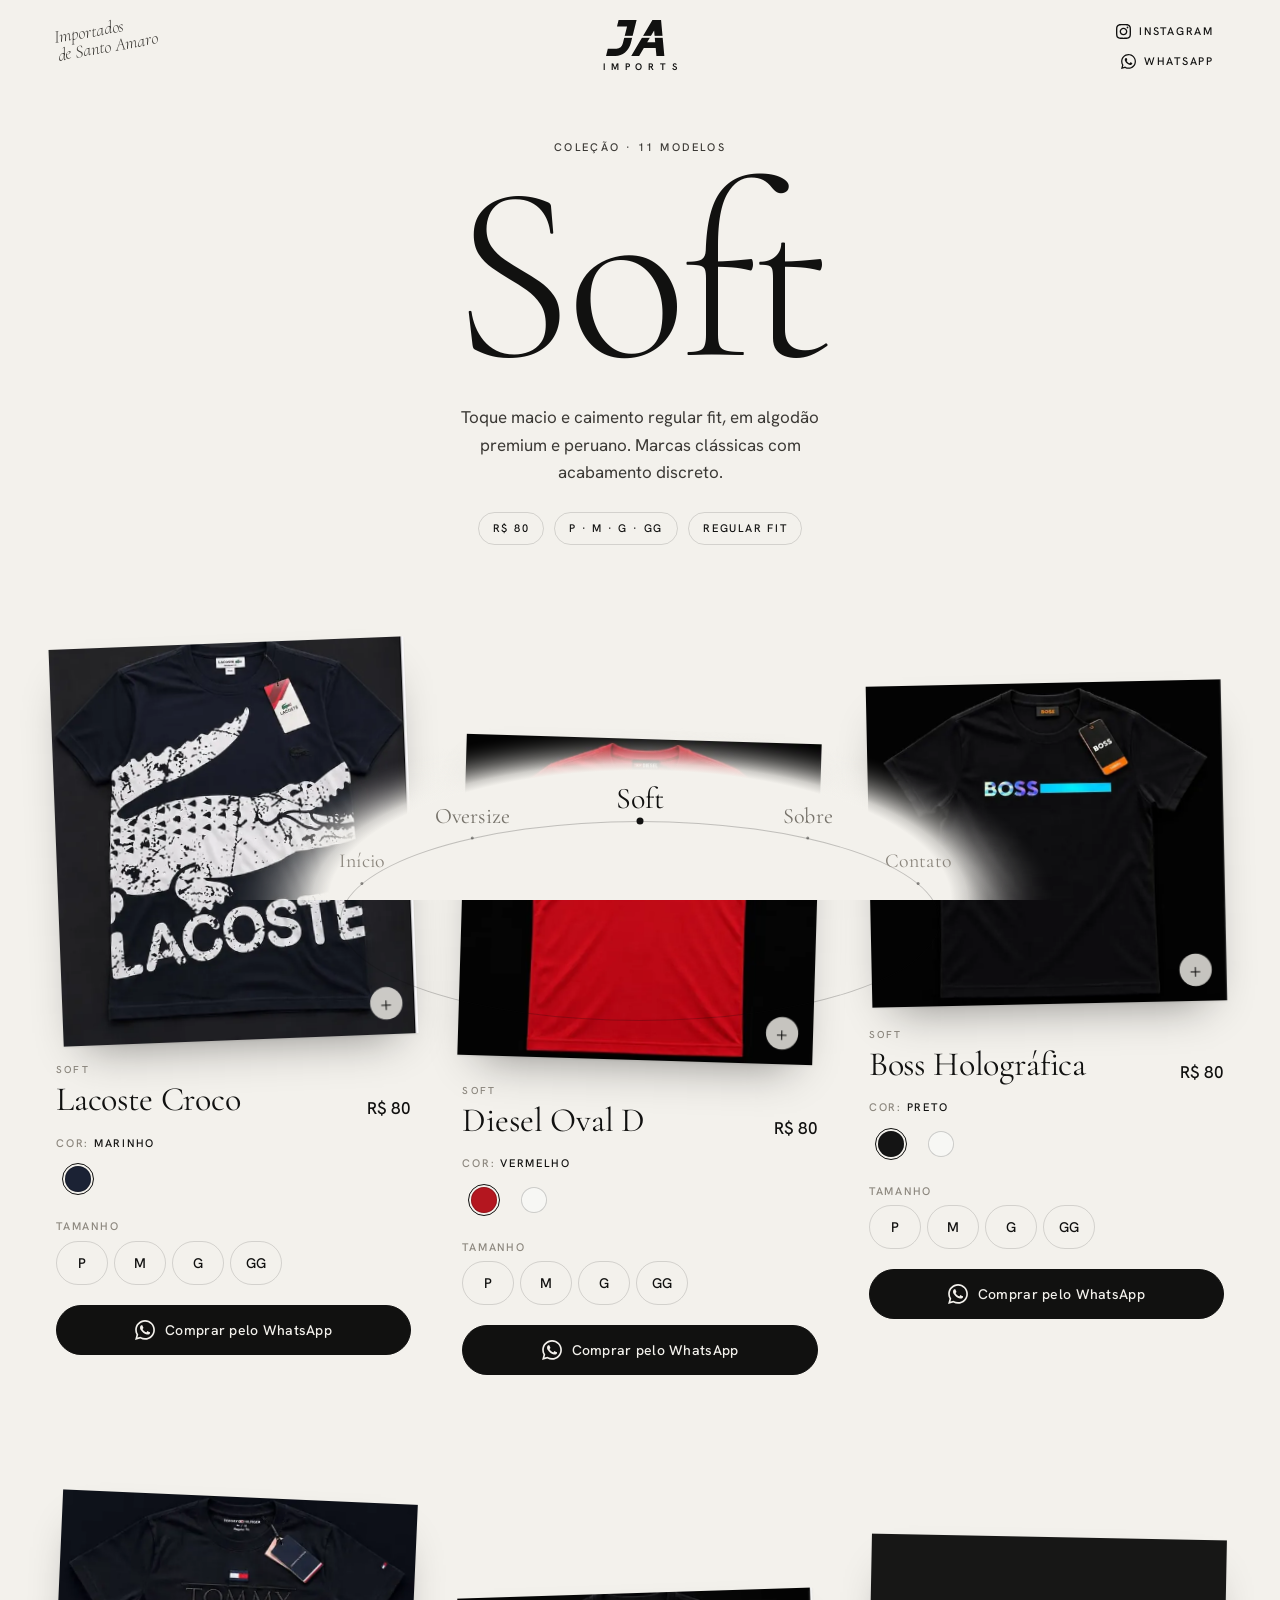
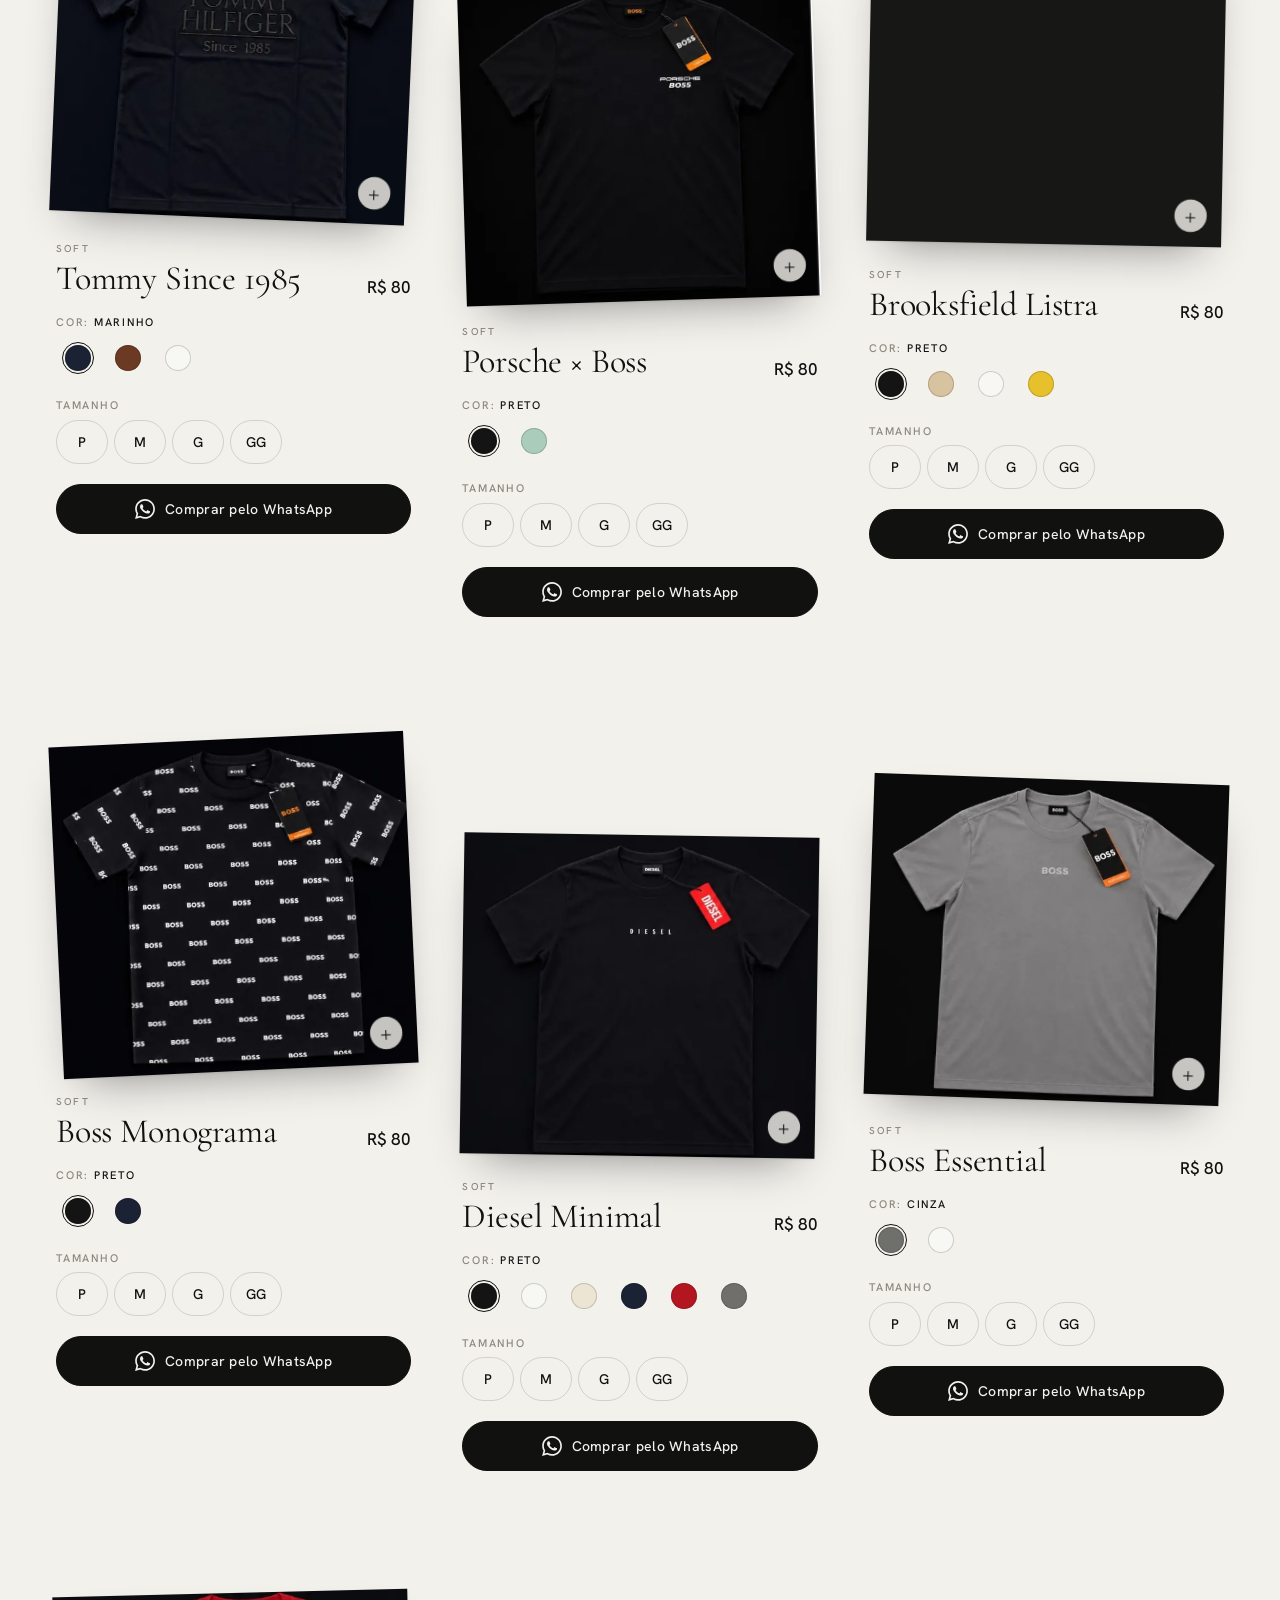
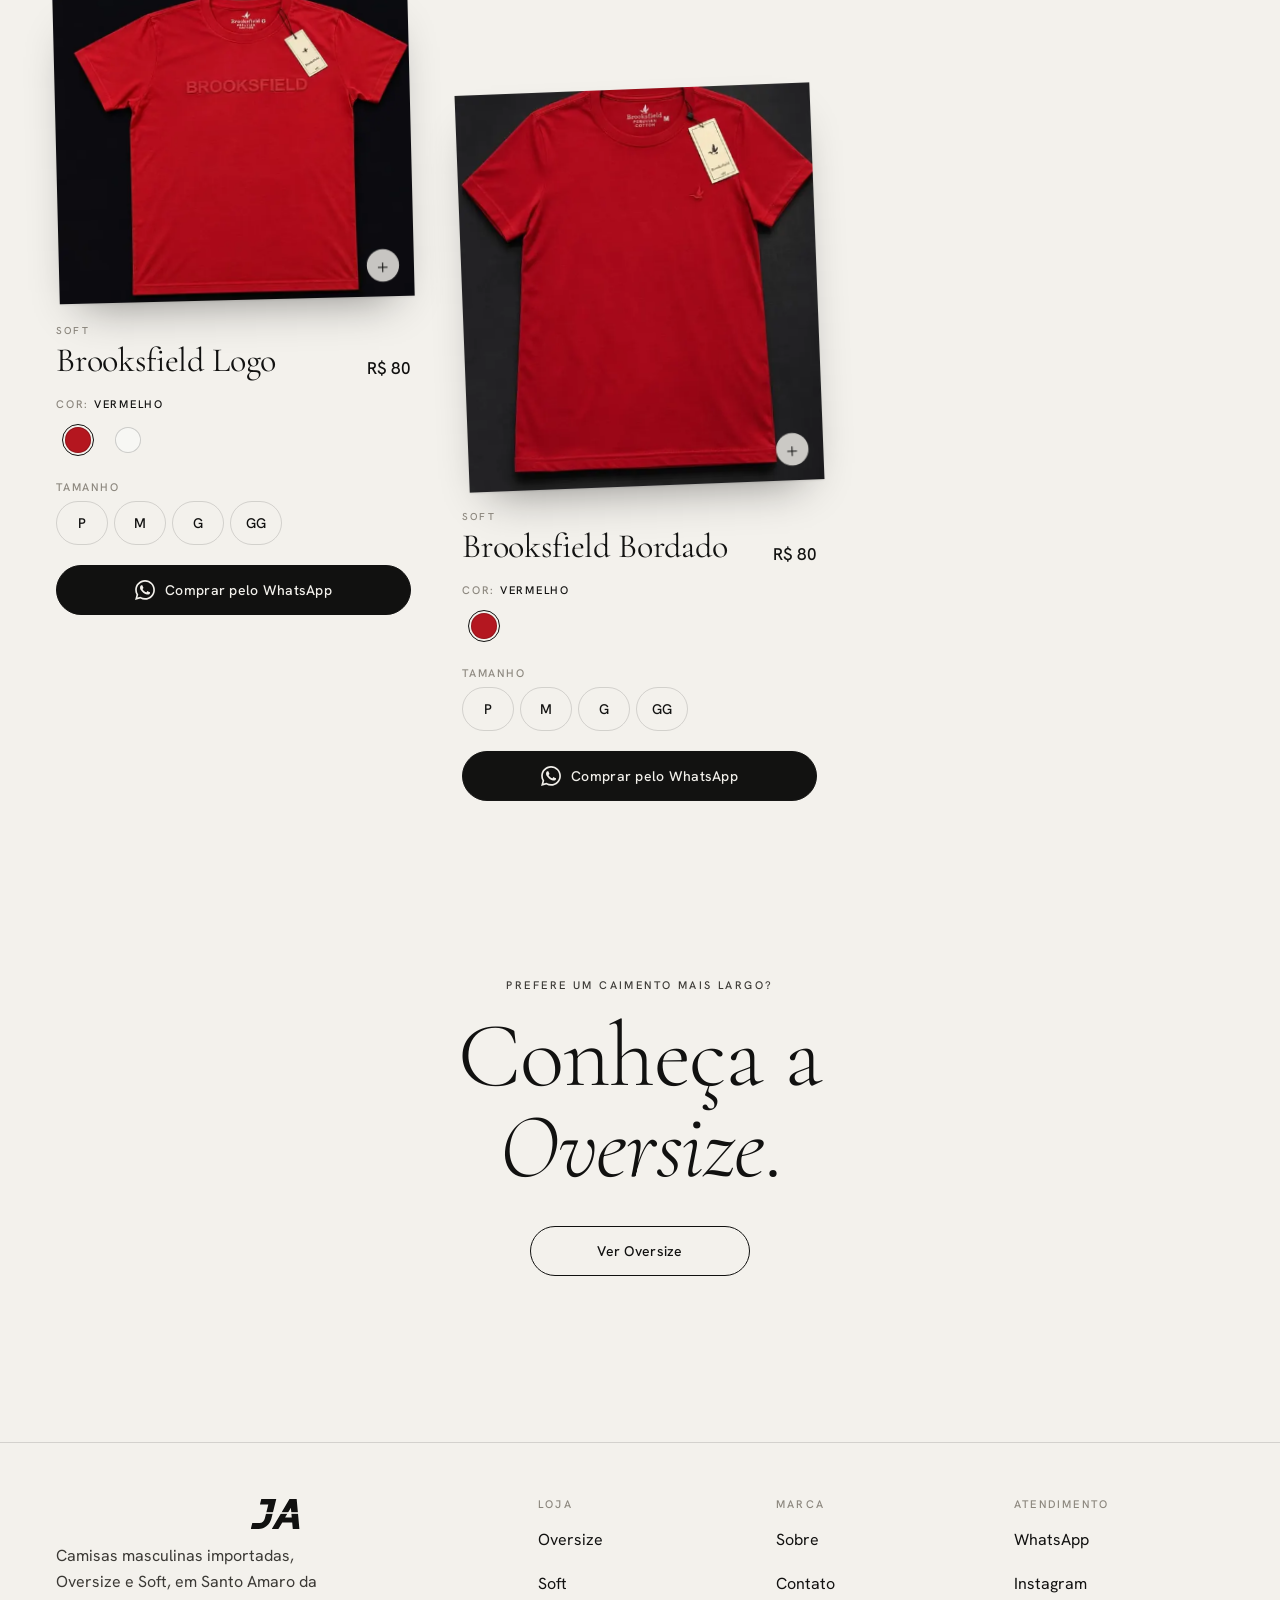
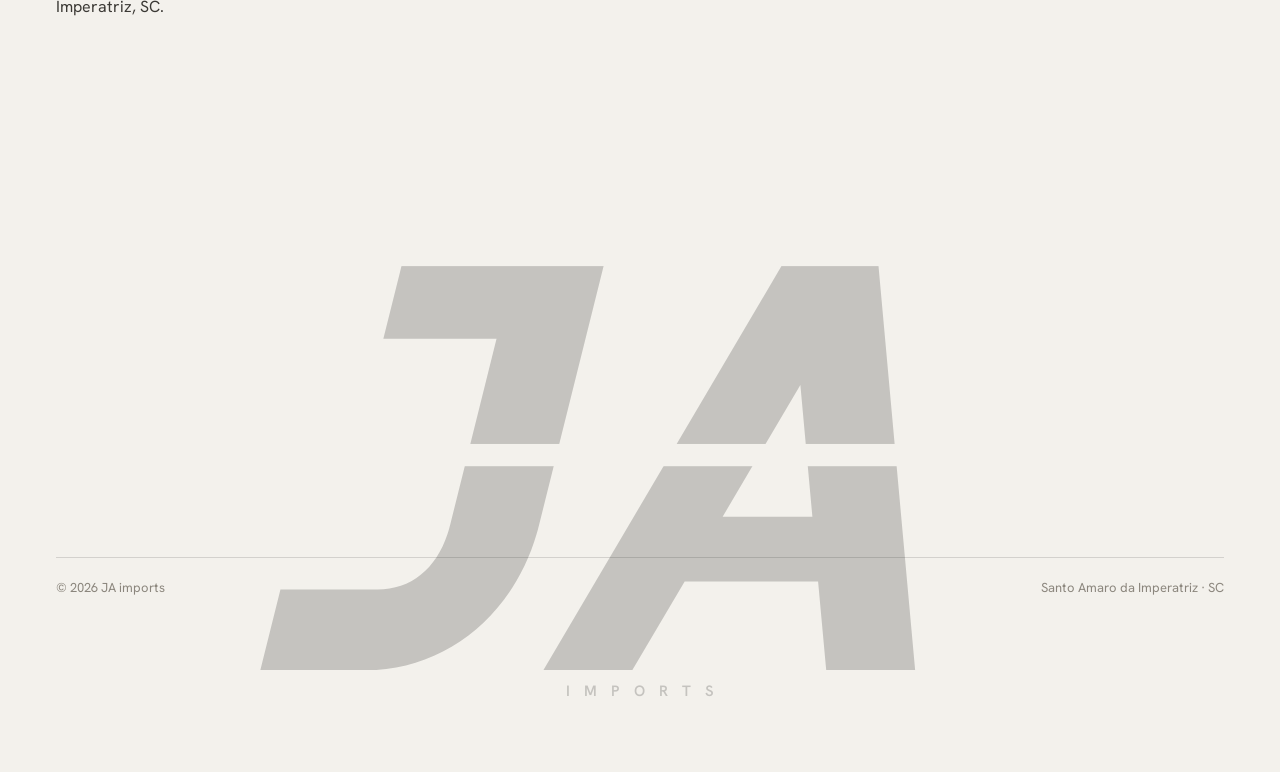
<file: soft.html>
<!doctype html>
<html lang="pt-BR" data-page="soft.html">
<head>
<meta charset="utf-8">
<meta name="viewport" content="width=device-width, initial-scale=1, viewport-fit=cover">
<title>Camisetas Soft importadas, R$ 80 | JA imports</title>
<meta name="description" content="Camisetas soft de toque macio: Lacoste, Diesel, Boss, Tommy Hilfiger, Brooksfield e mais. Regular fit, do P ao GG, R$ 80. Peça pelo WhatsApp.">
<meta name="theme-color" content="#F3F1EC">
<meta property="og:type" content="website">
<meta property="og:locale" content="pt_BR">
<meta property="og:site_name" content="JA imports">
<meta property="og:title" content="Camisetas Soft importadas, R$ 80 | JA imports">
<meta property="og:description" content="Camisetas soft de toque macio: Lacoste, Diesel, Boss, Tommy Hilfiger, Brooksfield e mais. Regular fit, do P ao GG, R$ 80. Peça pelo WhatsApp.">
<meta property="og:image" content="assets/og-image.jpg">
<meta property="og:image:width" content="1200">
<meta property="og:image:height" content="630">
<meta name="twitter:card" content="summary_large_image">
<link rel="icon" href="favicon.svg" type="image/svg+xml">
<link rel="apple-touch-icon" href="apple-touch-icon.png">
<link rel="preconnect" href="https://fonts.googleapis.com">
<link rel="preconnect" href="https://fonts.gstatic.com" crossorigin>
<link rel="stylesheet" href="https://fonts.googleapis.com/css2?family=Cormorant+Garamond:ital,wght@0,300;0,400;1,300&family=Hanken+Grotesk:wght@400;500;600&display=swap">
<link rel="stylesheet" href="assets/css/style.css?v=fbdc24ee">
<script>(function(){var h=document.documentElement;h.classList.add('js');try{if(sessionStorage.getItem('ja-intro')||matchMedia('(prefers-reduced-motion: reduce)').matches)h.classList.add('sem-intro');else sessionStorage.setItem('ja-intro','1')}catch(e){h.classList.add('sem-intro')}})()</script>
<script src="assets/js/produtos.js?v=cec2f404" defer></script>
<script src="assets/vendor/gsap.min.js?v=ff86cb55" defer></script>
<script src="assets/vendor/ScrollTrigger.min.js?v=2e3b8c36" defer></script>
<script src="assets/vendor/lenis.min.js?v=3c513ccf" defer></script>
<script src="assets/js/main.js?v=feda7186" defer></script>
<script src="assets/js/movimento.js?v=7a43073d" defer></script>
</head>
<body>
<a class="skip" href="#conteudo">Pular para o conteúdo</a>
<svg width="0" height="0" style="position:absolute" aria-hidden="true" focusable="false">
  <defs>
    <mask id="ja-corte" maskUnits="userSpaceOnUse" x="0" y="0" width="188" height="100">
      <rect width="188" height="100" fill="#fff"/><rect y="44" width="188" height="5.5" fill="#000"/>
    </mask>
    <symbol id="ja-mono" viewBox="0 0 188 100"><g mask="url(#ja-corte)"><g transform="translate(25 0) skewX(-14)"><path d="M10 0H60V64C60 86 46 100 26 100H0V80H24C33 80 38 74 38 64V18H10Z"/><path fill-rule="evenodd" d="M70 100 104 0H128L162 100H140L132.5 78H99.5L92 100ZM116 29.4 127.1 62H104.9Z"/></g></g></symbol>
    <symbol id="i-ig" viewBox="0 0 256 256"><path d="M127.999746,23.06353 C162.177385,23.06353 166.225393,23.1936027 179.722476,23.8094161 C192.20235,24.3789926 198.979853,26.4642218 203.490736,28.2166477 C209.464938,30.5386501 213.729395,33.3128586 218.208268,37.7917319 C222.687141,42.2706052 225.46135,46.5350617 227.782844,52.5092638 C229.535778,57.0201472 231.621007,63.7976504 232.190584,76.277016 C232.806397,89.7746075 232.93647,93.8226147 232.93647,128.000254 C232.93647,162.177893 232.806397,166.225901 232.190584,179.722984 C231.621007,192.202858 229.535778,198.980361 227.782844,203.491244 C225.46135,209.465446 222.687141,213.729903 218.208268,218.208776 C213.729395,222.687649 209.464938,225.461858 203.490736,227.783352 C198.979853,229.536286 192.20235,231.621516 179.722476,232.191092 C166.227425,232.806905 162.179418,232.936978 127.999746,232.936978 C93.8200742,232.936978 89.772067,232.806905 76.277016,232.191092 C63.7971424,231.621516 57.0196391,229.536286 52.5092638,227.783352 C46.5345536,225.461858 42.2700971,222.687649 37.7912238,218.208776 C33.3123505,213.729903 30.538142,209.465446 28.2166477,203.491244 C26.4637138,198.980361 24.3784845,192.202858 23.808908,179.723492 C23.1930946,166.225901 23.0630219,162.177893 23.0630219,128.000254 C23.0630219,93.8226147 23.1930946,89.7746075 23.808908,76.2775241 C24.3784845,63.7976504 26.4637138,57.0201472 28.2166477,52.5092638 C30.538142,46.5350617 33.3123505,42.2706052 37.7912238,37.7917319 C42.2700971,33.3128586 46.5345536,30.5386501 52.5092638,28.2166477 C57.0196391,26.4642218 63.7971424,24.3789926 76.2765079,23.8094161 C89.7740994,23.1936027 93.8221066,23.06353 127.999746,23.06353 M127.999746,0 C93.2367791,0 88.8783247,0.147348072 75.2257637,0.770274749 C61.601148,1.39218523 52.2968794,3.55566141 44.1546281,6.72008828 C35.7374966,9.99121548 28.5992446,14.3679613 21.4833489,21.483857 C14.3674532,28.5997527 9.99070739,35.7380046 6.71958019,44.1551362 C3.55515331,52.2973875 1.39167714,61.6016561 0.769766653,75.2262718 C0.146839975,88.8783247 0,93.2372872 0,128.000254 C0,162.763221 0.146839975,167.122183 0.769766653,180.774236 C1.39167714,194.398852 3.55515331,203.703121 6.71958019,211.845372 C9.99070739,220.261995 14.3674532,227.400755 21.4833489,234.516651 C28.5992446,241.632547 35.7374966,246.009293 44.1546281,249.28042 C52.2968794,252.444847 61.601148,254.608323 75.2257637,255.230233 C88.8783247,255.85316 93.2367791,256 127.999746,256 C162.762713,256 167.121675,255.85316 180.773728,255.230233 C194.398344,254.608323 203.702613,252.444847 211.844864,249.28042 C220.261995,246.009293 227.400247,241.632547 234.516143,234.516651 C241.632039,227.400755 246.008785,220.262503 249.279912,211.845372 C252.444339,203.703121 254.607815,194.398852 255.229725,180.774236 C255.852652,167.122183 256,162.763221 256,128.000254 C256,93.2372872 255.852652,88.8783247 255.229725,75.2262718 C254.607815,61.6016561 252.444339,52.2973875 249.279912,44.1551362 C246.008785,35.7380046 241.632039,28.5997527 234.516143,21.483857 C227.400247,14.3679613 220.261995,9.99121548 211.844864,6.72008828 C203.702613,3.55566141 194.398344,1.39218523 180.773728,0.770274749 C167.121675,0.147348072 162.762713,0 127.999746,0 Z M127.999746,62.2703115 C91.698262,62.2703115 62.2698034,91.69877 62.2698034,128.000254 C62.2698034,164.301738 91.698262,193.730197 127.999746,193.730197 C164.30123,193.730197 193.729689,164.301738 193.729689,128.000254 C193.729689,91.69877 164.30123,62.2703115 127.999746,62.2703115 Z M127.999746,170.667175 C104.435741,170.667175 85.3328252,151.564259 85.3328252,128.000254 C85.3328252,104.436249 104.435741,85.3333333 127.999746,85.3333333 C151.563751,85.3333333 170.666667,104.436249 170.666667,128.000254 C170.666667,151.564259 151.563751,170.667175 127.999746,170.667175 Z M211.686338,59.6734287 C211.686338,68.1566129 204.809755,75.0337031 196.326571,75.0337031 C187.843387,75.0337031 180.966297,68.1566129 180.966297,59.6734287 C180.966297,51.1902445 187.843387,44.3136624 196.326571,44.3136624 C204.809755,44.3136624 211.686338,51.1902445 211.686338,59.6734287 Z"/></symbol>
    <symbol id="i-wa" viewBox="0 0 256 258"><path fill-rule="evenodd" d="M1.07062531,127.416078 C1.06284837,149.873286 6.93054909,171.796478 18.0839762,191.11958 L0,257.147091 L67.5712334,239.429927 C86.1892261,249.581425 107.15067,254.933255 128.481518,254.941032 L128.535957,254.941032 C198.783754,254.941032 255.970181,197.772751 256,127.518474 C256.011658,93.4697375 242.763642,61.4533745 218.700495,37.3681934 C194.63346,13.2856047 162.632651,0.0142577221 128.535957,0 C58.2751986,0 1.09914076,57.1592078 1.07062531,127.416078 Z M41.3098055,187.792346 L38.7874848,183.787222 C28.1810358,166.922929 22.5829356,147.435216 22.5907045,127.423855 C22.6140434,69.0294095 70.1376234,21.5213834 128.576138,21.5213834 C156.875124,21.5330488 183.472256,32.5646372 203.47584,52.5811829 C223.479424,72.5990247 234.486386,99.2091187 234.478613,127.510697 C234.452686,185.906438 186.92781,233.420945 128.535957,233.420945 L128.49448,233.420945 C109.481159,233.410576 90.8346512,228.305015 74.571775,218.656426 L70.7014515,216.360933 L30.6035524,226.874058 L41.3098055,187.792346 Z M96.6782434,74.1484502 C94.2920192,68.8445776 91.781364,68.7382928 89.5117939,68.6449695 C87.6544015,68.565904 85.5300009,68.5710189 83.4081926,68.5710189 C81.2837921,68.5710189 77.8334233,69.369521 74.9157749,72.5554738 C71.9955342,75.7427228 63.7675324,83.4470773 63.7675324,99.1163139 C63.7675324,114.786847 75.181487,129.928547 76.7718711,132.05554 C78.3648475,134.178645 98.8052363,167.362845 131.176746,180.128691 C158.081068,190.737732 163.556033,188.627589 169.395218,188.096165 C175.234404,187.566037 188.238742,180.394403 190.891975,172.957057 C193.546503,165.521006 193.546503,159.146509 192.750663,157.815356 C191.954823,156.488091 189.830423,155.690955 186.645766,154.099275 C183.459813,152.506298 167.802242,144.800648 164.883297,143.737799 C161.963057,142.676247 159.839952,142.146119 157.715552,145.334664 C155.592447,148.519321 149.492734,155.690955 147.634046,157.815356 C145.776654,159.943645 143.917965,160.209357 140.733309,158.61638 C137.547356,157.018219 127.289573,153.658582 115.121255,142.809751 C105.652831,134.367884 99.2614834,123.942897 97.4027949,120.754351 C95.5454026,117.569695 97.204483,115.84451 98.8013479,114.256719 C100.232305,112.82965 101.987301,110.538045 103.580277,108.679357 C105.169365,106.819372 105.699493,105.492108 106.761045,103.367707 C107.823894,101.242011 107.292469,99.382026 106.496629,97.7890496 C105.699493,96.1960732 99.5103455,80.4464749 96.6782434,74.1484502"/></symbol>
  </defs>
</svg>
<div class="intro" aria-hidden="true"><div class="intro__logo"><div class="intro__mono-wrap"><svg class="intro__mono intro__mono--a" viewBox="0 0 188 100"><use href="#ja-mono"></use></svg><svg class="intro__mono intro__mono--b" viewBox="0 0 188 100"><use href="#ja-mono"></use></svg></div><span class="intro__sub">Imports</span></div></div>
<header class="site-header">
  <p class="tagline">Importados<br>de Santo Amaro</p>
  <a class="brand" href="index.html" aria-label="JA imports, página inicial">
    <svg class="brand__mono" viewBox="0 0 188 100" aria-hidden="true"><use href="#ja-mono"></use></svg>
    <span class="brand__sub" aria-hidden="true">Imports</span>
  </a>
  <nav class="social" aria-label="Redes sociais">
    <a href="https://www.instagram.com/jacksonofici4l/" data-ig target="_blank" rel="noopener" aria-label="Instagram da JA imports"><svg class="ic" aria-hidden="true"><use href="#i-ig"></use></svg><span>Instagram</span></a>
    <a href="https://wa.me/5548988136549?text=Ol%C3%A1%2C%20JA%20imports%21%20Vim%20pelo%20site%20e%20quero%20saber%20mais%20sobre%20as%20camisas." data-wa target="_blank" rel="noopener" aria-label="WhatsApp da JA imports"><svg class="ic" aria-hidden="true"><use href="#i-wa"></use></svg><span>WhatsApp</span></a>
  </nav>
</header>
<main id="conteudo">
<section class="page-head" aria-labelledby="titulo">
  <p class="eyebrow fade-up" style="--delay:.15s">Coleção · <span data-qtd></span> modelos</p>
  <h1 class="page-head__title" id="titulo" data-split>Soft</h1>
  <p class="lead fade-up" style="--delay:.55s">Toque macio e caimento regular fit, em algodão premium e peruano. Marcas clássicas com acabamento discreto.</p>
  <ul class="fatos fade-up" style="--delay:.7s"><li><span data-preco="soft">R$ 80</span></li><li>P · M · G · GG</li><li>Regular fit</li></ul>
</section>

<section aria-label="Modelos Soft">
  <div class="vitrine" id="vitrine" data-colecao="soft">
    <noscript><p class="lead" style="margin:0 auto;text-align:center">Ative o JavaScript para ver os modelos, ou chame no WhatsApp (48) 98813-6549.</p></noscript>
  </div>
</section>

<section class="section fecho" aria-labelledby="outra-titulo" style="padding-top:0">
  <div class="wrap reveal">
    <p class="eyebrow">Prefere um caimento mais largo?</p>
    <h2 class="display" id="outra-titulo">Conheça a <em>Oversize</em>.</h2>
    <div class="actions"><a class="btn btn--ghost" href="oversize.html">Ver Oversize</a></div>
  </div>
</section>
</main>
<footer class="site-footer">
  <div class="wrap">
    <div class="footer__brand">
      <svg viewBox="0 0 188 100" role="img" aria-label="JA imports"><use href="#ja-mono"></use></svg>
      <p>Camisas masculinas importadas, Oversize e Soft, em Santo Amaro da Imperatriz, SC.</p>
    </div>
    <div class="footer__cols">
      <div><h2>Loja</h2><ul><li><a href="oversize.html">Oversize</a></li><li><a href="soft.html">Soft</a></li></ul></div>
      <div><h2>Marca</h2><ul><li><a href="sobre.html">Sobre</a></li><li><a href="contato.html">Contato</a></li></ul></div>
      <div><h2>Atendimento</h2><ul><li><a href="https://wa.me/5548988136549?text=Ol%C3%A1%2C%20JA%20imports%21%20Vim%20pelo%20site%20e%20quero%20saber%20mais%20sobre%20as%20camisas." data-wa target="_blank" rel="noopener">WhatsApp</a></li><li><a href="https://www.instagram.com/jacksonofici4l/" data-ig target="_blank" rel="noopener">Instagram</a></li></ul></div>
    </div>
    <div class="footer__mega" aria-hidden="true"><svg viewBox="0 0 188 100"><use href="#ja-mono"></use></svg><span>Imports</span></div>
    <p class="footer__legal"><span>© 2026 JA imports</span><span>Santo Amaro da Imperatriz · SC</span></p>
  </div>
</footer>
<dialog class="lightbox" id="lightbox" aria-label="Foto ampliada">
  <button class="lightbox__fechar" type="button" data-fechar aria-label="Fechar foto">&times;</button>
  <figure class="lightbox__fig"><img alt="" decoding="async"><p class="lightbox__nome"></p></figure>
</dialog>
<nav class="dial" id="dial" aria-label="Menu principal" data-current="2">
  <span class="dial__arc" aria-hidden="true"></span><span class="dial__mark" data-k="-2"></span><span class="dial__mark" data-k="-1"></span><span class="dial__mark" data-k="1"></span><span class="dial__mark" data-k="2"></span><span class="dial__dot" aria-hidden="true"></span>
  <a class="dial__item" href="index.html">Início</a>
  <a class="dial__item" href="oversize.html">Oversize</a>
  <a class="dial__item" href="soft.html" aria-current="page">Soft</a>
  <a class="dial__item" href="sobre.html">Sobre</a>
  <a class="dial__item" href="contato.html">Contato</a>
</nav>
<script>(function(){var d=document.getElementById('dial');if(!d)return;var it=[].slice.call(d.querySelectorAll('.dial__item')),n=it.length,c=+d.dataset.current,s=34,p=null;try{var v=sessionStorage.getItem('ja-dial');if(v!==null&&!isNaN(+v))p=+v;}catch(e){}var rm=matchMedia('(prefers-reduced-motion: reduce)').matches;function o(i,k){var x=((i-k)%n+n)%n;return x>n/2?x-n:x;}function set(f){it.forEach(function(el,i){el.style.setProperty('--a',f(i)+'deg');});}[].slice.call(d.querySelectorAll('.dial__mark')).forEach(function(m){m.style.setProperty('--a',(+m.dataset.k*s)+'deg');});if(rm||p===c){set(function(i){return o(i,c)*s;});}else{d.classList.add('dial--still');if(p===null){d.classList.add('dial--intro');set(function(){return 0;});}else{set(function(i){return o(i,p)*s;});}var dd=p===null?0:o(c,p);requestAnimationFrame(function(){requestAnimationFrame(function(){d.classList.remove('dial--still');d.classList.add('is-open');set(function(i){var f=o(i,c);if(p===null)return f*s;var t=o(i,p)-dd;return t===f?f*s:(t<f?f*s-360:f*s+360);});});});}try{sessionStorage.setItem('ja-dial',c);}catch(e){}})();</script>
</body>
</html>
</file>
<file: assets/css/style.css>
/* ==========================================================================
   JA imports — estilo
   Mobile first. Off-white, tinta preta, serifa fina + sans simples.
   ========================================================================== */

@property --a { syntax: "<angle>"; inherits: false; initial-value: 0deg; }

:root {
  --bg: #F3F1EC;
  --bg-2: #E9E5DD;
  --ink: #111110;
  --ink-2: #3B3935;
  --muted: #8B867D;
  --line: rgba(17, 17, 16, .14);
  --accent: #A3141C;

  --serif: "Cormorant Garamond", "Cormorant", Georgia, "Times New Roman", serif;
  --sans: "Hanken Grotesk", system-ui, -apple-system, "Segoe UI", Roboto, sans-serif;

  --pad: clamp(18px, 4.6vw, 56px);
  --maxw: 1320px;
  --header-h: 68px;

  --ease: cubic-bezier(.2, .7, .2, 1);
  --ease-io: cubic-bezier(.65, 0, .35, 1);

  /* menu em arco */
  --rx: clamp(132px, 37vw, 300px);
  --ry: clamp(52px, 14vw, 100px);
  --step: 34deg;
  --dial-h: calc(50px + var(--ry) * .63 + 16px);
}
@media (min-width: 1000px) { :root { --header-h: 92px; } }

/* ---------- base ---------- */
*, *::before, *::after { box-sizing: border-box; }
html { -webkit-text-size-adjust: 100%; text-size-adjust: 100%; scroll-padding-top: calc(var(--header-h) + 16px); }
body {
  margin: 0;
  background: var(--bg);
  color: var(--ink);
  font: 400 16px/1.6 var(--sans);
  -webkit-font-smoothing: antialiased;
  -moz-osx-font-smoothing: grayscale;
  overflow-x: clip;
}
img, video, svg { display: block; max-width: 100%; }
img { height: auto; }
a { color: inherit; }
button { font: inherit; color: inherit; }
h1, h2, h3, p { margin: 0; }
em { font-style: italic; }
::selection { background: var(--ink); color: var(--bg); }
:focus-visible { outline: 2px solid var(--ink); outline-offset: 3px; border-radius: 2px; }

.sr { position: absolute !important; width: 1px; height: 1px; overflow: hidden; clip: rect(0 0 0 0); clip-path: inset(50%); white-space: nowrap; }
.skip {
  position: fixed; left: 12px; top: 12px; z-index: 100;
  padding: 12px 18px; background: var(--ink); color: var(--bg);
  font: 500 14px/1 var(--sans); text-decoration: none; border-radius: 999px;
  transform: translateY(-160%); transition: transform .3s var(--ease);
}
.skip:focus { transform: none; }

.ic { width: 20px; height: 20px; fill: currentColor; flex: none; }

/* ---------- tipografia ---------- */
.eyebrow {
  font: 500 11px/1.4 var(--sans);
  letter-spacing: .22em;
  text-transform: uppercase;
  color: var(--ink-2);
}
.display {
  font-family: var(--serif);
  font-weight: 300;
  font-size: clamp(40px, 10.6vw, 92px);
  line-height: .98;
  letter-spacing: -.012em;
}
.title {
  font-family: var(--serif);
  font-weight: 300;
  font-size: clamp(40px, 9.4vw, 96px);
  line-height: 1;
  letter-spacing: -.012em;
}
.lead { font-size: 16px; line-height: 1.6; color: var(--ink-2); max-width: 40ch; }
@media (min-width: 1000px) { .lead { font-size: 17px; } }

/* ---------- botões e links ---------- */
.btn {
  --btn-bg: transparent; --btn-fg: var(--ink);
  display: inline-flex; align-items: center; justify-content: center; gap: 10px;
  min-height: 50px; padding: 0 24px;
  border: 1px solid var(--ink); border-radius: 999px;
  background: var(--btn-bg); color: var(--btn-fg);
  font: 500 14px/1 var(--sans); letter-spacing: .02em;
  text-decoration: none; cursor: pointer;
  translate: var(--mx, 0px) var(--my, 0px);
  transition: transform .3s var(--ease), background-color .3s, color .3s, box-shadow .3s;
}
.btn--solid { --btn-bg: var(--ink); --btn-fg: var(--bg); }
.btn--block { width: 100%; }
.btn:active { transform: translateY(0) scale(.97); }
@media (hover: hover) {
  .btn:hover { transform: translateY(-2px); box-shadow: 0 12px 24px -14px rgba(0,0,0,.5); }
  .btn--ghost:hover { --btn-bg: var(--ink); --btn-fg: var(--bg); }
  .btn--solid:hover { --btn-bg: #2B2A27; }
}

.link {
  display: inline-flex; align-items: center; gap: 10px;
  min-height: 44px;
  font: 500 13px/1 var(--sans); letter-spacing: .16em; text-transform: uppercase;
  text-decoration: none;
  background: linear-gradient(currentColor, currentColor) 0 calc(50% + 12px) / 0 1px no-repeat;
  transition: background-size .45s var(--ease);
}
.link .arrow { transition: transform .45s var(--ease); }
@media (hover: hover) {
  .link:hover { background-size: 100% 1px; }
  .link:hover .arrow { transform: translateX(4px); }
}

/* ---------- foto inclinada (componente) ---------- */
.tilt {
  --r: 0deg; --rx: 0deg; --ry: 0deg;
  position: relative;
  display: block;
  overflow: hidden;
  background: #171716;
  transform: perspective(1000px) rotateX(var(--rx)) rotateY(var(--ry)) rotate(var(--r));
  box-shadow: 0 1px 2px rgba(0,0,0,.08), 0 22px 44px -22px rgba(0,0,0,.45);
  transition: transform .7s var(--ease), box-shadow .7s var(--ease);
  will-change: transform;
}
.tilt img { width: 100%; height: 100%; object-fit: cover; transition: transform 1.1s var(--ease); }
/* brilho que segue o mouse */
.tilt::after {
  content: ""; position: absolute; inset: 0; pointer-events: none;
  background: radial-gradient(circle at var(--gx, 50%) var(--gy, 30%), rgba(255,255,255,.38), rgba(255,255,255,0) 52%);
  mix-blend-mode: soft-light; opacity: 0; transition: opacity .45s;
}
@media (hover: hover) {
  .tilt:hover { transform: perspective(1000px) rotateX(var(--rx)) rotateY(var(--ry)) rotate(0deg) scale(1.035); box-shadow: 0 2px 4px rgba(0,0,0,.08), 0 40px 70px -26px rgba(0,0,0,.55); z-index: 6; }
  .tilt:hover img { transform: scale(1.05); }
  .tilt:hover::after { opacity: 1; }
}
.tilt.is-tilting { transition: transform .2s ease-out, box-shadow .7s var(--ease); }
.tilt:active { transform: perspective(1000px) rotate(calc(var(--r) * .4)) scale(.99); }

/* ==========================================================================
   CABEÇALHO
   ========================================================================== */
.site-header {
  position: fixed; inset: 0 0 auto; z-index: 60;
  height: var(--header-h);
  display: grid; grid-template-columns: 1fr auto 1fr; align-items: center;
  padding: 0 var(--pad);
  transition: transform .55s var(--ease), background-color .35s, box-shadow .35s;
  view-transition-name: cabecalho;
}
.site-header.is-scrolled {
  background: color-mix(in srgb, var(--bg) 84%, transparent);
  -webkit-backdrop-filter: blur(14px) saturate(1.2);
  backdrop-filter: blur(14px) saturate(1.2);
  box-shadow: 0 1px 0 var(--line);
}
.site-header.is-hidden { transform: translateY(-105%); }

.tagline {
  justify-self: start;
  font: italic 300 14px/1.02 var(--serif);
  transform: rotate(-10deg);
  transform-origin: left center;
  color: var(--ink-2);
  max-width: 9em;
}
@media (min-width: 1000px) { .tagline { font-size: 18px; } }

.brand {
  justify-self: center;
  display: flex; flex-direction: column; align-items: center; gap: 6px;
  min-height: 44px; justify-content: center;
  text-decoration: none; color: var(--ink);
}
.brand__mono { height: 26px; width: auto; aspect-ratio: 188 / 100; fill: currentColor; transition: transform .5s var(--ease); }
.brand__sub { font: 600 8px/1 var(--sans); letter-spacing: .62em; padding-left: .62em; text-transform: uppercase; }
@media (min-width: 1000px) {
  .brand__mono { height: 36px; }
  .brand__sub { font-size: 9.5px; }
}
@media (hover: hover) { .brand:hover .brand__mono { transform: skewX(-4deg) translateX(2px); } }

.social { justify-self: end; display: flex; align-items: center; gap: 2px; }
.social a {
  display: inline-flex; align-items: center; justify-content: center; gap: 8px;
  min-width: 44px; min-height: 44px;
  font: 500 11px/1 var(--sans); letter-spacing: .16em; text-transform: uppercase;
  text-decoration: none; border-radius: 999px;
  transition: background-color .3s, color .3s;
}
.social span { display: none; }
@media (hover: hover) { .social a:hover { background: var(--ink); color: var(--bg); } }
@media (min-width: 1000px) {
  .social { flex-direction: column; align-items: flex-end; gap: 0; }
  .social a { min-height: 30px; padding: 0 10px; }
  .social span { display: inline; }
  .social .ic { width: 15px; height: 15px; }
}

/* ==========================================================================
   MENU EM ARCO (fixo embaixo)
   ========================================================================== */
.dial {
  position: fixed; left: 50%; bottom: env(safe-area-inset-bottom, 0); z-index: 70;
  width: 0; height: var(--dial-h);
  view-transition-name: menu-arco;
}
.dial::before {
  content: ""; position: absolute; pointer-events: none;
  left: calc(var(--rx) * -1 - 120px); width: calc(var(--rx) * 2 + 240px);
  top: -46px; height: calc(var(--dial-h) + 46px);
  background: radial-gradient(50% 100% at 50% 100%, var(--bg) 74%, color-mix(in srgb, var(--bg) 0%, transparent) 100%);
  -webkit-backdrop-filter: blur(6px);
  backdrop-filter: blur(6px);
  -webkit-mask-image: radial-gradient(50% 100% at 50% 100%, #000 78%, transparent 100%);
  mask-image: radial-gradient(50% 100% at 50% 100%, #000 78%, transparent 100%);
}
.dial__arc {
  position: absolute; pointer-events: none;
  left: calc(var(--rx) * -1); top: 50px;
  width: calc(var(--rx) * 2); height: calc(var(--ry) * 2);
  border: 1px solid rgba(17,17,16,.22); border-radius: 50%;
}
.dial__mark, .dial__dot {
  position: absolute; left: 0; top: 50px; pointer-events: none;
  border-radius: 50%; background: var(--ink);
}
.dial__mark {
  --a: 0deg;
  width: 3px; height: 3px; opacity: .45;
  transform: translate(-50%, -50%) translate(calc(sin(var(--a)) * var(--rx)), calc((1 - cos(var(--a))) * var(--ry)));
}
.dial__dot { width: 7px; height: 7px; transform: translate(-50%, -50%); }

.dial__item {
  --a: 0deg;
  --k: max(cos(var(--a)), 0);
  position: absolute; left: 0; top: 28px;
  display: inline-flex; align-items: center; justify-content: center;
  min-height: 64px; padding: 0 14px;
  white-space: nowrap; text-decoration: none;
  font: 400 23px/1 var(--serif); letter-spacing: .005em;
  color: color-mix(in oklab, var(--ink) calc(pow(var(--k), 10) * 100%), var(--muted));
  opacity: clamp(0, calc(cos(var(--a)) * 3.4 - .15), 1);
  transform:
    translate(-50%, -50%)
    translate(calc(sin(var(--a)) * var(--rx)), calc((1 - cos(var(--a))) * var(--ry)))
    scale(calc(.66 + .34 * pow(var(--k), 8)));
  transition: --a .95s var(--ease-io);
  -webkit-tap-highlight-color: transparent;
}
.dial__item[aria-current="page"] { z-index: 2; }
.dial__item:focus-visible { outline-offset: -10px; border-radius: 999px; }
@media (hover: hover) {
  .dial__item:not([aria-current="page"]):hover { color: var(--ink); }
}
.dial--still .dial__item { transition: none; }
.dial--intro .dial__item { opacity: 0; }
.dial--intro.is-open .dial__item { opacity: clamp(0, calc(cos(var(--a)) * 3.4 - .15), 1); transition: --a 1.1s var(--ease-io), opacity .6s ease; transition-delay: var(--intro, 0s); }
@media (min-width: 1000px) {
  .dial__item { font-size: 30px; }
}
/* fallback: navegadores sem trigonometria em CSS */
@supports not (left: calc(sin(1deg) * 1px)) {
  .dial { width: 100%; left: 0; height: auto; padding: 14px 0; display: flex; justify-content: center; gap: 6px; background: var(--bg); }
  .dial__arc, .dial__mark, .dial__dot, .dial::before { display: none; }
  .dial__item { position: static; transform: none; opacity: 1; font-size: 18px; min-height: 44px; color: var(--muted); }
  .dial__item[aria-current="page"] { color: var(--ink); }
}

/* ==========================================================================
   LAYOUT GERAL
   ========================================================================== */
main { display: block; }
.wrap { width: 100%; max-width: var(--maxw); margin: 0 auto; }
.section { padding: clamp(80px, 13vw, 168px) var(--pad); }
.section-head { display: grid; gap: 14px; margin-bottom: clamp(40px, 7vw, 88px); }
@media (min-width: 900px) {
  .section-head { grid-template-columns: 1fr auto; align-items: end; }
}

/* entrada ao rolar (só com JS) */
.js .reveal { opacity: 0; transform: translateY(28px); transition: opacity 1s var(--ease), transform 1s var(--ease); transition-delay: var(--delay, 0s); }
.js .reveal.is-in { opacity: 1; transform: none; }

/* ==========================================================================
   HOME — HERO
   ========================================================================== */
.hero {
  position: relative;
  min-height: 100svh;
  display: flex; flex-direction: column; justify-content: flex-end; align-items: stretch;
  padding: calc(var(--header-h) + 4px) var(--pad) calc(var(--dial-h) + 18px);
  overflow: clip;
  perspective: 1400px;
}
.hero__stage {
  position: relative;
  width: min(100vw, 520px);
  aspect-ratio: 1 / .9;
  align-self: center;
  flex: none;
  transform-style: preserve-3d;
}
.hero__ph {
  position: absolute; margin: 0;
  left: var(--x); top: var(--y); width: var(--w);
  z-index: var(--z, 1);
  transform-style: preserve-3d;
  animation: deal 1.15s var(--ease) backwards;
  animation-delay: calc(var(--intro, 0s) + var(--i) * 85ms + 120ms);
}
.ph3d { transform-style: preserve-3d; will-change: transform; }
.hero__ph { --rr: var(--rm, 0deg); }
.hero__ph .tilt { aspect-ratio: var(--ar); --r: var(--rr); }
/* no celular as fotos flutuam devagar */
@media (hover: none) {
  .hero__ph .tilt { animation: flutua 6.5s ease-in-out infinite alternate; animation-delay: calc(var(--i) * -1.6s); }
}
@keyframes flutua { from { translate: 0 -7px; } to { translate: 0 9px; } }
@keyframes deal {
  from { opacity: 0; transform: translate(var(--fx, 0), 70px) rotate(calc(var(--rr) * -2)) scale(.86); }
}
.hero__copy { position: relative; z-index: 8; text-align: center; margin-top: 18px; }
.hero__copy .eyebrow { margin-bottom: 14px; }
.hero__copy .display { margin: 0 auto 14px; font-size: clamp(36px, 10.2vw, 64px); }
.hero__copy .lead { margin: 0 auto 20px; font-size: 15px; max-width: 40ch; }
.actions { display: flex; flex-wrap: wrap; justify-content: center; gap: 10px; }
.actions .btn { flex: 1 1 140px; max-width: 220px; }

/* linhas do título sobem de dentro de uma máscara */
.line { display: block; overflow: hidden; padding-bottom: .06em; margin-bottom: -.06em; }
.line > span { display: block; animation: rise 1.1s var(--ease) backwards; animation-delay: calc(var(--intro, 0s) + var(--l, 0) * 110ms + 380ms); }
@keyframes rise { from { transform: translateY(105%); } }
.fade-up { animation: fade-up 1s var(--ease) backwards; animation-delay: calc(var(--intro, 0s) + var(--delay, .7s)); }
@keyframes fade-up { from { opacity: 0; transform: translateY(16px); } }

@media (min-width: 1000px) {
  .hero { justify-content: center; padding-top: var(--header-h); }
  .hero__stage { position: absolute; inset: 0; width: auto; height: auto; aspect-ratio: auto; align-self: stretch; }
  .hero__ph { left: var(--X); top: var(--Y); width: var(--W); --rr: var(--rd, var(--rm, 0deg)); }
  .hero__copy { margin: 0 auto; max-width: 760px; padding-bottom: 40px; }
  .hero__copy .display { font-size: clamp(64px, 6.2vw, 104px); }
  .hero__copy .lead { font-size: 17px; max-width: 38ch; }
}
@media (max-height: 720px) and (max-width: 999px) {
  .hero__stage { width: min(100vw, 58svh); }
  .hero__copy .display { font-size: 34px; }
  .hero__copy .lead { margin-bottom: 16px; }
}

/* ==========================================================================
   HOME — COLEÇÕES
   ========================================================================== */
.colecoes { display: grid; gap: 88px; }
@media (min-width: 900px) { .colecoes { grid-template-columns: 1fr 1fr; gap: clamp(48px, 6vw, 110px); } }
.colecao { display: block; text-decoration: none; color: inherit; }
.colecao__deck { display: block; position: relative; aspect-ratio: 1 / .9; margin-bottom: 34px; perspective: 1100px; }
.deck-card { position: absolute; display: block; width: 60%; transform-style: preserve-3d; }
.deck-card .tilt { aspect-ratio: var(--ar); }
.d1 { left: 0; top: 14%; z-index: 1; } .d1 .tilt { --r: -7deg; }
.d2 { right: 0; top: 4%; z-index: 2; } .d2 .tilt { --r: 5deg; }
.d3 { left: 20%; top: 26%; z-index: 3; } .d3 .tilt { --r: -1.5deg; }
@media (hover: hover) {
  .colecao:hover .d1 .tilt { transform: perspective(1000px) rotate(-11deg) translateX(-4%); }
  .colecao:hover .d2 .tilt { transform: perspective(1000px) rotate(9deg) translateX(4%); }
  .colecao:hover .d3 .tilt { transform: perspective(1000px) rotate(0deg) translateY(-3%) scale(1.03); }
}
.colecao__meta { display: flex;
  display: flex; justify-content: space-between; align-items: baseline; gap: 16px;
  border-top: 1px solid var(--line); padding-top: 18px; margin-bottom: 14px;
}
.colecao__nome { font: 300 clamp(52px, 12vw, 104px)/.9 var(--serif); letter-spacing: -.015em; }
.colecao__preco { font: 500 18px/1 var(--sans); white-space: nowrap; }
.colecao__preco small { display: block; margin-top: 6px; font-size: 11px; letter-spacing: .16em; text-transform: uppercase; color: var(--muted); text-align: right; }
.colecao .lead { margin-bottom: 10px; }

/* ==========================================================================
   HOME — DESTAQUES
   ========================================================================== */
.destaques { display: grid; grid-template-columns: repeat(2, 1fr); gap: 44px 16px; }
.destaques > :nth-child(even) { margin-top: 48px; }
@media (min-width: 900px) {
  .destaques { grid-template-columns: repeat(3, 1fr); gap: 80px clamp(24px, 4vw, 64px); }
  .destaques > :nth-child(even) { margin-top: 0; }
  .destaques > :nth-child(3n+2) { margin-top: 90px; }
  .destaques > :nth-child(3n+3) { margin-top: 36px; }
}
.mini { display: block; text-decoration: none; color: inherit; }
.mini .tilt { aspect-ratio: var(--ar); }
.mini__info { display: flex; justify-content: space-between; align-items: baseline; gap: 8px; margin-top: 18px; }
.mini__nome { font: 400 clamp(19px, 4.6vw, 28px)/1.1 var(--serif); }
.mini__preco { font: 500 13px/1 var(--sans); white-space: nowrap; }
.mini__col { margin-top: 6px; font: 500 10px/1 var(--sans); letter-spacing: .2em; text-transform: uppercase; color: var(--muted); }
.mais { display: flex; flex-wrap: wrap; gap: 8px 28px; justify-content: center; margin-top: clamp(56px, 9vw, 110px); }

/* ==========================================================================
   HOME — COMO COMPRAR
   ========================================================================== */
.passos { list-style: none; margin: 0; padding: 0; display: grid; gap: 0; counter-reset: passo; }
.passo { display: grid; grid-template-columns: auto 1fr; gap: 6px 22px; padding: 28px 0; border-top: 1px solid var(--line); }
.passo:last-child { border-bottom: 1px solid var(--line); }
.passo__n { grid-row: span 2; font: italic 300 clamp(48px, 12vw, 88px)/.8 var(--serif); min-width: 1.2em; }
.passo h3 { font: 500 17px/1.3 var(--sans); align-self: end; }
.passo p { color: var(--ink-2); max-width: 44ch; }
@media (min-width: 900px) {
  .passos { grid-template-columns: repeat(3, 1fr); gap: clamp(24px, 4vw, 64px); }
  .passo, .passo:last-child { grid-template-columns: 1fr; border-bottom: 0; padding-top: 32px; }
  .passo__n { grid-row: auto; margin-bottom: 18px; }
}

/* ==========================================================================
   FECHAMENTO + RODAPÉ
   ========================================================================== */
.fecho { text-align: center; }
.fecho .display { max-width: 14ch; margin: 18px auto 34px; }

.site-footer {
  padding: 56px var(--pad) calc(var(--dial-h) + 44px);
  border-top: 1px solid var(--line);
}
.site-footer .wrap { display: grid; gap: 36px; }
.footer__brand { display: flex; flex-direction: column; gap: 14px; }
.footer__brand svg { height: 30px; width: auto; aspect-ratio: 188 / 100; fill: var(--ink); }
.footer__brand p { color: var(--ink-2); max-width: 30ch; }
.footer__cols { display: grid; grid-template-columns: repeat(2, 1fr); gap: 28px; }
.footer__cols h2 { font: 500 11px/1 var(--sans); letter-spacing: .2em; text-transform: uppercase; color: var(--muted); margin-bottom: 8px; }
.footer__cols ul { list-style: none; margin: 0; padding: 0; }
.footer__cols a { display: inline-flex; align-items: center; min-height: 44px; text-decoration: none; }
@media (hover: hover) { .footer__cols a:hover { text-decoration: underline; text-underline-offset: 4px; } }
.footer__legal { font-size: 13px; color: var(--muted); display: flex; flex-wrap: wrap; justify-content: space-between; gap: 8px; border-top: 1px solid var(--line); padding-top: 20px; }
@media (min-width: 900px) {
  .site-footer .wrap { grid-template-columns: 1.3fr 2fr; }
  .footer__cols { grid-template-columns: repeat(3, 1fr); }
  .footer__legal { grid-column: 1 / -1; }
}

/* ==========================================================================
   PÁGINAS DE COLEÇÃO — CABEÇALHO
   ========================================================================== */
.page-head { padding: calc(var(--header-h) + 48px) var(--pad) clamp(40px, 7vw, 90px); text-align: center; }
.page-head .eyebrow { margin-bottom: 18px; }
.page-head__title { font: 300 clamp(76px, 23vw, 250px)/.82 var(--serif); letter-spacing: -.025em; }
.page-head__title .line > span { animation-delay: .25s; }
.page-head__title .ch { display: inline-block; will-change: transform; }
/* se o JS não carregar, o título aparece mesmo assim */
.js .page-head__title[data-split]:not(.is-split) { opacity: 0; animation: aparece .01s 2s forwards; }
@keyframes aparece { to { opacity: 1; } }
.page-head .lead { margin: 26px auto 0; text-align: center; }
.fatos { list-style: none; padding: 0; margin: 26px auto 0; display: flex; flex-wrap: wrap; justify-content: center; gap: 10px; }
.fatos li { font: 500 11px/1 var(--sans); letter-spacing: .16em; text-transform: uppercase; padding: 10px 14px; border: 1px solid var(--line); border-radius: 999px; }

/* ==========================================================================
   VITRINE + CARTÃO DE PRODUTO
   ========================================================================== */
.vitrine {
  display: grid; gap: 88px 28px;
  min-height: 150svh; /* reserva espaço enquanto o JS monta a vitrine (evita salto) */
  max-width: var(--maxw); margin: 0 auto;
  padding: 8px var(--pad) clamp(90px, 12vw, 150px);
}
@media (min-width: 700px) {
  .vitrine { grid-template-columns: repeat(2, 1fr); gap: 96px clamp(28px, 4vw, 56px); }
  .vitrine > :nth-child(even) { margin-top: 72px; }
}
@media (min-width: 1120px) {
  .vitrine { grid-template-columns: repeat(3, 1fr); }
  .vitrine > :nth-child(even) { margin-top: 0; }
  .vitrine > :nth-child(3n+2) { margin-top: 96px; }
  .vitrine > :nth-child(3n+3) { margin-top: 40px; }
}

.produto { position: relative; scroll-margin-top: calc(var(--header-h) + 24px); }
.produto__foto {
  display: block; width: 100%; padding: 0; border: 0; cursor: zoom-in;
  aspect-ratio: var(--ar);
}
.produto__foto img { transition: transform 1.1s var(--ease), opacity .35s ease; }
.produto__foto img.is-swapping { opacity: 0; }
.produto__zoom {
  position: absolute; right: 12px; bottom: 12px;
  width: 38px; height: 38px; border-radius: 50%;
  display: grid; place-items: center;
  background: color-mix(in srgb, var(--bg) 90%, transparent); color: var(--ink);
  font: 300 24px/1 var(--sans);
  transform: scale(.85); opacity: .9;
  transition: transform .4s var(--ease), opacity .4s;
}
@media (hover: hover) { .produto__foto:hover .produto__zoom { transform: scale(1); opacity: 1; } }

.produto__info { display: flex; justify-content: space-between; align-items: flex-end; gap: 14px; margin-top: 26px; }
.produto__col { font: 500 10px/1 var(--sans); letter-spacing: .22em; text-transform: uppercase; color: var(--muted); margin-bottom: 8px; }
.produto__nome { font: 400 clamp(28px, 7vw, 34px)/1.02 var(--serif); letter-spacing: -.005em; }
.produto__preco { font: 500 17px/1.2 var(--sans); white-space: nowrap; }

.opcoes { border: 0; padding: 0; margin: 18px 0 0; min-width: 0; }
.opcoes legend { padding: 0; margin-bottom: 6px; font: 500 11px/1.4 var(--sans); letter-spacing: .16em; text-transform: uppercase; color: var(--muted); }
.opcoes legend b { font-weight: 500; color: var(--ink); }
.chips { display: flex; flex-wrap: wrap; gap: 6px; }
.chips input { position: absolute; opacity: 0; width: 1px; height: 1px; pointer-events: none; }

.swatch { position: relative; display: grid; place-items: center; width: 44px; height: 44px; cursor: pointer; border-radius: 50%; }
.swatch > span:first-of-type {
  width: 26px; height: 26px; border-radius: 50%;
  background: var(--c);
  box-shadow: inset 0 0 0 1px rgba(0,0,0,.18);
  transition: transform .3s var(--ease);
}
.swatch::after {
  content: ""; position: absolute; inset: 6px; border-radius: 50%;
  border: 1px solid var(--ink); opacity: 0; transform: scale(.8);
  transition: opacity .3s, transform .3s var(--ease);
}
.swatch:has(input:checked)::after { opacity: 1; transform: none; }
.swatch:has(input:focus-visible) { outline: 2px solid var(--ink); outline-offset: 0; }
@media (hover: hover) { .swatch:hover > span:first-of-type { transform: scale(1.1); } }

.size {
  position: relative; display: grid; place-items: center;
  min-width: 52px; height: 44px; padding: 0 12px;
  border: 1px solid var(--line); border-radius: 999px;
  font: 500 14px/1 var(--sans); cursor: pointer;
  transition: background-color .25s, color .25s, border-color .25s, transform .25s var(--ease);
}
.size:has(input:checked) { background: var(--ink); color: var(--bg); border-color: var(--ink); }
.size:has(input:focus-visible) { outline: 2px solid var(--ink); outline-offset: 2px; }
.size:active { transform: scale(.95); }
@media (hover: hover) { .size:hover { border-color: var(--ink); } }

.produto .btn--wa { margin-top: 20px; }
.produto__aviso { min-height: 1.4em; margin-top: 8px; font-size: 13px; color: var(--accent); }
.opcoes--tam.is-erro .chips { animation: shake .5s var(--ease); }
.opcoes--tam.is-erro .size { border-color: var(--accent); }
@keyframes shake { 20% { transform: translateX(-6px); } 40% { transform: translateX(5px); } 60% { transform: translateX(-3px); } 80% { transform: translateX(2px); } }

.produto.is-alvo .produto__foto { animation: alvo 1.6s var(--ease) .3s; }
@keyframes alvo { 30% { box-shadow: 0 0 0 6px var(--bg), 0 0 0 7px var(--ink), 0 30px 60px -24px rgba(0,0,0,.5); } }

/* ---------- foto ampliada ---------- */
.lightbox {
  width: 100%; height: 100%; max-width: none; max-height: none;
  margin: 0; padding: 0; border: 0;
  background: transparent; color: var(--bg);
  overflow: hidden;
}
.lightbox::backdrop { background: rgba(14, 14, 13, .9); }
.lightbox[open] { display: grid; place-items: center; animation: lb-in .45s var(--ease); }
@keyframes lb-in { from { opacity: 0; } }
.lightbox__fig { margin: 0; padding: 72px 16px 24px; display: grid; justify-items: center; gap: 14px; max-height: 100%; }
.lightbox__nome { font: 300 clamp(26px, 6vw, 40px)/1 var(--serif); text-align: center; order: -1; }
.lightbox img { max-height: calc(100svh - 150px); width: auto; max-width: min(92vw, 900px); object-fit: contain; animation: lb-img .6s var(--ease); }
@keyframes lb-img { from { opacity: 0; transform: scale(.96) rotate(-1.5deg); } }
.lightbox__fechar {
  position: absolute; top: 14px; right: 14px; z-index: 2;
  width: 48px; height: 48px; border-radius: 50%;
  border: 1px solid rgba(255,255,255,.35); background: transparent; color: #fff;
  font: 300 28px/1 var(--sans); cursor: pointer;
  transition: background-color .3s, color .3s, transform .3s var(--ease);
}
.lightbox__fechar:hover { background: #fff; color: var(--ink); transform: rotate(90deg); }

/* ==========================================================================
   SOBRE
   ========================================================================== */
/* ---------- palco 3D: retrato recortado com camisas em órbita ---------- */
.palco { position: relative; }
.palco__fixo {
  position: relative; overflow: clip;
  display: grid; grid-template-columns: minmax(0, 1fr); grid-template-areas: "titulo" "cena" "passos";
  gap: 16px; padding: calc(var(--header-h) + 14px) var(--pad) 48px;
}
.palco__fundo { position: absolute; inset: 0; display: grid; place-items: center; pointer-events: none; overflow: hidden; }
.palco__mono { grid-area: 1 / 1; width: min(112vw, 980px); height: auto; aspect-ratio: 188 / 100; fill: var(--ink); opacity: .055; }
.palco__nome {
  position: absolute; left: 0; top: 56%; white-space: nowrap;
  font: 600 clamp(96px, 22vw, 290px)/1 var(--sans); letter-spacing: -.02em; text-transform: uppercase;
  color: transparent; -webkit-text-stroke: 1px rgba(17,17,16,.17);
}
.palco__cabeca { grid-area: titulo; position: relative; z-index: 3; text-align: center; }
.palco__cabeca .eyebrow { margin-bottom: 10px; }
.palco__titulo { margin: 0 auto; font: 300 clamp(32px, 9vw, 58px)/1 var(--serif); letter-spacing: -.012em; }

.palco__cena { grid-area: cena; position: relative; z-index: 1; min-height: 430px; perspective: 1300px; perspective-origin: 50% 55%; }
.palco__mundo { position: absolute; inset: 0; transform-style: preserve-3d; }
.palco__pessoa {
  position: absolute; left: 50%; bottom: 0; transform: translateX(-50%); transform-style: preserve-3d;
  height: min(100%, 100vw); aspect-ratio: 896 / 1110;
}
.palco__pessoa img {
  width: 100%; height: 100%; object-fit: contain;
  filter: drop-shadow(0 22px 34px rgba(0,0,0,.24));
  /* esfuma a base e as laterais dos ombros, sem borda reta */
  -webkit-mask-image: linear-gradient(#000 72%, transparent 99%), linear-gradient(90deg, transparent, #000 12%, #000 88%, transparent);
  mask-image: linear-gradient(#000 72%, transparent 99%), linear-gradient(90deg, transparent, #000 12%, #000 88%, transparent);
  -webkit-mask-composite: source-in; mask-composite: intersect;
  will-change: transform;
}
.palco__orbita { --R: 180px; --cw: 100px; position: absolute; left: 50%; top: 66%; width: 0; height: 0; transform-style: preserve-3d; transform: rotateX(-14deg); }
.palco__trilha {
  position: absolute; left: calc(var(--R) * -1); top: calc(var(--R) * -1); width: calc(var(--R) * 2); height: calc(var(--R) * 2);
  border: 1px solid rgba(17,17,16,.28); border-radius: 50%; transform: rotateX(90deg);
}
.palco__item {
  position: absolute; left: 0; top: 0; display: block; width: var(--cw); aspect-ratio: var(--ar);
  overflow: hidden; background: #171716; transform-origin: 0 0;
  box-shadow: 0 18px 30px -16px rgba(0,0,0,.55); will-change: transform;
}
.palco__item img { width: 100%; height: 100%; object-fit: cover; }

.palco__rodape { grid-area: passos; position: relative; z-index: 3; width: 100%; max-width: 46ch; justify-self: center; text-align: center; }
.palco__cont { display: none; font: 500 11px/1 var(--sans); letter-spacing: .16em; color: var(--muted); margin-bottom: 10px; }
.palco__n { color: var(--ink); }
.palco__passos { list-style: none; margin: 0; padding: 0; display: grid; gap: 14px; color: var(--ink-2); }

@media (min-width: 900px) {
  .palco__fixo { grid-template-columns: minmax(300px, .78fr) 1.45fr; grid-template-areas: "titulo cena" "passos cena"; column-gap: 24px; }
  .palco__cabeca { align-self: end; text-align: left; }
  .palco__titulo { margin: 0; font-size: clamp(40px, 4.5vw, 72px); }
  .palco__rodape { align-self: start; justify-self: start; text-align: left; max-width: 38ch; }
  .palco__pessoa { height: min(100%, 50vw); left: 53%; }
  .palco__nome { top: 50%; }
  .palco__orbita { left: 53%; }
}

/* com animação: a cena fica presa na tela e a rolagem comanda o 3D */
@media (prefers-reduced-motion: no-preference) {
  html.js:not(.sem-gsap) .palco { height: 330svh; }
  html.js:not(.sem-gsap) .palco__fixo {
    position: sticky; top: 0; height: 100svh;
    grid-template-rows: auto minmax(0, 1fr) auto; gap: 6px; padding-bottom: calc(var(--dial-h) + 34px);
  }
  html.js:not(.sem-gsap) .palco__cena { min-height: 0; }
  html.js:not(.sem-gsap) .palco__cont { display: block; }
  html.js:not(.sem-gsap) .palco__passos { grid-template: auto / minmax(0, 1fr); }
  html.js:not(.sem-gsap) .palco__passos li {
    grid-area: 1 / 1; opacity: 0; transform: perspective(600px) translateY(20px) rotateX(-45deg);
    transition: opacity .45s var(--ease), transform .6s var(--ease);
  }
  html.js:not(.sem-gsap) .palco__passos li.is-on { opacity: 1; transform: none; transition-delay: .12s; }
  @media (max-width: 899px) { html.js:not(.sem-gsap) .palco__passos { font-size: 15px; line-height: 1.55; } }
  @media (max-width: 899px) and (max-height: 720px) {
    html.js:not(.sem-gsap) .palco__titulo { font-size: 28px; }
    html.js:not(.sem-gsap) .palco__cont { display: none; }
    html.js:not(.sem-gsap) .palco__passos { font-size: 13.5px; }
  }
  @media (min-width: 900px) {
    html.js:not(.sem-gsap) .palco__fixo { grid-template-rows: 1fr 1fr; padding-bottom: 0; row-gap: 22px; }
  }
}

.bastidores { display: grid; gap: 44px; align-items: center; }
.cortes { position: relative; width: 100%; aspect-ratio: 1 / .78; perspective: 1200px; }
.corte { position: absolute; left: var(--x); top: var(--y); width: 34%; z-index: var(--z, 1); transform-style: preserve-3d; }
.corte .tilt { aspect-ratio: 478 / 850; }
.corte video { width: 100%; height: 100%; object-fit: cover; }
.bastidores .title { margin: 16px 0 22px; }
@media (min-width: 900px) {
  .bastidores { grid-template-columns: 1.15fr 1fr; gap: clamp(48px, 7vw, 120px); }
}
.citacao { text-align: center; }
.citacao blockquote { margin: 0 auto; font: italic 300 clamp(40px, 9vw, 104px)/1 var(--serif); max-width: 16ch; letter-spacing: -.01em; }
.pilares { list-style: none; margin: 0; padding: 0; display: grid; gap: 0; }
.pilares li { padding: 26px 0; border-top: 1px solid var(--line); display: grid; gap: 8px; }
.pilares h3 { font: 400 30px/1.05 var(--serif); }
.pilares p { color: var(--ink-2); max-width: 40ch; }
@media (min-width: 900px) { .pilares { grid-template-columns: repeat(3, 1fr); gap: clamp(24px, 4vw, 64px); } }

/* ==========================================================================
   CONTATO
   ========================================================================== */
.contato { padding: calc(var(--header-h) + 40px) var(--pad) clamp(80px, 12vw, 140px); }
.contato .wrap { display: grid; gap: 56px; }
.contato .eyebrow { margin-bottom: 18px; }
.contato .lead { margin-top: 22px; }
.canais { list-style: none; margin: 44px 0 0; padding: 0; }
.canal { border-top: 1px solid var(--line); }
.canal:last-child { border-bottom: 1px solid var(--line); }
.canal > a, .canal > div {
  display: grid; grid-template-columns: 1fr auto; align-items: center; gap: 4px 16px;
  padding: 22px 0; text-decoration: none; color: inherit;
}
.canal__rotulo { grid-column: 1 / -1; font: 500 11px/1 var(--sans); letter-spacing: .2em; text-transform: uppercase; color: var(--muted); }
.canal__valor { font: 300 clamp(30px, 7.6vw, 60px)/1.08 var(--serif); letter-spacing: -.01em; overflow-wrap: anywhere; font-variant-numeric: lining-nums; }
.canal .arrow { font: 300 30px/1 var(--sans); transition: transform .45s var(--ease); }
@media (hover: hover) {
  .canal > a:hover .canal__valor { font-style: italic; }
  .canal > a:hover .arrow { transform: translate(4px, -4px); }
}
.contato__fotos { position: relative; min-height: 420px; }
.contato__fotos .tilt { position: absolute; aspect-ratio: var(--ar); }
.contato__fotos .f1 { width: 56%; left: 4%; top: 2%; --r: 4deg; }
.contato__fotos .f2 { width: 50%; right: 2%; top: 22%; --r: -5deg; z-index: 2; }
@media (min-width: 900px) {
  .contato .wrap { grid-template-columns: 1.2fr 1fr; align-items: center; gap: clamp(40px, 6vw, 100px); }
  .contato__fotos { min-height: 620px; }
}

/* ==========================================================================
   ABERTURA (só na primeira página da visita)
   ========================================================================== */
html:not(.sem-intro) { --intro: 1.3s; }
.intro {
  position: fixed; inset: 0; z-index: 300;
  display: grid; place-items: center;
  background: var(--bg); pointer-events: none;
  animation: intro-sai .9s var(--ease-io) 1.2s forwards;
}
.sem-intro .intro { display: none; }
.intro__logo { display: grid; justify-items: center; gap: 16px; }
.intro__mono-wrap { position: relative; width: min(46vw, 240px); aspect-ratio: 188 / 100; }
.intro__mono { position: absolute; inset: 0; width: 100%; height: 100%; fill: var(--ink); }
.intro__mono--a { clip-path: inset(0 0 53% 0); animation: intro-a .85s cubic-bezier(.16, 1, .3, 1) .08s both; }
.intro__mono--b { clip-path: inset(47% 0 0 0); animation: intro-b .85s cubic-bezier(.16, 1, .3, 1) .08s both; }
@keyframes intro-a { from { transform: translateX(-75vw) skewX(-24deg); } }
@keyframes intro-b { from { transform: translateX(75vw) skewX(-24deg); } }
.intro__sub { font: 600 11px/1 var(--sans); letter-spacing: .7em; padding-left: .7em; text-transform: uppercase; animation: intro-sub .7s var(--ease) .55s both; }
@keyframes intro-sub { from { opacity: 0; letter-spacing: 1.6em; } }
@keyframes intro-sai { to { clip-path: inset(0 0 100% 0); visibility: hidden; } }

/* ==========================================================================
   LETREIRO DE MARCAS
   ========================================================================== */
.marquee { padding: clamp(36px, 6vw, 84px) 0; overflow: clip; border-block: 1px solid var(--line); display: grid; gap: 4px; }
.marquee__row { display: flex; width: max-content; will-change: transform; }
.marquee__track { display: flex; align-items: center; flex: none; }
.marquee__track span { font: italic 300 clamp(46px, 9vw, 128px)/1.08 var(--serif); letter-spacing: -.01em; white-space: nowrap; }
.marquee__track i { font: 300 clamp(30px, 5vw, 70px)/1 var(--sans); color: var(--accent); margin: 0 .45em; font-style: normal; }
.marquee__row--2 .marquee__track span {
  font: 600 clamp(34px, 6.6vw, 92px)/1.1 var(--sans); font-style: normal; text-transform: uppercase; letter-spacing: -.02em;
  color: transparent; -webkit-text-stroke: 1px var(--ink);
}
.sem-gsap .marquee__row { animation: marquee 45s linear infinite; }
.sem-gsap .marquee__row--2 { animation-direction: reverse; }
@keyframes marquee { to { transform: translateX(-50%); } }

/* ==========================================================================
   VITRINE 3D — galeria em curva que corre com a rolagem
   ========================================================================== */
.g3d-trilho { position: relative; }
.g3d { position: sticky; top: 0; height: 100svh; overflow: clip; background: var(--bg); }
.g3d__fundo {
  position: absolute; left: 50%; top: 47%; translate: -50% -50%; margin: 0;
  font: 300 clamp(60px, 15vw, 240px)/1 var(--serif); letter-spacing: -.025em; white-space: nowrap;
  color: var(--ink); opacity: .07; pointer-events: none;
}
.g3d__cena { --P: 1000px; position: absolute; inset: 0; perspective: var(--P); perspective-origin: 50% 47%; }
.g3d__roda {
  --gx: 0deg; --gy: 0deg;
  position: absolute; left: 50%; top: 47%; width: 0; height: 0;
  transform-style: preserve-3d;
  transform: translateZ(var(--P)) rotateX(var(--gx)) rotateY(var(--gy));
}
.g3d__item {
  --w: clamp(190px, 64vw, 290px);
  position: absolute; left: 0; top: 0; display: block;
  width: calc(var(--w) * var(--k, 1));
  transform-style: preserve-3d; will-change: transform;
  -webkit-tap-highlight-color: transparent;
}
.g3d__item[hidden] { display: block; visibility: hidden; }
.g3d__item .tilt { aspect-ratio: var(--ar); box-shadow: 0 30px 60px -30px rgba(0,0,0,.55); }
@media (min-width: 700px) { .g3d__item { --w: clamp(230px, 23vw, 350px); } }
.g3d__info {
  position: absolute; z-index: 5; left: var(--pad); right: var(--pad); top: calc(var(--header-h) + 6px);
  display: flex; justify-content: space-between; align-items: flex-start; gap: 16px; pointer-events: none;
}
.g3d__titulo { margin: 0; font: 500 11px/1.4 var(--sans); letter-spacing: .22em; text-transform: uppercase; white-space: nowrap; }
.g3d__agora { width: min(62vw, 520px); flex: none; text-align: right; font: 500 11px/1.4 var(--sans); letter-spacing: .14em; }
.g3d__total { color: var(--muted); }
.g3d__nome { display: block; margin-top: 4px; font: italic 300 clamp(18px, 2.3vw, 28px)/1.15 var(--serif); letter-spacing: 0; }
.g3d__dica {
  position: absolute; left: 50%; bottom: calc(var(--dial-h) + 14px); translate: -50% 0; margin: 0; z-index: 5;
  font: 500 11px/1 var(--sans); letter-spacing: .2em; text-transform: uppercase; color: var(--ink-2);
  transition: opacity .5s;
}
.g3d__dica span { display: inline-block; margin-left: 6px; animation: desce 1.4s var(--ease-io) infinite; }
@keyframes desce { 50% { transform: translateY(5px); } }
.g3d.is-rolando .g3d__dica { opacity: 0; }

/* ==========================================================================
   FRASE QUE ACENDE + MINIATURAS
   ========================================================================== */
.frase { padding-block: clamp(110px, 17vw, 230px); }
.frase__texto {
  max-width: 1120px; margin: 0 auto; text-align: center;
  font: 300 clamp(32px, 6.2vw, 84px)/1.1 var(--serif); letter-spacing: -.012em;
}
.frase__texto .w { display: inline; }
.mini__media { display: block; will-change: transform; }

/* ==========================================================================
   RODAPÉ — MONOGRAMA GIGANTE
   ========================================================================== */
.footer__mega { grid-column: 1 / -1; display: grid; justify-items: center; gap: 14px; padding: 24px 0 8px; overflow: clip; }
.footer__mega svg { width: min(80vw, 760px); height: auto; aspect-ratio: 188 / 100; fill: var(--ink); }
.footer__mega span { font: 600 clamp(10px, 1.4vw, 15px)/1 var(--sans); letter-spacing: .95em; padding-left: .95em; text-transform: uppercase; }

/* ==========================================================================
   CURSOR (computador)
   ========================================================================== */
.cursor { position: fixed; left: 0; top: 0; z-index: 400; pointer-events: none; opacity: 0; transition: opacity .3s; }
.cursor.is-on { opacity: 1; }
.cursor__ring {
  position: absolute; left: -44px; top: -44px; width: 88px; height: 88px;
  display: grid; place-items: center; border-radius: 50%;
  border: 2.6px solid rgba(17,17,16,.45);
  transform: scale(.38);
  transition: transform .45s var(--ease), background-color .3s, border-color .3s;
}
.cursor.is-link .cursor__ring { transform: scale(.66); border-color: var(--ink); }
.cursor.is-label .cursor__ring { transform: scale(1); border-width: 1px; background: var(--ink); border-color: var(--ink); }
.cursor__txt { font: 500 11px/1 var(--sans); letter-spacing: .16em; text-transform: uppercase; color: var(--bg); opacity: 0; transition: opacity .25s; }
.cursor.is-label .cursor__txt { opacity: 1; }
.has-cursor .tilt, .has-cursor .g3d__item { cursor: none; }

/* ==========================================================================
   TRANSIÇÃO ENTRE PÁGINAS
   ========================================================================== */
@view-transition { navigation: auto; }
/* a página nova sobe como uma cortina sobre a antiga */
::view-transition-old(root) { animation: vt-out .95s var(--ease-io) both; }
::view-transition-new(root) { animation: vt-in .95s var(--ease-io) both; }
::view-transition-old(menu-arco) { display: none; }
::view-transition-new(menu-arco) { animation: none; }
::view-transition-group(menu-arco), ::view-transition-group(cabecalho) { animation-duration: 0s; }
@keyframes vt-out { to { transform: translateY(-7%) scale(.94); opacity: .25; filter: blur(2px); } }
@keyframes vt-in { from { clip-path: inset(100% 0 0 0 round 24px 24px 0 0); transform: translateY(12%); } to { clip-path: inset(0 0 0 0 round 0); transform: none; } }

/* fallback (sem View Transitions): o JS adiciona .is-leaving antes de trocar de página */
.is-leaving main, .is-leaving .site-footer { opacity: 0; transform: translateY(-14px); transition: opacity .28s var(--ease-io), transform .28s var(--ease-io); }

/* ==========================================================================
   MOVIMENTO REDUZIDO
   ========================================================================== */
@media (prefers-reduced-motion: reduce) {
  *, *::before, *::after { animation-duration: .01ms !important; animation-delay: 0s !important; transition-duration: .01ms !important; scroll-behavior: auto !important; }
  .js .reveal { opacity: 1; transform: none; }
  ::view-transition-old(root), ::view-transition-new(root) { animation: none; }
  .intro { display: none; }
  .cursor { display: none; }
}
</file>
